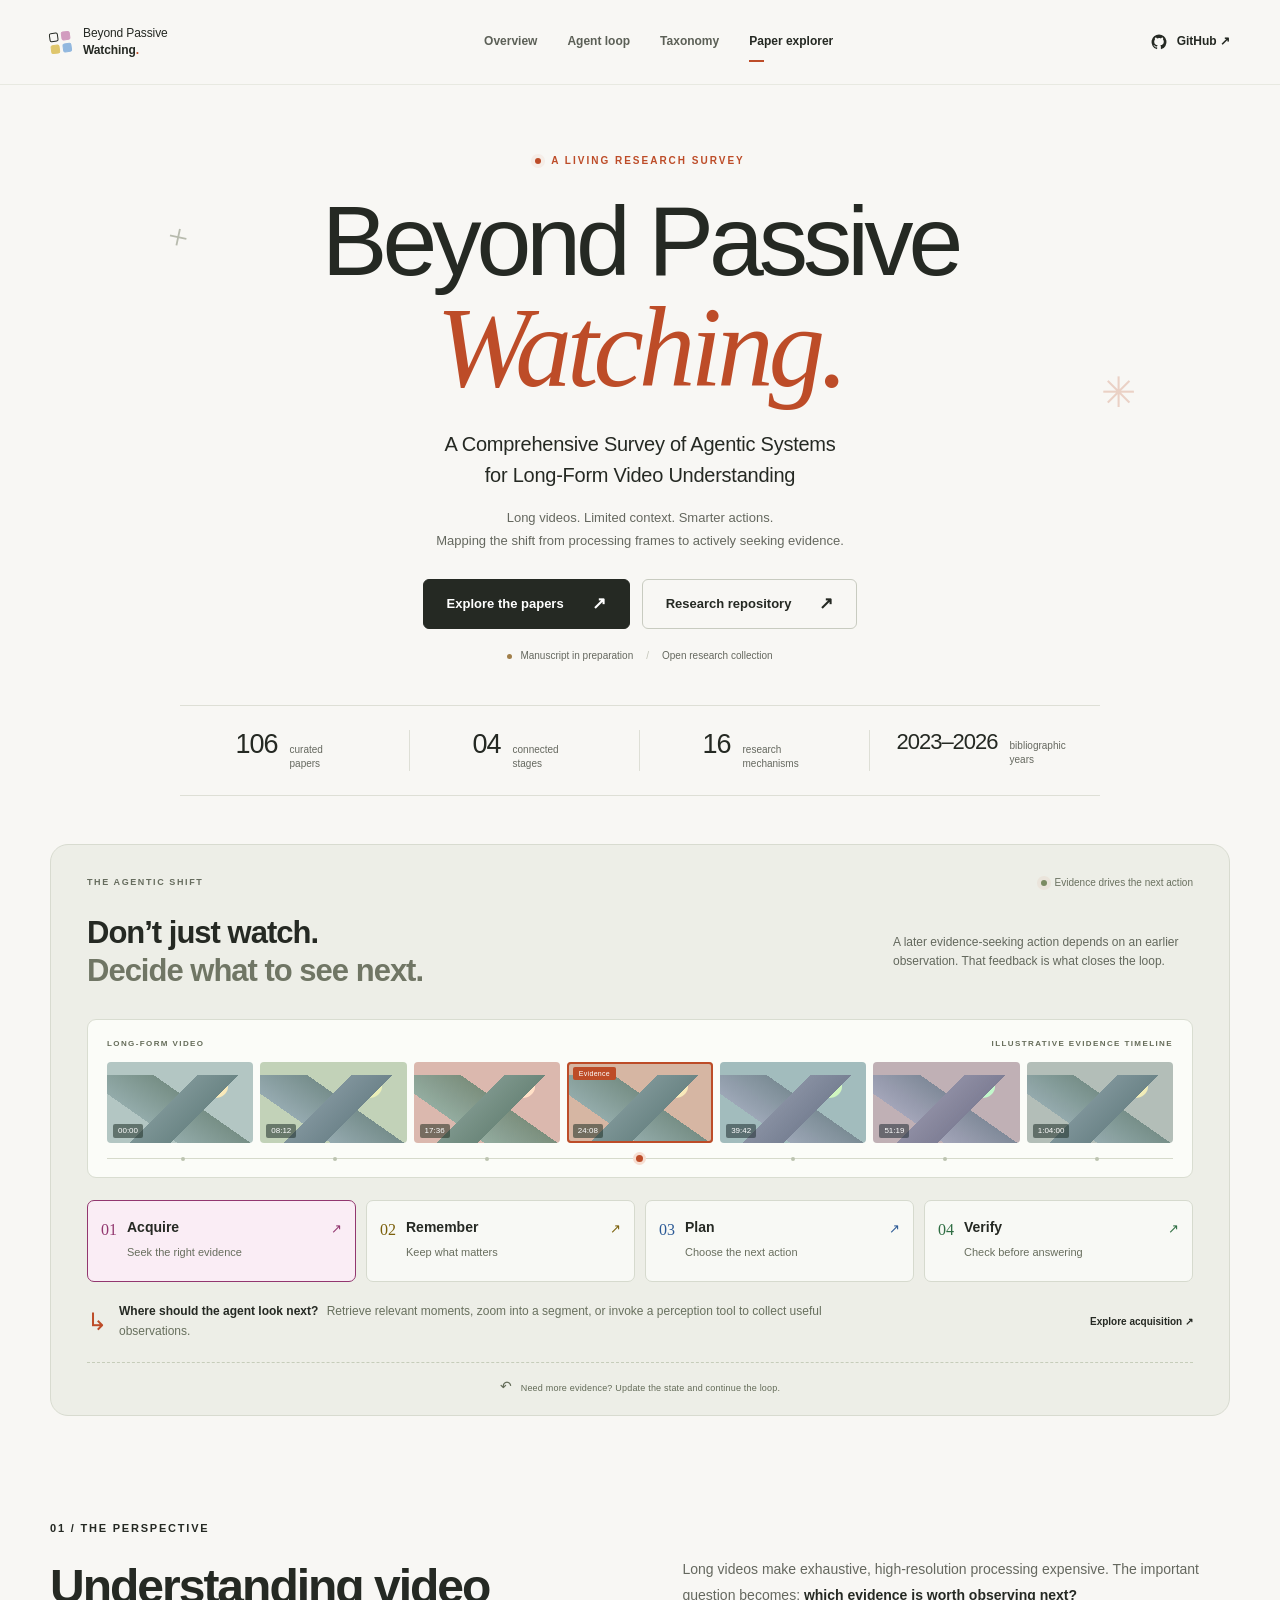
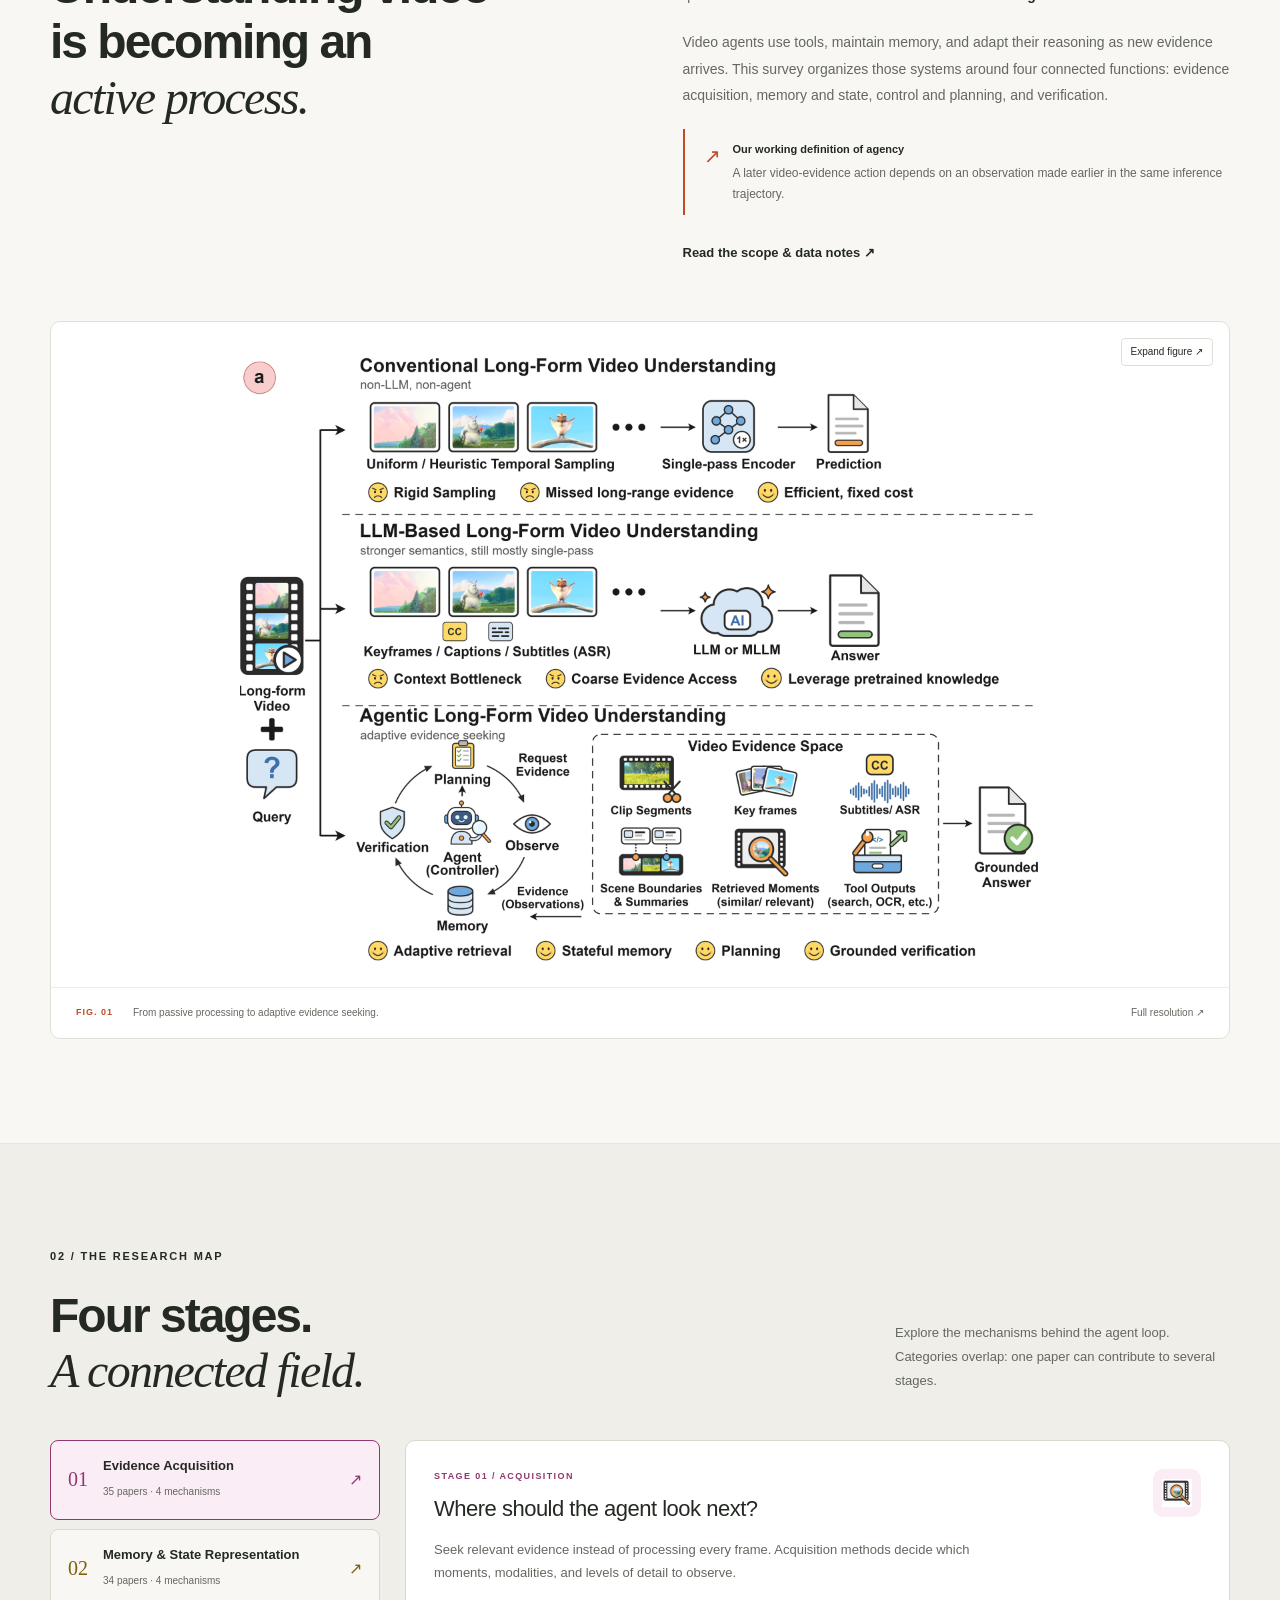
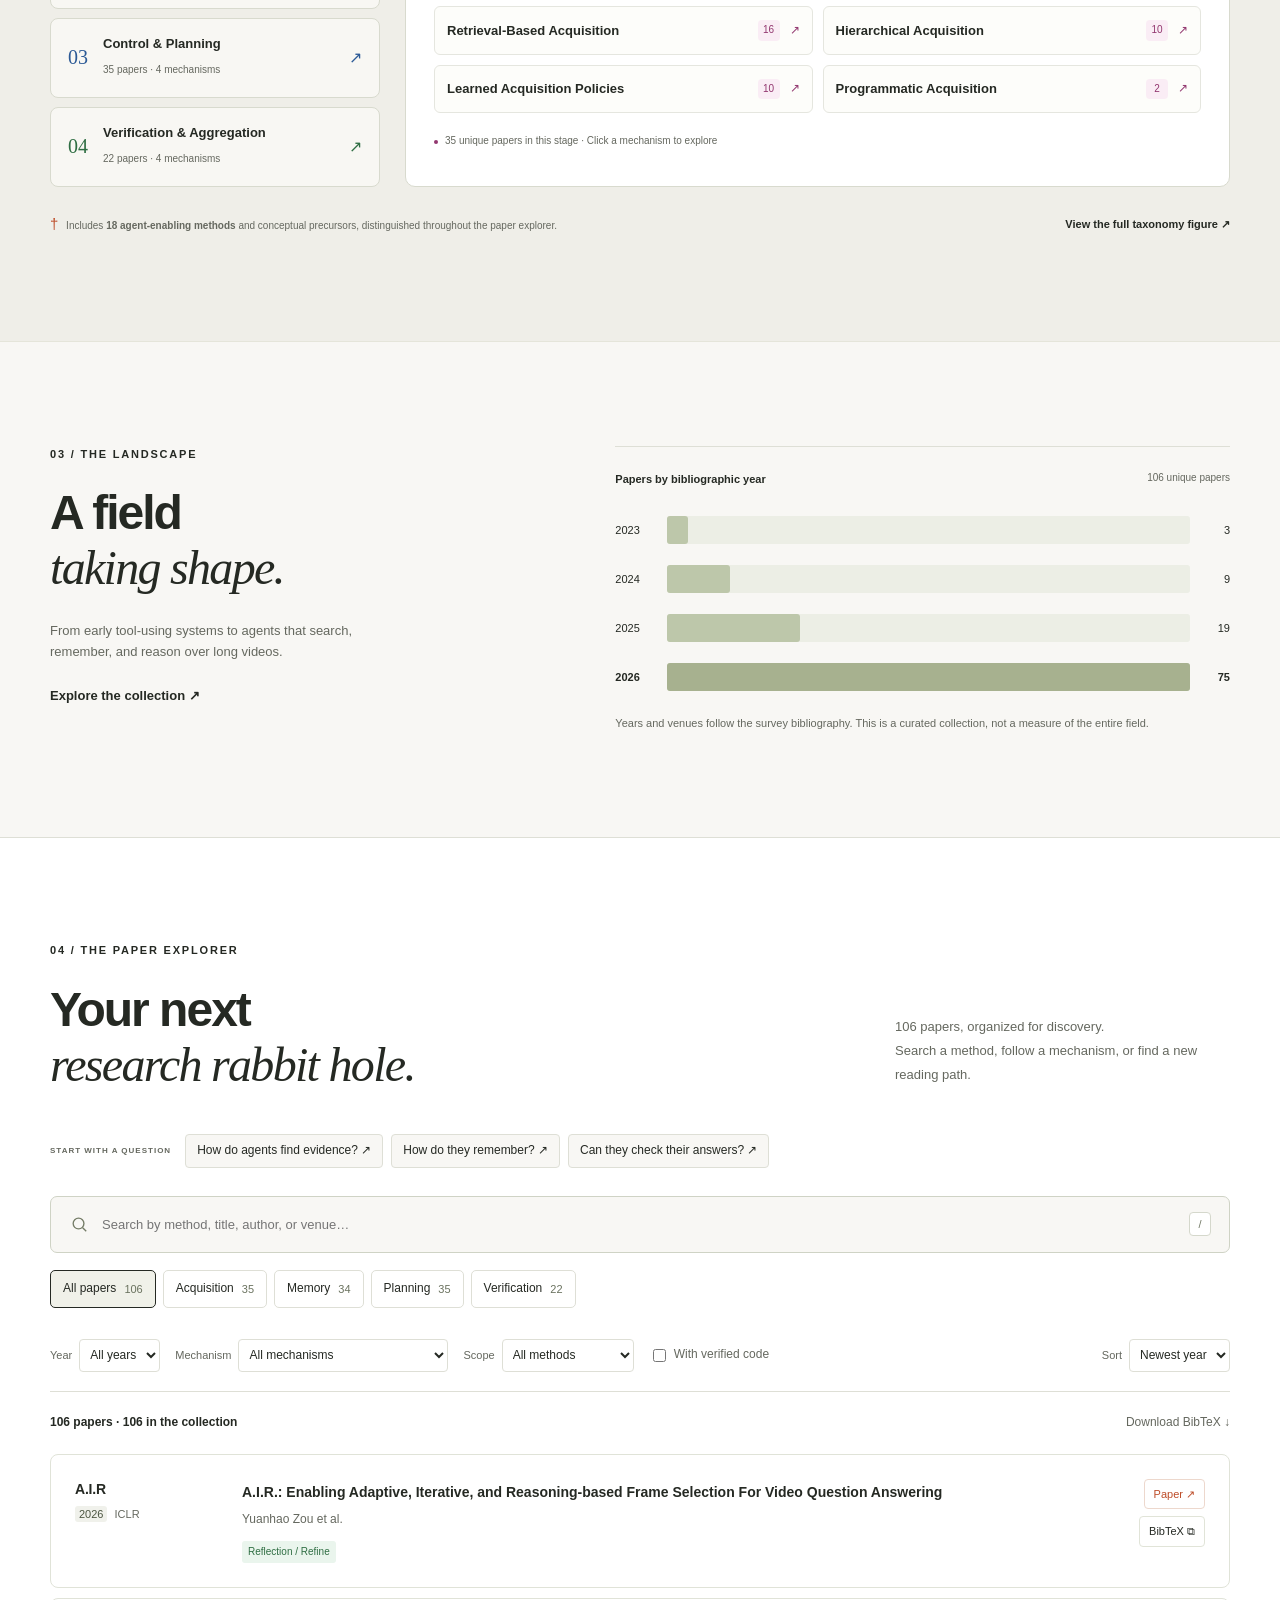
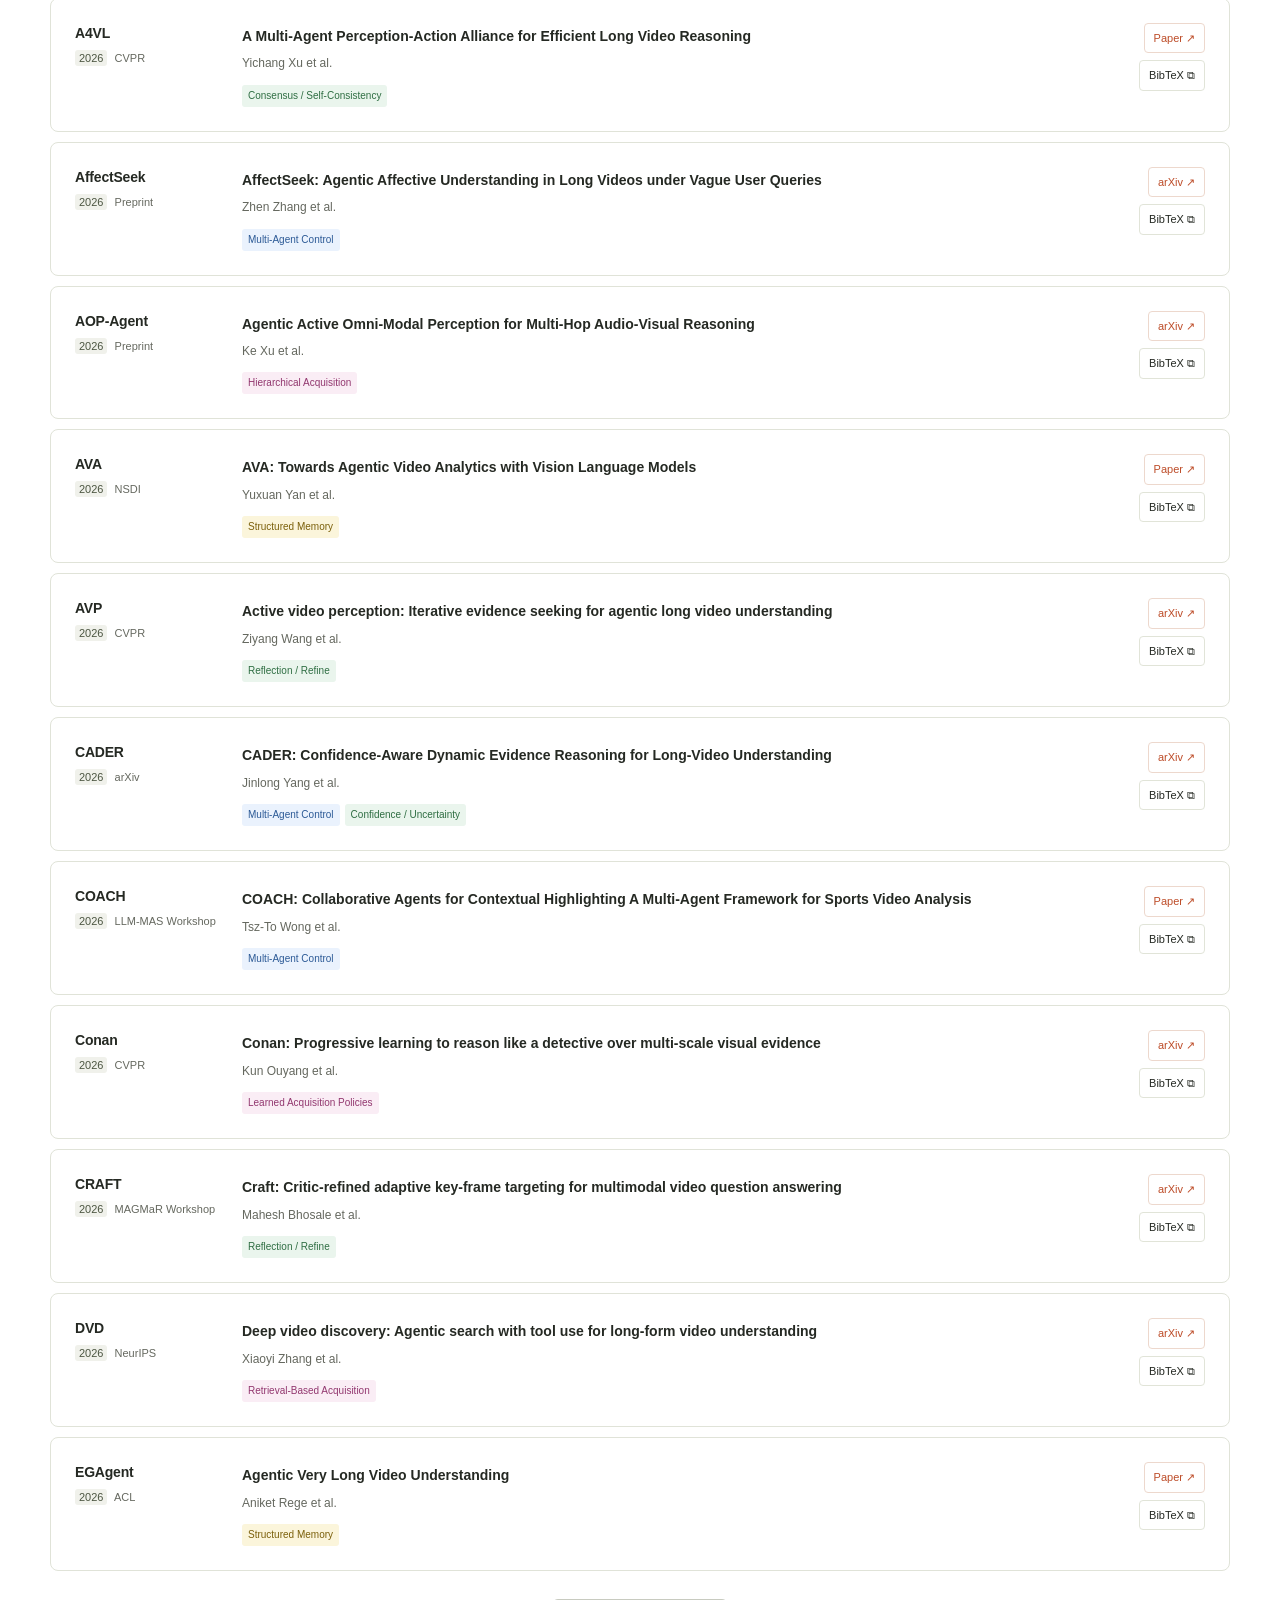
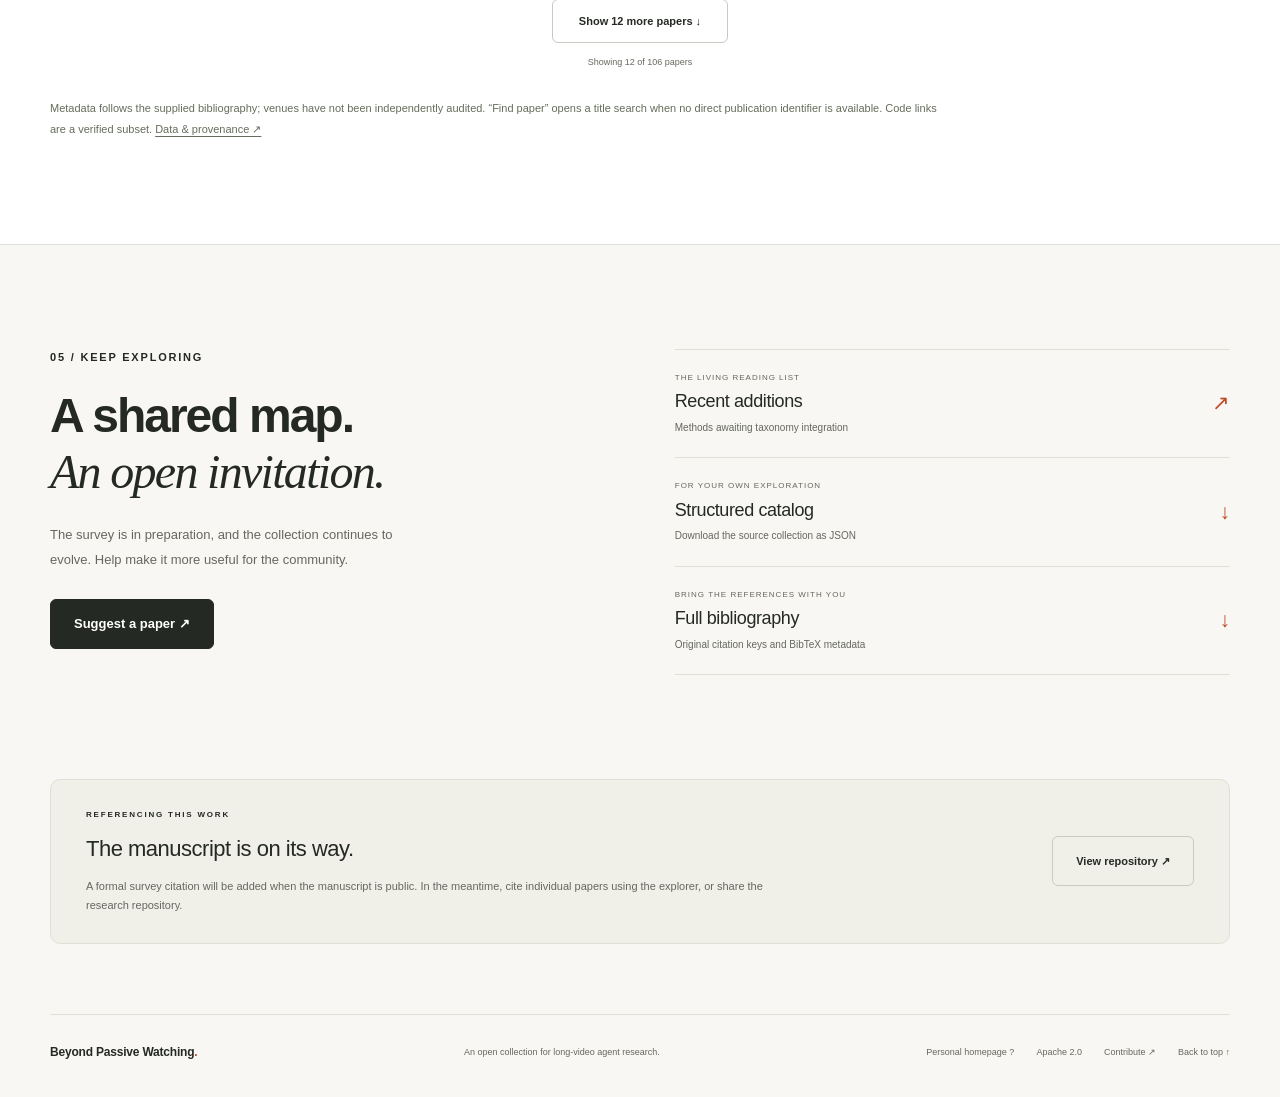
<file: index.html>
<!doctype html>
<html lang="en">
<head>
  <meta charset="utf-8">
  <meta name="viewport" content="width=device-width, initial-scale=1">
  <meta name="theme-color" content="#f8f7f4">
  <title>Beyond Passive Watching · A Survey of Long-Video Agents</title>
  <meta name="description" content="A comprehensive survey of agentic systems for long-form video understanding. Explore 106 papers through acquisition, memory, planning, and verification.">
  <link rel="canonical" href="https://phutran1005.github.io/Awesome-Long-Video-Agent-Papers/">
  <meta property="og:url" content="https://phutran1005.github.io/Awesome-Long-Video-Agent-Papers/">
  <meta property="og:type" content="website">
  <meta property="og:title" content="Beyond Passive Watching">
  <meta property="og:description" content="106 papers. Four stages. One agentic loop. A survey of agentic systems for long-form video understanding.">
  <meta property="og:image" content="https://phutran1005.github.io/Awesome-Long-Video-Agent-Papers/assets/banner.png">
  <meta name="twitter:card" content="summary_large_image">
  <link rel="icon" type="image/svg+xml" href="project-page/favicon.svg">
  <link rel="stylesheet" href="project-page/styles.css">
  <script src="project-page/app.js" defer></script>
</head>
<body>
  <a class="skip-link" href="#main">Skip to content</a>
  <header class="site-header"><div class="nav-wrap container">
    <a class="brand" href="#" aria-label="Beyond Passive Watching home"><span class="brand-icon" aria-hidden="true"><i></i><i></i><i></i><i></i></span><span>Beyond Passive<br><strong>Watching<span>.</span></strong></span></a>
    <nav class="desktop-nav" aria-label="Main navigation"><a href="#overview">Overview</a><a href="#agent-loop">Agent loop</a><a href="#taxonomy">Taxonomy</a><a href="#papers">Paper explorer</a></nav>
    <a class="nav-github" href="https://github.com/PhuTran1005/Awesome-Long-Video-Agent-Papers" target="_blank" rel="noopener noreferrer"><svg viewBox="0 0 24 24" aria-hidden="true"><path d="M12 2a10 10 0 0 0-3.16 19.49c.5.09.68-.22.68-.48v-1.86c-2.78.6-3.37-1.18-3.37-1.18-.45-1.15-1.11-1.46-1.11-1.46-.91-.62.07-.61.07-.61 1 .07 1.53 1.03 1.53 1.03.89 1.53 2.34 1.09 2.91.83.09-.65.35-1.09.64-1.34-2.22-.25-4.56-1.11-4.56-4.94 0-1.09.39-1.98 1.03-2.68-.1-.25-.45-1.27.1-2.65 0 0 .84-.27 2.75 1.02A9.58 9.58 0 0 1 12 6.83c.85 0 1.71.11 2.51.34 1.91-1.29 2.75-1.02 2.75-1.02.55 1.38.2 2.4.1 2.65.64.7 1.03 1.59 1.03 2.68 0 3.84-2.34 4.69-4.57 4.94.36.31.68.92.68 1.85v2.74c0 .27.18.58.69.48A10 10 0 0 0 12 2Z"/></svg><span>GitHub ↗</span></a>
  </div></header>
  <main id="main">
    <section class="hero container" aria-labelledby="hero-title">
      <div class="hero-orbit orbit-one" aria-hidden="true">+</div><div class="hero-orbit orbit-two" aria-hidden="true">✳</div>
      <p class="eyebrow"><span class="status-dot"></span> A living research survey</p>
      <h1 id="hero-title">Beyond Passive<br><em>Watching.</em></h1>
      <p class="hero-subtitle">A Comprehensive Survey of Agentic Systems<br class="desktop-break"> for Long-Form Video Understanding</p>
      <p class="hero-description">Long videos. Limited context. Smarter actions.<br>Mapping the shift from processing frames to actively seeking evidence.</p>
      <div class="hero-actions"><a class="button button-dark" href="#papers">Explore the papers <span aria-hidden="true">↗</span></a><a class="button button-light" href="https://github.com/PhuTran1005/Awesome-Long-Video-Agent-Papers" target="_blank" rel="noopener noreferrer">Research repository <span aria-hidden="true">↗</span></a></div>
      <p class="manuscript-status"><span class="tiny-dot"></span> Manuscript in preparation <span class="status-divider">/</span> Open research collection</p>
      <div class="hero-stats" aria-label="Survey at a glance"><div><strong>106</strong><span>curated papers</span></div><div><strong>04</strong><span>connected stages</span></div><div><strong>16</strong><span>research mechanisms</span></div><div><strong>2023–2026</strong><span>bibliographic years</span></div></div>
    </section>
    <section class="loop-section container" id="agent-loop" aria-labelledby="loop-title"><div class="loop-card">
      <div class="loop-card-top"><span class="eyebrow">The agentic shift</span><span class="loop-top-note"><span class="status-dot"></span> Evidence drives the next action</span></div>
      <div class="loop-heading"><h2 id="loop-title">Don’t just watch.<br><span>Decide what to see next.</span></h2><p>A later evidence-seeking action depends on an earlier observation. That feedback is what closes the loop.</p></div>
      <div class="video-ribbon" aria-hidden="true"><div class="video-label"><span>LONG-FORM VIDEO</span><span>ILLUSTRATIVE EVIDENCE TIMELINE</span></div><div class="filmstrip"><div class="frame f1"><span>00:00</span></div><div class="frame f2"><span>08:12</span></div><div class="frame f3"><span>17:36</span></div><div class="frame f4 selected"><span>24:08</span><i>Evidence</i></div><div class="frame f5"><span>39:42</span></div><div class="frame f6"><span>51:19</span></div><div class="frame f7"><span>1:04:00</span></div></div><div class="timeline"><i></i><i></i><i></i><i class="active"></i><i></i><i></i><i></i></div></div>
      <div class="loop-steps" role="group" aria-label="Explore the four functions of a video agent">
        <button class="loop-step acquisition active" data-loop="0" aria-pressed="true"><span class="step-number">01</span><span><strong>Acquire</strong><small>Seek the right evidence</small></span><span class="step-arrow" aria-hidden="true">↗</span></button>
        <button class="loop-step memory" data-loop="1" aria-pressed="false"><span class="step-number">02</span><span><strong>Remember</strong><small>Keep what matters</small></span><span class="step-arrow" aria-hidden="true">↗</span></button>
        <button class="loop-step control" data-loop="2" aria-pressed="false"><span class="step-number">03</span><span><strong>Plan</strong><small>Choose the next action</small></span><span class="step-arrow" aria-hidden="true">↗</span></button>
        <button class="loop-step verification" data-loop="3" aria-pressed="false"><span class="step-number">04</span><span><strong>Verify</strong><small>Check before answering</small></span><span class="step-arrow" aria-hidden="true">↗</span></button>
      </div>
      <div class="loop-detail" aria-live="polite"><span class="loop-detail-icon" aria-hidden="true">↳</span><p id="loop-description"><strong>Where should the agent look next?</strong> Retrieve relevant moments, zoom into a segment, or invoke a perception tool to collect useful observations.</p><a id="loop-browse" href="#papers" data-filter-stage="evidence-acquisition">Explore acquisition ↗</a></div>
      <div class="feedback-line"><span aria-hidden="true">↶</span> Need more evidence? Update the state and continue the loop.</div>
    </div></section>
    <section class="section container overview" id="overview" aria-labelledby="overview-title">
      <div><p class="eyebrow">01 / The perspective</p><h2 id="overview-title">Understanding video<br>is becoming an<br><em>active process.</em></h2></div>
      <div class="overview-copy"><p>Long videos make exhaustive, high-resolution processing expensive. The important question becomes: <strong>which evidence is worth observing next?</strong></p><p>Video agents use tools, maintain memory, and adapt their reasoning as new evidence arrives. This survey organizes those systems around four connected functions: evidence acquisition, memory and state, control and planning, and verification.</p><div class="definition"><span aria-hidden="true">↗</span><p><strong>Our working definition of agency</strong>A later video-evidence action depends on an observation made earlier in the same inference trajectory.</p></div><a class="text-link" href="https://github.com/PhuTran1005/Awesome-Long-Video-Agent-Papers/blob/main/docs/DATA_NOTES.md" target="_blank" rel="noopener noreferrer">Read the scope &amp; data notes ↗</a></div>
      <figure class="survey-figure"><a href="assets/survey-teaser.png" data-figure="The survey perspective: from passive processing to an agentic loop"><img src="assets/survey-teaser.png" width="2400" height="1824" loading="lazy" alt="Survey diagram comparing conventional video processing, LLM-based understanding, and an agentic loop linking control, acquisition, memory, and verification."><span class="figure-expand" aria-hidden="true">Expand figure ↗</span></a><figcaption><span>FIG. 01</span> From passive processing to adaptive evidence seeking. <a href="assets/survey-teaser.png" target="_blank" rel="noopener noreferrer">Full resolution ↗</a></figcaption></figure>
    </section>
    <section class="taxonomy-section section" id="taxonomy" aria-labelledby="taxonomy-title"><div class="container">
      <div class="section-heading"><div><p class="eyebrow">02 / The research map</p><h2 id="taxonomy-title">Four stages.<br><em>A connected field.</em></h2></div><p>Explore the mechanisms behind the agent loop. Categories overlap: one paper can contribute to several stages.</p></div>
      <div class="taxonomy-layout"><div class="taxonomy-tabs" role="tablist" aria-label="Taxonomy stages" aria-orientation="vertical"><button class="taxonomy-tab acquisition" role="tab" id="tab-evidence-acquisition" aria-controls="panel-evidence-acquisition" aria-selected="true" tabindex="0"><span class="tab-number">01</span><span class="tab-copy"><strong>Evidence Acquisition</strong><small>35 papers · 4 mechanisms</small></span><span class="tab-arrow" aria-hidden="true">↗</span></button>
<button class="taxonomy-tab memory" role="tab" id="tab-memory-state" aria-controls="panel-memory-state" aria-selected="false" tabindex="-1"><span class="tab-number">02</span><span class="tab-copy"><strong>Memory &amp; State Representation</strong><small>34 papers · 4 mechanisms</small></span><span class="tab-arrow" aria-hidden="true">↗</span></button>
<button class="taxonomy-tab control" role="tab" id="tab-control-planning" aria-controls="panel-control-planning" aria-selected="false" tabindex="-1"><span class="tab-number">03</span><span class="tab-copy"><strong>Control &amp; Planning</strong><small>35 papers · 4 mechanisms</small></span><span class="tab-arrow" aria-hidden="true">↗</span></button>
<button class="taxonomy-tab verification" role="tab" id="tab-verification-aggregation" aria-controls="panel-verification-aggregation" aria-selected="false" tabindex="-1"><span class="tab-number">04</span><span class="tab-copy"><strong>Verification &amp; Aggregation</strong><small>22 papers · 4 mechanisms</small></span><span class="tab-arrow" aria-hidden="true">↗</span></button></div><div class="taxonomy-panels"><section class="taxonomy-panel acquisition" role="tabpanel" id="panel-evidence-acquisition" aria-labelledby="tab-evidence-acquisition" tabindex="0"><div class="panel-header"><div><p class="panel-kicker">Stage 01 / Acquisition</p><h3>Where should the agent look next?</h3></div><img class="panel-icon" src="assets/icons/acquisition.png" width="48" height="48" alt="" loading="lazy"></div><p class="panel-description">Seek relevant evidence instead of processing every frame. Acquisition methods decide which moments, modalities, and levels of detail to observe.</p><div class="mechanisms"><a class="mechanism" href="#papers" data-filter-category="evidence-acquisition/retrieval-based" title="Retrieve relevant moments, documents, or multimodal evidence in response to a query."><span>Retrieval-Based Acquisition</span><small>16</small><span aria-hidden="true">↗</span></a><a class="mechanism" href="#papers" data-filter-category="evidence-acquisition/hierarchical" title="Navigate from coarse summaries to finer temporal or spatial evidence."><span>Hierarchical Acquisition</span><small>10</small><span aria-hidden="true">↗</span></a><a class="mechanism" href="#papers" data-filter-category="evidence-acquisition/learned-acquisition" title="Learn when, where, or at what granularity to acquire the next observation."><span>Learned Acquisition Policies</span><small>10</small><span aria-hidden="true">↗</span></a><a class="mechanism" href="#papers" data-filter-category="evidence-acquisition/programmatic" title="Compose executable programs that probe video content with perception tools."><span>Programmatic Acquisition</span><small>2</small><span aria-hidden="true">↗</span></a></div><div class="panel-footer"><span></span>35 unique papers in this stage · Click a mechanism to explore</div></section>
<section class="taxonomy-panel memory" role="tabpanel" id="panel-memory-state" aria-labelledby="tab-memory-state" tabindex="0"><div class="panel-header"><div><p class="panel-kicker">Stage 02 / Memory</p><h3>What should the agent remember?</h3></div><img class="panel-icon" src="assets/icons/memory.png" width="48" height="48" alt="" loading="lazy"></div><p class="panel-description">Make earlier observations useful for later decisions. Memory methods organize, compress, retrieve, and update evidence across long temporal horizons.</p><div class="mechanisms"><a class="mechanism" href="#papers" data-filter-category="memory-state/textual" title="Retain captions, textual summaries, and language-based accounts of past observations."><span>Textual Memory</span><small>6</small><span aria-hidden="true">↗</span></a><a class="mechanism" href="#papers" data-filter-category="memory-state/structured" title="Organize evidence as events, entities, graphs, or other explicitly addressable structures."><span>Structured Memory</span><small>14</small><span aria-hidden="true">↗</span></a><a class="mechanism" href="#papers" data-filter-category="memory-state/compact" title="Maintain compact latent representations that reduce the cost of storing and revisiting video context."><span>Compact Memory Representation</span><small>6</small><span aria-hidden="true">↗</span></a><a class="mechanism" href="#papers" data-filter-category="memory-state/streaming" title="Update memory as new observations arrive and support reasoning over an evolving stream."><span>Streaming Memory Management</span><small>9</small><span aria-hidden="true">↗</span></a></div><div class="panel-footer"><span></span>34 unique papers in this stage · Click a mechanism to explore</div></section>
<section class="taxonomy-panel control" role="tabpanel" id="panel-control-planning" aria-labelledby="tab-control-planning" tabindex="0"><div class="panel-header"><div><p class="panel-kicker">Stage 03 / Planning</p><h3>Which action should the agent take?</h3></div><img class="panel-icon" src="assets/icons/control.png" width="48" height="48" alt="" loading="lazy"></div><p class="panel-description">Turn observations into an actionable next step. Controllers select tools, coordinate agents, and choose how to allocate the reasoning process.</p><div class="mechanisms"><a class="mechanism" href="#papers" data-filter-category="control-planning/autonomous-tool-use" title="Let a controller choose and invoke tools as the evidence and task evolve."><span>Autonomous Tool Use</span><small>8</small><span aria-hidden="true">↗</span></a><a class="mechanism" href="#papers" data-filter-category="control-planning/multi-agent" title="Distribute perception, reasoning, and coordination across collaborating agents."><span>Multi-Agent Control</span><small>14</small><span aria-hidden="true">↗</span></a><a class="mechanism" href="#papers" data-filter-category="control-planning/learned-control" title="Learn action selection and planning policies for long-horizon video reasoning."><span>Learned Control Policies</span><small>8</small><span aria-hidden="true">↗</span></a><a class="mechanism" href="#papers" data-filter-category="control-planning/fixed-workflow" title="Coordinate evidence processing through a predefined sequence of stages."><span>Fixed Workflows</span><small>6</small><span aria-hidden="true">↗</span></a></div><div class="panel-footer"><span></span>35 unique papers in this stage · Click a mechanism to explore</div></section>
<section class="taxonomy-panel verification" role="tabpanel" id="panel-verification-aggregation" aria-labelledby="tab-verification-aggregation" tabindex="0"><div class="panel-header"><div><p class="panel-kicker">Stage 04 / Verification</p><h3>Is the evidence sufficient to answer?</h3></div><img class="panel-icon" src="assets/icons/verification.png" width="48" height="48" alt="" loading="lazy"></div><p class="panel-description">Assess whether an answer is supported. Verification methods compare hypotheses, revisit evidence, express uncertainty, and reconcile competing claims.</p><div class="mechanisms"><a class="mechanism" href="#papers" data-filter-category="verification-aggregation/consensus" title="Compare candidate answers or reasoning paths to assess agreement."><span>Consensus / Self-Consistency</span><small>4</small><span aria-hidden="true">↗</span></a><a class="mechanism" href="#papers" data-filter-category="verification-aggregation/reflection" title="Revisit evidence and revise an answer or plan through feedback."><span>Reflection / Refine</span><small>10</small><span aria-hidden="true">↗</span></a><a class="mechanism" href="#papers" data-filter-category="verification-aggregation/confidence" title="Use uncertainty estimates to guide reasoning and evidence seeking."><span>Confidence / Uncertainty</span><small>3</small><span aria-hidden="true">↗</span></a><a class="mechanism" href="#papers" data-filter-category="verification-aggregation/evidence-alignment" title="Check claims against evidence and reconcile conflicting observations or agent outputs."><span>Evidence Alignment &amp; Adjudication</span><small>6</small><span aria-hidden="true">↗</span></a></div><div class="panel-footer"><span></span>22 unique papers in this stage · Click a mechanism to explore</div></section></div></div>
      <div class="taxonomy-footnote"><p><span class="enabling-symbol">†</span> Includes <strong>18 agent-enabling methods</strong> and conceptual precursors, distinguished throughout the paper explorer.</p><a class="text-link" href="assets/taxonomy.png" data-figure="The complete method-level taxonomy">View the full taxonomy figure ↗</a></div>
    </div></section>
    <section class="section container landscape" aria-labelledby="landscape-title"><div class="landscape-intro"><p class="eyebrow">03 / The landscape</p><h2 id="landscape-title">A field<br><em>taking shape.</em></h2><p>From early tool-using systems to agents that search, remember, and reason over long videos.</p><a class="text-link" href="#papers">Explore the collection ↗</a></div><div class="landscape-chart"><div class="chart-title"><strong>Papers by bibliographic year</strong><span>106 unique papers</span></div><div class="chart-bars" aria-label="Paper counts by bibliographic year"><div class="chart-row"><span class="chart-year">2023</span><div class="chart-track"><span class="chart-fill" style="--bar-width:4.00%"></span></div><span class="chart-value">3</span></div><div class="chart-row"><span class="chart-year">2024</span><div class="chart-track"><span class="chart-fill" style="--bar-width:12.00%"></span></div><span class="chart-value">9</span></div><div class="chart-row"><span class="chart-year">2025</span><div class="chart-track"><span class="chart-fill" style="--bar-width:25.33%"></span></div><span class="chart-value">19</span></div><div class="chart-row"><span class="chart-year">2026</span><div class="chart-track"><span class="chart-fill" style="--bar-width:100.00%"></span></div><span class="chart-value">75</span></div></div><p class="chart-note">Years and venues follow the survey bibliography. This is a curated collection, not a measure of the entire field.</p></div></section>
    <section class="papers-section section" id="papers" aria-labelledby="papers-title"><div class="container">
      <div class="section-heading"><div><p class="eyebrow">04 / The paper explorer</p><h2 id="papers-title">Your next<br><em>research rabbit hole.</em></h2></div><p>106 papers, organized for discovery.<br>Search a method, follow a mechanism, or find a new reading path.</p></div>
      <div class="reading-paths" aria-label="Suggested reading paths"><span>START WITH A QUESTION</span><a href="#papers" data-filter-category="evidence-acquisition/retrieval-based">How do agents find evidence? ↗</a><a href="#papers" data-filter-category="memory-state/structured">How do they remember? ↗</a><a href="#papers" data-filter-category="verification-aggregation/reflection">Can they check their answers? ↗</a></div>
      <div class="explorer-controls" id="explorer-controls" hidden>
        <div class="search-wrap"><svg viewBox="0 0 24 24" fill="none" stroke="currentColor" stroke-width="1.7" aria-hidden="true"><circle cx="10.8" cy="10.8" r="6.8"/><path d="m16 16 4.5 4.5"/></svg><label class="sr-only" for="paper-search">Search papers by method, title, author, or venue</label><input type="search" id="paper-search" placeholder="Search by method, title, author, or venue…" autocomplete="off"><kbd aria-hidden="true">/</kbd></div>
        <div class="stage-filters" role="group" aria-label="Filter by stage"><button class="stage-filter" data-stage="" aria-pressed="true">All papers <span>106</span></button>
<button class="stage-filter acquisition" data-stage="evidence-acquisition" aria-pressed="false">Acquisition <span>35</span></button>
<button class="stage-filter memory" data-stage="memory-state" aria-pressed="false">Memory <span>34</span></button>
<button class="stage-filter control" data-stage="control-planning" aria-pressed="false">Planning <span>35</span></button>
<button class="stage-filter verification" data-stage="verification-aggregation" aria-pressed="false">Verification <span>22</span></button></div>
        <div class="filter-row"><div class="select-wrap"><label for="year-filter">Year</label><select id="year-filter"><option value="">All years</option><option value="2026">2026</option><option value="2025">2025</option><option value="2024">2024</option><option value="2023">2023</option></select></div><div class="select-wrap category-select"><label for="category-filter">Mechanism</label><select id="category-filter"><option value="">All mechanisms</option><optgroup label="Evidence Acquisition">
<option value="evidence-acquisition/retrieval-based" data-stage="evidence-acquisition">Retrieval-Based Acquisition (16)</option>
<option value="evidence-acquisition/hierarchical" data-stage="evidence-acquisition">Hierarchical Acquisition (10)</option>
<option value="evidence-acquisition/learned-acquisition" data-stage="evidence-acquisition">Learned Acquisition Policies (10)</option>
<option value="evidence-acquisition/programmatic" data-stage="evidence-acquisition">Programmatic Acquisition (2)</option>
</optgroup>
<optgroup label="Memory &amp; State Representation">
<option value="memory-state/textual" data-stage="memory-state">Textual Memory (6)</option>
<option value="memory-state/structured" data-stage="memory-state">Structured Memory (14)</option>
<option value="memory-state/compact" data-stage="memory-state">Compact Memory Representation (6)</option>
<option value="memory-state/streaming" data-stage="memory-state">Streaming Memory Management (9)</option>
</optgroup>
<optgroup label="Control &amp; Planning">
<option value="control-planning/autonomous-tool-use" data-stage="control-planning">Autonomous Tool Use (8)</option>
<option value="control-planning/multi-agent" data-stage="control-planning">Multi-Agent Control (14)</option>
<option value="control-planning/learned-control" data-stage="control-planning">Learned Control Policies (8)</option>
<option value="control-planning/fixed-workflow" data-stage="control-planning">Fixed Workflows (6)</option>
</optgroup>
<optgroup label="Verification &amp; Aggregation">
<option value="verification-aggregation/consensus" data-stage="verification-aggregation">Consensus / Self-Consistency (4)</option>
<option value="verification-aggregation/reflection" data-stage="verification-aggregation">Reflection / Refine (10)</option>
<option value="verification-aggregation/confidence" data-stage="verification-aggregation">Confidence / Uncertainty (3)</option>
<option value="verification-aggregation/evidence-alignment" data-stage="verification-aggregation">Evidence Alignment &amp; Adjudication (6)</option>
</optgroup></select></div><div class="select-wrap"><label for="type-filter">Scope</label><select id="type-filter"><option value="">All methods</option><option value="core">Core video agents</option><option value="enabling">Agent-enabling †</option></select></div><label class="code-filter"><input type="checkbox" id="code-filter"><span>With verified code</span></label><div class="select-wrap sort-select"><label for="sort-filter">Sort</label><select id="sort-filter"><option value="newest">Newest year</option><option value="oldest">Oldest year</option><option value="name">Method A–Z</option></select></div></div>
      </div>
      <div class="results-toolbar"><p id="result-count" role="status" aria-live="polite">106 papers in the collection</p><button class="reset-button" id="reset-filters" hidden>Clear filters ×</button><a href="references.bib" download>Download BibTeX ↓</a></div>
      <noscript><p class="notice">All papers are listed below. Enable JavaScript to search, filter, and copy individual citations.</p></noscript>
      <div class="paper-list" id="paper-list"><article class="paper-card" data-paper-id="zou2026air" id="paper-zou2026air">
<div class="paper-identity"><div class="paper-method">A.I.R</div><div class="paper-meta"><span class="paper-year">2026</span> ICLR</div></div>
<div class="paper-body"><a class="paper-title" href="https://openreview.net/forum?id=SZVpOKw0YD" target="_blank" rel="noopener noreferrer">A.I.R.: Enabling Adaptive, Iterative, and Reasoning-based Frame Selection For Video Question Answering</a><p class="paper-authors" title="Yuanhao Zou and Shengji Jin and Andong Deng and Youpeng Zhao and Jun Wang and Chen Chen">Yuanhao Zou et al.</p><div class="paper-tags"><a class="paper-tag verification" href="#papers" data-filter-category="verification-aggregation/reflection">Reflection / Refine</a></div></div>
<div class="paper-links"><a class="publication-link" href="https://openreview.net/forum?id=SZVpOKw0YD" target="_blank" rel="noopener noreferrer" aria-label="Paper for A.I.R">Paper ↗</a><button data-cite="zou2026air" aria-label="BibTeX for A.I.R" hidden>BibTeX ⧉</button></div></article>
<article class="paper-card" data-paper-id="a4vl" id="paper-a4vl">
<div class="paper-identity"><div class="paper-method">A4VL</div><div class="paper-meta"><span class="paper-year">2026</span> CVPR</div></div>
<div class="paper-body"><a class="paper-title" href="https://openreview.net/forum?id=N3kgr2kNGt" target="_blank" rel="noopener noreferrer">A Multi-Agent Perception-Action Alliance for Efficient Long Video Reasoning</a><p class="paper-authors" title="Yichang Xu and Gaowen Liu and Ramana Rao Kompella and Tiansheng Huang and Sihao Hu and Fatih Ilhan and Selim Furkan Tekin and Zachary Yahn and Ling Liu">Yichang Xu et al.</p><div class="paper-tags"><a class="paper-tag verification" href="#papers" data-filter-category="verification-aggregation/consensus">Consensus / Self-Consistency</a></div></div>
<div class="paper-links"><a class="publication-link" href="https://openreview.net/forum?id=N3kgr2kNGt" target="_blank" rel="noopener noreferrer" aria-label="Paper for A4VL">Paper ↗</a><button data-cite="a4vl" aria-label="BibTeX for A4VL" hidden>BibTeX ⧉</button></div></article>
<article class="paper-card" data-paper-id="zhang2026affectseekagenticaffectiveunderstanding" id="paper-zhang2026affectseekagenticaffectiveunderstanding">
<div class="paper-identity"><div class="paper-method">AffectSeek</div><div class="paper-meta"><span class="paper-year">2026</span> Preprint</div></div>
<div class="paper-body"><a class="paper-title" href="https://arxiv.org/abs/2605.05640" target="_blank" rel="noopener noreferrer">AffectSeek: Agentic Affective Understanding in Long Videos under Vague User Queries</a><p class="paper-authors" title="Zhen Zhang and Yuhang Yang and Yunxiang Jiang and Yuhuan Lu and Haifeng Lu and Zheng Lian and Runhao Zeng and Xiping Hu">Zhen Zhang et al.</p><div class="paper-tags"><a class="paper-tag control" href="#papers" data-filter-category="control-planning/multi-agent">Multi-Agent Control</a></div></div>
<div class="paper-links"><a class="publication-link" href="https://arxiv.org/abs/2605.05640" target="_blank" rel="noopener noreferrer" aria-label="arXiv for AffectSeek">arXiv ↗</a><button data-cite="zhang2026affectseekagenticaffectiveunderstanding" aria-label="BibTeX for AffectSeek" hidden>BibTeX ⧉</button></div></article>
<article class="paper-card" data-paper-id="xu2026agenticactiveomnimodalperception" id="paper-xu2026agenticactiveomnimodalperception">
<div class="paper-identity"><div class="paper-method">AOP-Agent</div><div class="paper-meta"><span class="paper-year">2026</span> Preprint</div></div>
<div class="paper-body"><a class="paper-title" href="https://arxiv.org/abs/2605.28192" target="_blank" rel="noopener noreferrer">Agentic Active Omni-Modal Perception for Multi-Hop Audio-Visual Reasoning</a><p class="paper-authors" title="Ke Xu and Yuhao Wang and Ziyang Cheng and Hongcheng Liu and Yanfeng Wang and Yu Wang">Ke Xu et al.</p><div class="paper-tags"><a class="paper-tag acquisition" href="#papers" data-filter-category="evidence-acquisition/hierarchical">Hierarchical Acquisition</a></div></div>
<div class="paper-links"><a class="publication-link" href="https://arxiv.org/abs/2605.28192" target="_blank" rel="noopener noreferrer" aria-label="arXiv for AOP-Agent">arXiv ↗</a><button data-cite="xu2026agenticactiveomnimodalperception" aria-label="BibTeX for AOP-Agent" hidden>BibTeX ⧉</button></div></article>
<article class="paper-card" data-paper-id="yan2026ava" id="paper-yan2026ava">
<div class="paper-identity"><div class="paper-method">AVA</div><div class="paper-meta"><span class="paper-year">2026</span> NSDI</div></div>
<div class="paper-body"><a class="paper-title" href="https://www.usenix.org/conference/nsdi26/presentation/yan" target="_blank" rel="noopener noreferrer">AVA: Towards Agentic Video Analytics with Vision Language Models</a><p class="paper-authors" title="Yan, Yuxuan and Jiang, Shiqi and Cao, Ting and Yang, Yifan and Yang, Qianqian and Shu, Yuanchao and Yang, Yuqing and Qiu, Lili">Yuxuan Yan et al.</p><div class="paper-tags"><a class="paper-tag memory" href="#papers" data-filter-category="memory-state/structured">Structured Memory</a></div></div>
<div class="paper-links"><a class="publication-link" href="https://www.usenix.org/conference/nsdi26/presentation/yan" target="_blank" rel="noopener noreferrer" aria-label="Paper for AVA">Paper ↗</a><button data-cite="yan2026ava" aria-label="BibTeX for AVA" hidden>BibTeX ⧉</button></div></article>
<article class="paper-card" data-paper-id="avp" id="paper-avp">
<div class="paper-identity"><div class="paper-method">AVP</div><div class="paper-meta"><span class="paper-year">2026</span> CVPR</div></div>
<div class="paper-body"><a class="paper-title" href="https://arxiv.org/abs/2512.05774" target="_blank" rel="noopener noreferrer">Active video perception: Iterative evidence seeking for agentic long video understanding</a><p class="paper-authors" title="Wang, Ziyang and Zhou, Honglu and Wang, Shijie and Li, Junnan and Xiong, Caiming and Savarese, Silvio and Bansal, Mohit and Ryoo, Michael S and Niebles, Juan Carlos">Ziyang Wang et al.</p><div class="paper-tags"><a class="paper-tag verification" href="#papers" data-filter-category="verification-aggregation/reflection">Reflection / Refine</a></div></div>
<div class="paper-links"><a class="publication-link" href="https://arxiv.org/abs/2512.05774" target="_blank" rel="noopener noreferrer" aria-label="arXiv for AVP">arXiv ↗</a><button data-cite="avp" aria-label="BibTeX for AVP" hidden>BibTeX ⧉</button></div></article>
<article class="paper-card" data-paper-id="yang2026cader" id="paper-yang2026cader">
<div class="paper-identity"><div class="paper-method">CADER</div><div class="paper-meta"><span class="paper-year">2026</span> arXiv</div></div>
<div class="paper-body"><a class="paper-title" href="https://arxiv.org/abs/2607.24582" target="_blank" rel="noopener noreferrer">CADER: Confidence-Aware Dynamic Evidence Reasoning for Long-Video Understanding</a><p class="paper-authors" title="Yang, Jinlong and Zhang, Wenhao and Lin, Kuanwei and Cheng, Sijie">Jinlong Yang et al.</p><div class="paper-tags"><a class="paper-tag control" href="#papers" data-filter-category="control-planning/multi-agent">Multi-Agent Control</a><a class="paper-tag verification" href="#papers" data-filter-category="verification-aggregation/confidence">Confidence / Uncertainty</a></div></div>
<div class="paper-links"><a class="publication-link" href="https://arxiv.org/abs/2607.24582" target="_blank" rel="noopener noreferrer" aria-label="arXiv for CADER">arXiv ↗</a><button data-cite="yang2026cader" aria-label="BibTeX for CADER" hidden>BibTeX ⧉</button></div></article>
<article class="paper-card" data-paper-id="wong2025coach" id="paper-wong2025coach">
<div class="paper-identity"><div class="paper-method">COACH</div><div class="paper-meta"><span class="paper-year">2026</span> LLM-MAS Workshop</div></div>
<div class="paper-body"><a class="paper-title" href="https://openreview.net/forum?id=PrJ80Pvii2" target="_blank" rel="noopener noreferrer">COACH: Collaborative Agents for Contextual Highlighting A Multi-Agent Framework for Sports Video Analysis</a><p class="paper-authors" title="Tsz-To Wong and Ching-Chun Huang and Hong-Han Shuai">Tsz-To Wong et al.</p><div class="paper-tags"><a class="paper-tag control" href="#papers" data-filter-category="control-planning/multi-agent">Multi-Agent Control</a></div></div>
<div class="paper-links"><a class="publication-link" href="https://openreview.net/forum?id=PrJ80Pvii2" target="_blank" rel="noopener noreferrer" aria-label="Paper for COACH">Paper ↗</a><button data-cite="wong2025coach" aria-label="BibTeX for COACH" hidden>BibTeX ⧉</button></div></article>
<article class="paper-card" data-paper-id="ouyang2026conan" id="paper-ouyang2026conan">
<div class="paper-identity"><div class="paper-method">Conan</div><div class="paper-meta"><span class="paper-year">2026</span> CVPR</div></div>
<div class="paper-body"><a class="paper-title" href="https://arxiv.org/abs/2510.20470" target="_blank" rel="noopener noreferrer">Conan: Progressive learning to reason like a detective over multi-scale visual evidence</a><p class="paper-authors" title="Ouyang, Kun and Liu, Yuanxin and Yao, Linli and Cai, Yishuo and Zhou, Hao and Meng, Fandong and Zhou, Jie and Sun, Xu">Kun Ouyang et al.</p><div class="paper-tags"><a class="paper-tag acquisition" href="#papers" data-filter-category="evidence-acquisition/learned-acquisition">Learned Acquisition Policies</a></div></div>
<div class="paper-links"><a class="publication-link" href="https://arxiv.org/abs/2510.20470" target="_blank" rel="noopener noreferrer" aria-label="arXiv for Conan">arXiv ↗</a><button data-cite="ouyang2026conan" aria-label="BibTeX for Conan" hidden>BibTeX ⧉</button></div></article>
<article class="paper-card" data-paper-id="bhosale2026craft" id="paper-bhosale2026craft">
<div class="paper-identity"><div class="paper-method">CRAFT</div><div class="paper-meta"><span class="paper-year">2026</span> MAGMaR Workshop</div></div>
<div class="paper-body"><a class="paper-title" href="https://arxiv.org/abs/2605.19075" target="_blank" rel="noopener noreferrer">Craft: Critic-refined adaptive key-frame targeting for multimodal video question answering</a><p class="paper-authors" title="Bhosale, Mahesh and Wasi, Abdul and Trivedi, Vishvesh and Yan, Pengyu and Gorugantu, Akhil VSS and Doermann, David">Mahesh Bhosale et al.</p><div class="paper-tags"><a class="paper-tag verification" href="#papers" data-filter-category="verification-aggregation/reflection">Reflection / Refine</a></div></div>
<div class="paper-links"><a class="publication-link" href="https://arxiv.org/abs/2605.19075" target="_blank" rel="noopener noreferrer" aria-label="arXiv for CRAFT">arXiv ↗</a><button data-cite="bhosale2026craft" aria-label="BibTeX for CRAFT" hidden>BibTeX ⧉</button></div></article>
<article class="paper-card" data-paper-id="dvd" id="paper-dvd">
<div class="paper-identity"><div class="paper-method">DVD</div><div class="paper-meta"><span class="paper-year">2026</span> NeurIPS</div></div>
<div class="paper-body"><a class="paper-title" href="https://arxiv.org/abs/2505.18079" target="_blank" rel="noopener noreferrer">Deep video discovery: Agentic search with tool use for long-form video understanding</a><p class="paper-authors" title="Zhang, Xiaoyi and Jia, Zhaoyang and Guo, Zongyu and Li, Jiahao and Li, Bin and Li, Houqiang and Lu, Yan">Xiaoyi Zhang et al.</p><div class="paper-tags"><a class="paper-tag acquisition" href="#papers" data-filter-category="evidence-acquisition/retrieval-based">Retrieval-Based Acquisition</a></div></div>
<div class="paper-links"><a class="publication-link" href="https://arxiv.org/abs/2505.18079" target="_blank" rel="noopener noreferrer" aria-label="arXiv for DVD">arXiv ↗</a><button data-cite="dvd" aria-label="BibTeX for DVD" hidden>BibTeX ⧉</button></div></article>
<article class="paper-card" data-paper-id="egagent" id="paper-egagent">
<div class="paper-identity"><div class="paper-method">EGAgent</div><div class="paper-meta"><span class="paper-year">2026</span> ACL</div></div>
<div class="paper-body"><a class="paper-title" href="https://aclanthology.org/2026.acl-long.2161/" target="_blank" rel="noopener noreferrer">Agentic Very Long Video Understanding</a><p class="paper-authors" title="Rege, Aniket and Sadhu, Arka and Li, Yuliang and Li, Kejie and Vinayak, Ramya Korlakai and Chai, Yuning and Lee, Yong Jae and Kim, Hyo Jin">Aniket Rege et al.</p><div class="paper-tags"><a class="paper-tag memory" href="#papers" data-filter-category="memory-state/structured">Structured Memory</a></div></div>
<div class="paper-links"><a class="publication-link" href="https://aclanthology.org/2026.acl-long.2161/" target="_blank" rel="noopener noreferrer" aria-label="Paper for EGAgent">Paper ↗</a><button data-cite="egagent" aria-label="BibTeX for EGAgent" hidden>BibTeX ⧉</button></div></article>
<article class="paper-card" data-paper-id="tian2026ego" id="paper-tian2026ego">
<div class="paper-identity"><div class="paper-method">Ego-R1</div><div class="paper-meta"><span class="paper-year">2026</span> TPAMI</div></div>
<div class="paper-body"><a class="paper-title" href="https://arxiv.org/abs/2506.13654" target="_blank" rel="noopener noreferrer">Ego-R1: Agentic Chain-of-Tool-Thought for Ultra-Long Egocentric Video Reasoning</a><p class="paper-authors" title="Tian, Shulin and Wang, Ruiqi and Guo, Hongming and Wu, Penghao and Dong, Yuhao and Wang, Xiuying and Yang, Jingkang and Zhang, Hao and Zhu, Hongyuan and Liu, Ziwei">Shulin Tian et al.</p><div class="paper-tags"><a class="paper-tag control" href="#papers" data-filter-category="control-planning/learned-control">Learned Control Policies</a></div></div>
<div class="paper-links"><a class="publication-link" href="https://arxiv.org/abs/2506.13654" target="_blank" rel="noopener noreferrer" aria-label="arXiv for Ego-R1">arXiv ↗</a><button data-cite="tian2026ego" aria-label="BibTeX for Ego-R1" hidden>BibTeX ⧉</button></div></article>
<article class="paper-card" data-paper-id="eva" id="paper-eva">
<div class="paper-identity"><div class="paper-method">EVA</div><div class="paper-meta"><span class="paper-year">2026</span> CVPR</div></div>
<div class="paper-body"><a class="paper-title" href="https://arxiv.org/abs/2603.22918" target="_blank" rel="noopener noreferrer">EVA: Efficient Reinforcement Learning for End-to-End Video Agent</a><p class="paper-authors" title="Zhang, Yaolun and Wang, Ruohui and Wang, Jiahao and Tang, Yepeng and Zheng, Xuanyu and Duan, Haonan and Lu, Hao and Deng, Hanming and Lu, Lewei">Yaolun Zhang et al.</p><div class="paper-tags"><a class="paper-tag control" href="#papers" data-filter-category="control-planning/learned-control">Learned Control Policies</a><a class="paper-tag acquisition" href="#papers" data-filter-category="evidence-acquisition/learned-acquisition">Learned Acquisition Policies</a></div></div>
<div class="paper-links"><a class="publication-link" href="https://arxiv.org/abs/2603.22918" target="_blank" rel="noopener noreferrer" aria-label="arXiv for EVA">arXiv ↗</a><button data-cite="eva" aria-label="BibTeX for EVA" hidden>BibTeX ⧉</button></div></article>
<article class="paper-card" data-paper-id="wen2026eventmemagenthierarchicaleventcentricmemory" id="paper-wen2026eventmemagenthierarchicaleventcentricmemory">
<div class="paper-identity"><div class="paper-method">EventMemAgent</div><div class="paper-meta"><span class="paper-year">2026</span> Preprint</div></div>
<div class="paper-body"><a class="paper-title" href="https://arxiv.org/abs/2602.15329" target="_blank" rel="noopener noreferrer">EventMemAgent: Hierarchical Event-Centric Memory for Online Video Understanding with Adaptive Tool Use</a><p class="paper-authors" title="Siwei Wen and Zhangcheng Wang and Xingjian Zhang and Lei Huang and Wenjun Wu">Siwei Wen et al.</p><div class="paper-tags"><a class="paper-tag acquisition" href="#papers" data-filter-category="evidence-acquisition/retrieval-based">Retrieval-Based Acquisition</a><a class="paper-tag acquisition" href="#papers" data-filter-category="evidence-acquisition/learned-acquisition">Learned Acquisition Policies</a><a class="paper-tag memory" href="#papers" data-filter-category="memory-state/structured">Structured Memory</a></div></div>
<div class="paper-links"><a class="publication-link" href="https://arxiv.org/abs/2602.15329" target="_blank" rel="noopener noreferrer" aria-label="arXiv for EventMemAgent">arXiv ↗</a><button data-cite="wen2026eventmemagenthierarchicaleventcentricmemory" aria-label="BibTeX for EventMemAgent" hidden>BibTeX ⧉</button></div></article>
<article class="paper-card" data-paper-id="plou2026falconeye" id="paper-plou2026falconeye">
<div class="paper-identity"><div class="paper-method">FALCONEye</div><div class="paper-meta"><span class="paper-year">2026</span> WACV</div></div>
<div class="paper-body"><a class="paper-title" href="https://scholar.google.com/scholar?q=%22FALCONEye%3A%20Finding%20Answers%20and%20Localizing%20Content%20in%20ONE-hour-long%20videos%20with%20multi-modal%20LLMs%22" target="_blank" rel="noopener noreferrer">FALCONEye: Finding Answers and Localizing Content in ONE-hour-long videos with multi-modal LLMs</a><p class="paper-authors" title="Plou, Carlos and Borja, Cesar and Martinez-Cantin, Ruben and Murillo, Ana C">Carlos Plou et al.</p><div class="paper-tags"><a class="paper-tag acquisition" href="#papers" data-filter-category="evidence-acquisition/retrieval-based">Retrieval-Based Acquisition</a><a class="paper-tag verification" href="#papers" data-filter-category="verification-aggregation/confidence">Confidence / Uncertainty</a></div></div>
<div class="paper-links"><a class="publication-link" href="https://scholar.google.com/scholar?q=%22FALCONEye%3A%20Finding%20Answers%20and%20Localizing%20Content%20in%20ONE-hour-long%20videos%20with%20multi-modal%20LLMs%22" target="_blank" rel="noopener noreferrer" aria-label="Find paper for FALCONEye">Find paper ↗</a><button data-cite="plou2026falconeye" aria-label="BibTeX for FALCONEye" hidden>BibTeX ⧉</button></div></article>
<article class="paper-card" data-paper-id="chi2026gopagenmotionawareefficientagentic" id="paper-chi2026gopagenmotionawareefficientagentic">
<div class="paper-identity"><div class="paper-method">GOPAgen</div><div class="paper-meta"><span class="paper-year">2026</span> Preprint</div></div>
<div class="paper-body"><a class="paper-title" href="https://arxiv.org/abs/2606.06532" target="_blank" rel="noopener noreferrer">GOPAgen: Motion-Aware and Efficient Agentic Long-Video Understanding with Structural Memory and Hierarchical Reasoning</a><p class="paper-authors" title="Haozhe Chi and Yang Jin and Yadong Mu">Haozhe Chi et al.</p><div class="paper-tags"><a class="paper-tag acquisition" href="#papers" data-filter-category="evidence-acquisition/hierarchical">Hierarchical Acquisition</a></div></div>
<div class="paper-links"><a class="publication-link" href="https://arxiv.org/abs/2606.06532" target="_blank" rel="noopener noreferrer" aria-label="arXiv for GOPAgen">arXiv ↗</a><button data-cite="chi2026gopagenmotionawareefficientagentic" aria-label="BibTeX for GOPAgen" hidden>BibTeX ⧉</button></div></article>
<article class="paper-card" data-paper-id="yin2026hierarchical" id="paper-yin2026hierarchical">
<div class="paper-identity"><div class="paper-method">HAVEN</div><div class="paper-meta"><span class="paper-year">2026</span> CVPR</div></div>
<div class="paper-body"><a class="paper-title" href="https://scholar.google.com/scholar?q=%22Hierarchical%20Long%20Video%20Understanding%20with%20Audiovisual%20Entity%20Cohesion%20and%20Agentic%20Search%22" target="_blank" rel="noopener noreferrer">Hierarchical Long Video Understanding with Audiovisual Entity Cohesion and Agentic Search</a><p class="paper-authors" title="Yin, Xinlei and Peng, Xiulian and Li, Xiao and Xiong, Zhiwei and Lu, Yan">Xinlei Yin et al.</p><div class="paper-tags"><a class="paper-tag acquisition" href="#papers" data-filter-category="evidence-acquisition/hierarchical">Hierarchical Acquisition</a></div></div>
<div class="paper-links"><a class="publication-link" href="https://scholar.google.com/scholar?q=%22Hierarchical%20Long%20Video%20Understanding%20with%20Audiovisual%20Entity%20Cohesion%20and%20Agentic%20Search%22" target="_blank" rel="noopener noreferrer" aria-label="Find paper for HAVEN">Find paper ↗</a><button data-cite="yin2026hierarchical" aria-label="BibTeX for HAVEN" hidden>BibTeX ⧉</button></div></article>
<article class="paper-card" data-paper-id="zhu2026hicrewhierarchicalreasoninglongform" id="paper-zhu2026hicrewhierarchicalreasoninglongform">
<div class="paper-identity"><div class="paper-method">HiCrew</div><div class="paper-meta"><span class="paper-year">2026</span> Preprint</div></div>
<div class="paper-body"><a class="paper-title" href="https://arxiv.org/abs/2604.21444" target="_blank" rel="noopener noreferrer">HiCrew: Hierarchical Reasoning for Long-Form Video Understanding via Question-Aware Multi-Agent Collaboration</a><p class="paper-authors" title="Yuehan Zhu and Jingqi Zhao and Jiawen Zhao and Xudong Mao and Baoquan Zhao">Yuehan Zhu et al.</p><div class="paper-tags"><a class="paper-tag control" href="#papers" data-filter-category="control-planning/multi-agent">Multi-Agent Control</a></div></div>
<div class="paper-links"><a class="publication-link" href="https://arxiv.org/abs/2604.21444" target="_blank" rel="noopener noreferrer" aria-label="arXiv for HiCrew">arXiv ↗</a><button data-cite="zhu2026hicrewhierarchicalreasoninglongform" aria-label="BibTeX for HiCrew" hidden>BibTeX ⧉</button></div></article>
<article class="paper-card" data-paper-id="ji2026homerunderstandinglongformvideos" id="paper-ji2026homerunderstandinglongformvideos">
<div class="paper-identity"><div class="paper-method">Homer</div><div class="paper-meta"><span class="paper-year">2026</span> Preprint</div></div>
<div class="paper-body"><a class="paper-title" href="https://arxiv.org/abs/2607.02588" target="_blank" rel="noopener noreferrer">Homer: Understanding Long-form Videos with Hierarchical Memory and Agentic Reasoning</a><p class="paper-authors" title="Yixin Ji and Fanghua Ye and Juntao Li and Bo Zhao and Zexuan Qiu and Zhaopeng Tu and Liefeng Bo and Min Zhang">Yixin Ji et al.</p><div class="paper-tags"><a class="paper-tag acquisition" href="#papers" data-filter-category="evidence-acquisition/hierarchical">Hierarchical Acquisition</a></div></div>
<div class="paper-links"><a class="publication-link" href="https://arxiv.org/abs/2607.02588" target="_blank" rel="noopener noreferrer" aria-label="arXiv for Homer">arXiv ↗</a><button data-cite="ji2026homerunderstandinglongformvideos" aria-label="BibTeX for Homer" hidden>BibTeX ⧉</button></div></article>
<article class="paper-card" data-paper-id="rauf2026hpp" id="paper-rauf2026hpp">
<div class="paper-identity"><div class="paper-method">HPP</div><div class="paper-meta"><span class="paper-year">2026</span> arXiv</div></div>
<div class="paper-body"><a class="paper-title" href="https://arxiv.org/abs/2606.21734" target="_blank" rel="noopener noreferrer">HPP: Hierarchical Programmatic Probing for Long Video Understanding by Decoupling Perception and Reasoning</a><p class="paper-authors" title="Rauf, Awais and Hasssan, Ahmed and Slabaugh, Greg">Awais Rauf et al.</p><div class="paper-tags"><a class="paper-tag acquisition" href="#papers" data-filter-category="evidence-acquisition/programmatic">Programmatic Acquisition</a></div></div>
<div class="paper-links"><a class="publication-link" href="https://arxiv.org/abs/2606.21734" target="_blank" rel="noopener noreferrer" aria-label="arXiv for HPP">arXiv ↗</a><button data-cite="rauf2026hpp" aria-label="BibTeX for HPP" hidden>BibTeX ⧉</button></div></article>
<article class="paper-card" data-paper-id="kong2026impactcyclecontractbasedmultiagentclaimlevel" id="paper-kong2026impactcyclecontractbasedmultiagentclaimlevel">
<div class="paper-identity"><div class="paper-method">IMPACT-CYCLE</div><div class="paper-meta"><span class="paper-year">2026</span> Preprint</div></div>
<div class="paper-body"><a class="paper-title" href="https://arxiv.org/abs/2604.20136" target="_blank" rel="noopener noreferrer">IMPACT-CYCLE: A Contract-Based Multi-Agent System for Claim-Level Supervisory Correction of Long-Video Semantic Memory</a><p class="paper-authors" title="Weitong Kong and Di Wen and Kunyu Peng and David Schneider and Zeyun Zhong and Alexander Jaus and Zdravko Marinov and Jiale Wei and Ruiping Liu and Junwei Zheng and Yufan Chen and Lei Qi and Rainer Stiefelhagen">Weitong Kong et al.</p><div class="paper-tags"><a class="paper-tag control" href="#papers" data-filter-category="control-planning/multi-agent">Multi-Agent Control</a></div></div>
<div class="paper-links"><a class="publication-link" href="https://arxiv.org/abs/2604.20136" target="_blank" rel="noopener noreferrer" aria-label="arXiv for IMPACT-CYCLE">arXiv ↗</a><button data-cite="kong2026impactcyclecontractbasedmultiagentclaimlevel" aria-label="BibTeX for IMPACT-CYCLE" hidden>BibTeX ⧉</button></div></article>
<article class="paper-card" data-paper-id="lenswalk" id="paper-lenswalk">
<div class="paper-identity"><div class="paper-method">LensWalk</div><div class="paper-meta"><span class="paper-year">2026</span> CVPR</div></div>
<div class="paper-body"><a class="paper-title" href="https://arxiv.org/abs/2603.24558" target="_blank" rel="noopener noreferrer">LensWalk: Agentic video understanding by planning how you see in videos</a><p class="paper-authors" title="Li, Keliang and Li, Yansong and Shen, Hongze and Liu, Mengdi and Chang, Hong and Shan, Shiguang">Keliang Li et al.</p><div class="paper-tags"><a class="paper-tag control" href="#papers" data-filter-category="control-planning/autonomous-tool-use">Autonomous Tool Use</a></div></div>
<div class="paper-links"><a class="publication-link" href="https://arxiv.org/abs/2603.24558" target="_blank" rel="noopener noreferrer" aria-label="arXiv for LensWalk">arXiv ↗</a><button data-cite="lenswalk" aria-label="BibTeX for LensWalk" hidden>BibTeX ⧉</button></div></article>
<article class="paper-card" data-paper-id="nie2026lightomnireflexreasoningagentic" id="paper-nie2026lightomnireflexreasoningagentic">
<div class="paper-identity"><div class="paper-method">Light-Omni</div><div class="paper-meta"><span class="paper-year">2026</span> Preprint</div></div>
<div class="paper-body"><a class="paper-title" href="https://arxiv.org/abs/2607.05511" target="_blank" rel="noopener noreferrer">Light-Omni: Reflex over Reasoning in Agentic Video Understanding with Long-Term Memory</a><p class="paper-authors" title="Chang Nie and Jiaju Wei and Junlan Feng and Chaoyou Fu and Caifeng Shan">Chang Nie et al.</p><div class="paper-tags"><a class="paper-tag memory" href="#papers" data-filter-category="memory-state/streaming">Streaming Memory Management</a></div></div>
<div class="paper-links"><a class="publication-link" href="https://arxiv.org/abs/2607.05511" target="_blank" rel="noopener noreferrer" aria-label="arXiv for Light-Omni">arXiv ↗</a><button data-cite="nie2026lightomnireflexreasoningagentic" aria-label="BibTeX for Light-Omni" hidden>BibTeX ⧉</button></div></article>
<article class="paper-card" data-paper-id="kurpath2026benchmarkomnimodalreasoninglong" id="paper-kurpath2026benchmarkomnimodalreasoninglong">
<div class="paper-identity"><div class="paper-method">LongShOTAgent</div><div class="paper-meta"><span class="paper-year">2026</span> Preprint</div></div>
<div class="paper-body"><a class="paper-title" href="https://arxiv.org/abs/2512.16978" target="_blank" rel="noopener noreferrer">A Benchmark for Omni-Modal Reasoning in Long Videos</a><p class="paper-authors" title="Mohammed Irfan Kurpath and Jaseel Muhammad Kaithakkodan and Jinxing Zhou and Sahal Shaji Mullappilly and Mohammad Almansoori and Noor Ahsan and Beknur Kalmakhanbet and Sambal Shikhar and Rishabh Lalla and Jean Lahoud and Mariette Awad and Fahad Shahbaz Khan and Salman Khan and Rao Muhammad Anwer and Hisham Cholakkal">Mohammed Irfan Kurpath et al.</p><div class="paper-tags"><a class="paper-tag control" href="#papers" data-filter-category="control-planning/autonomous-tool-use">Autonomous Tool Use</a></div></div>
<div class="paper-links"><a class="publication-link" href="https://arxiv.org/abs/2512.16978" target="_blank" rel="noopener noreferrer" aria-label="arXiv for LongShOTAgent">arXiv ↗</a><button data-cite="kurpath2026benchmarkomnimodalreasoninglong" aria-label="BibTeX for LongShOTAgent" hidden>BibTeX ⧉</button></div></article>
<article class="paper-card" data-paper-id="longvideor1" id="paper-longvideor1">
<div class="paper-identity"><div class="paper-method">LongVideo-R1</div><div class="paper-meta"><span class="paper-year">2026</span> CVPR</div></div>
<div class="paper-body"><a class="paper-title" href="https://arxiv.org/abs/2602.20913" target="_blank" rel="noopener noreferrer">Longvideo-r1: Smart navigation for low-cost long video understanding</a><p class="paper-authors" title="Qiu, Jihao and Xie, Lingxi and Huo, Xinyue and Tian, Qi and Ye, Qixiang">Jihao Qiu et al.</p><div class="paper-tags"><a class="paper-tag control" href="#papers" data-filter-category="control-planning/learned-control">Learned Control Policies</a></div></div>
<div class="paper-links"><a class="publication-link" href="https://arxiv.org/abs/2602.20913" target="_blank" rel="noopener noreferrer" aria-label="arXiv for LongVideo-R1">arXiv ↗</a><button data-cite="longvideor1" aria-label="BibTeX for LongVideo-R1" hidden>BibTeX ⧉</button></div></article>
<article class="paper-card" data-paper-id="longvideoagent" id="paper-longvideoagent">
<div class="paper-identity"><div class="paper-method">LongVideoAgent</div><div class="paper-meta"><span class="paper-year">2026</span> ACL</div></div>
<div class="paper-body"><a class="paper-title" href="https://arxiv.org/abs/2512.20618" target="_blank" rel="noopener noreferrer">Longvideoagent: Multi-agent reasoning with long videos</a><p class="paper-authors" title="Liu, Runtao and Liu, Ziyi and Tang, Jiaqi and Ma, Yue and Pi, Renjie and Zhang, Jipeng and Chen, Qifeng">Runtao Liu et al.</p><div class="paper-tags"><a class="paper-tag control" href="#papers" data-filter-category="control-planning/multi-agent">Multi-Agent Control</a></div></div>
<div class="paper-links"><a class="publication-link" href="https://arxiv.org/abs/2512.20618" target="_blank" rel="noopener noreferrer" aria-label="arXiv for LongVideoAgent">arXiv ↗</a><button data-cite="longvideoagent" aria-label="BibTeX for LongVideoAgent" hidden>BibTeX ⧉</button></div></article>
<article class="paper-card" data-paper-id="yang2026longvt" id="paper-yang2026longvt">
<div class="paper-identity"><div class="paper-method">LongVT</div><div class="paper-meta"><span class="paper-year">2026</span> CVPR</div></div>
<div class="paper-body"><a class="paper-title" href="https://arxiv.org/abs/2511.20785" target="_blank" rel="noopener noreferrer">Longvt: Incentivizing&quot; thinking with long videos&quot; via native tool calling</a><p class="paper-authors" title="Yang, Zuhao and Wang, Sudong and Zhang, Kaichen and Wu, Keming and Leng, Sicong and Zhang, Yifan and Li, Bo and Qin, Chengwei and Lu, Shijian and Li, Xingxuan and others">Zuhao Yang et al.</p><div class="paper-tags"><a class="paper-tag acquisition" href="#papers" data-filter-category="evidence-acquisition/learned-acquisition">Learned Acquisition Policies</a></div></div>
<div class="paper-links"><a class="publication-link" href="https://arxiv.org/abs/2511.20785" target="_blank" rel="noopener noreferrer" aria-label="arXiv for LongVT">arXiv ↗</a><a class="code-link" href="https://github.com/EvolvingLMMs-Lab/LongVT" target="_blank" rel="noopener noreferrer" aria-label="Official code for LongVT">Code ↗</a><button data-cite="yang2026longvt" aria-label="BibTeX for LongVT" hidden>BibTeX ⧉</button></div></article>
<article class="paper-card" data-paper-id="long2026seeing" id="paper-long2026seeing">
<div class="paper-identity"><div class="paper-method">M3-Agent</div><div class="paper-meta"><span class="paper-year">2026</span> ICLR</div></div>
<div class="paper-body"><a class="paper-title" href="https://openreview.net/forum?id=PMz29A7Muq" target="_blank" rel="noopener noreferrer">Seeing, Listening, Remembering, and Reasoning: A Multimodal Agent with Long-Term Memory</a><p class="paper-authors" title="Lin Long and Yichen He and Wentao Ye and Yiyuan Pan and Yuan Lin and Hang Li and Junbo Zhao and Wei Li">Lin Long et al.</p><div class="paper-tags"><a class="paper-tag control" href="#papers" data-filter-category="control-planning/autonomous-tool-use">Autonomous Tool Use</a></div></div>
<div class="paper-links"><a class="publication-link" href="https://openreview.net/forum?id=PMz29A7Muq" target="_blank" rel="noopener noreferrer" aria-label="Paper for M3-Agent">Paper ↗</a><button data-cite="long2026seeing" aria-label="BibTeX for M3-Agent" hidden>BibTeX ⧉</button></div></article>
<article class="paper-card" data-paper-id="li2026bridgingmodalitiesspanningtime" id="paper-li2026bridgingmodalitiesspanningtime">
<div class="paper-identity"><div class="paper-method">MAGIC-Video</div><div class="paper-meta"><span class="paper-year">2026</span> Preprint</div></div>
<div class="paper-body"><a class="paper-title" href="https://arxiv.org/abs/2605.08271" target="_blank" rel="noopener noreferrer">Bridging Modalities, Spanning Time: Structured Memory for Ultra-Long Agentic Video Reasoning</a><p class="paper-authors" title="Jiazheng Li and Chi-Hao Wu and Yunze Liu and Kaize Ding and Jundong Li and Chuxu Zhang">Jiazheng Li et al.</p><div class="paper-tags"><a class="paper-tag memory" href="#papers" data-filter-category="memory-state/structured">Structured Memory</a></div></div>
<div class="paper-links"><a class="publication-link" href="https://arxiv.org/abs/2605.08271" target="_blank" rel="noopener noreferrer" aria-label="arXiv for MAGIC-Video">arXiv ↗</a><button data-cite="li2026bridgingmodalitiesspanningtime" aria-label="BibTeX for MAGIC-Video" hidden>BibTeX ⧉</button></div></article>
<article class="paper-card" data-paper-id="chen2026memdreamer" id="paper-chen2026memdreamer">
<div class="paper-identity"><div class="paper-method">MemDreamer</div><div class="paper-meta"><span class="paper-year">2026</span> arXiv</div></div>
<div class="paper-body"><a class="paper-title" href="https://arxiv.org/abs/2606.07512" target="_blank" rel="noopener noreferrer">MemDreamer: Decoupling Perception and Reasoning for Long Video Understanding via Hierarchical Graph Memory and Agentic Retrieval Mechanism</a><p class="paper-authors" title="Chen, Cong and Gan, Guo and Ji, Kaixiang and Zhang, ChaoYang and Yang, Zhen and Yao, Guangming and Chen, Hao and Chen, Jingdong and Yuan, Yi and Shen, Chunhua">Cong Chen et al.</p><div class="paper-tags"><a class="paper-tag memory" href="#papers" data-filter-category="memory-state/structured">Structured Memory</a></div></div>
<div class="paper-links"><a class="publication-link" href="https://arxiv.org/abs/2606.07512" target="_blank" rel="noopener noreferrer" aria-label="arXiv for MemDreamer">arXiv ↗</a><button data-cite="chen2026memdreamer" aria-label="BibTeX for MemDreamer" hidden>BibTeX ⧉</button></div></article>
<article class="paper-card" data-paper-id="yang2026memorycardtopicawaremultimodalclue" id="paper-yang2026memorycardtopicawaremultimodalclue">
<div class="paper-identity"><div class="paper-method">MemoryCard<sup title="Agent-enabling method or conceptual precursor">†</sup></div><div class="paper-meta"><span class="paper-year">2026</span> Preprint</div><span class="paper-scope">Agent-enabling method</span></div>
<div class="paper-body"><a class="paper-title" href="https://arxiv.org/abs/2606.05917" target="_blank" rel="noopener noreferrer">MemoryCard: Topic-Aware Multi-Modal Clue Compression for Long-Video Question Answering</a><p class="paper-authors" title="Qing Yang and Pengcheng Huang and Xinze Li and Zhenghao Liu and Yukun Yan and Yu Gu and Ge Yu and Gang Li and Maosong Sun">Qing Yang et al.</p><div class="paper-tags"><a class="paper-tag memory" href="#papers" data-filter-category="memory-state/compact">Compact Memory Representation</a></div></div>
<div class="paper-links"><a class="publication-link" href="https://arxiv.org/abs/2606.05917" target="_blank" rel="noopener noreferrer" aria-label="arXiv for MemoryCard">arXiv ↗</a><button data-cite="yang2026memorycardtopicawaremultimodalclue" aria-label="BibTeX for MemoryCard" hidden>BibTeX ⧉</button></div></article>
<article class="paper-card" data-paper-id="MERIT" id="paper-MERIT">
<div class="paper-identity"><div class="paper-method">MERIT</div><div class="paper-meta"><span class="paper-year">2026</span> arXiv</div></div>
<div class="paper-body"><a class="paper-title" href="https://arxiv.org/abs/2608.07663" target="_blank" rel="noopener noreferrer">Keep It Simple: Multi-Key Episodic Memory Retrieval for Ultra-Long Video Understanding</a><p class="paper-authors" title="Choi, Yeeun and Yoo, Youngbeom and Lee, Joon-Young and Kang, Hyolim and Kim, Seon Joo">Yeeun Choi et al.</p><div class="paper-tags"><a class="paper-tag acquisition" href="#papers" data-filter-category="evidence-acquisition/retrieval-based">Retrieval-Based Acquisition</a><a class="paper-tag memory" href="#papers" data-filter-category="memory-state/textual">Textual Memory</a></div></div>
<div class="paper-links"><a class="publication-link" href="https://arxiv.org/abs/2608.07663" target="_blank" rel="noopener noreferrer" aria-label="arXiv for MERIT">arXiv ↗</a><button data-cite="MERIT" aria-label="BibTeX for MERIT" hidden>BibTeX ⧉</button></div></article>
<article class="paper-card" data-paper-id="lian2026verbatim" id="paper-lian2026verbatim">
<div class="paper-identity"><div class="paper-method">MM-MEM</div><div class="paper-meta"><span class="paper-year">2026</span> ACL</div></div>
<div class="paper-body"><a class="paper-title" href="https://arxiv.org/abs/2603.01455" target="_blank" rel="noopener noreferrer">From verbatim to gist: Distilling pyramidal multimodal memory via semantic information bottleneck for long-horizon video agents</a><p class="paper-authors" title="Lian, Niu and Wang, Yuting and Yao, Hanshu and Wang, Jinpeng and Chen, Bin and Wang, Yaowei and Zhang, Min and Xia, Shu-Tao">Niu Lian et al.</p><div class="paper-tags"><a class="paper-tag acquisition" href="#papers" data-filter-category="evidence-acquisition/hierarchical">Hierarchical Acquisition</a><a class="paper-tag memory" href="#papers" data-filter-category="memory-state/compact">Compact Memory Representation</a></div></div>
<div class="paper-links"><a class="publication-link" href="https://arxiv.org/abs/2603.01455" target="_blank" rel="noopener noreferrer" aria-label="arXiv for MM-MEM">arXiv ↗</a><button data-cite="lian2026verbatim" aria-label="BibTeX for MM-MEM" hidden>BibTeX ⧉</button></div></article>
<article class="paper-card" data-paper-id="tao2026activeperceptionagentomnimodal" id="paper-tao2026activeperceptionagentomnimodal">
<div class="paper-identity"><div class="paper-method">OmniAgent</div><div class="paper-meta"><span class="paper-year">2026</span> Preprint</div></div>
<div class="paper-body"><a class="paper-title" href="https://arxiv.org/abs/2512.23646" target="_blank" rel="noopener noreferrer">Active Perception Agent for Omnimodal Audio-Video Understanding</a><p class="paper-authors" title="Keda Tao and Wenjie Du and Bohan Yu and Weiqiang Wang and Jian Liu and Huan Wang">Keda Tao et al.</p><div class="paper-tags"><a class="paper-tag control" href="#papers" data-filter-category="control-planning/autonomous-tool-use">Autonomous Tool Use</a></div></div>
<div class="paper-links"><a class="publication-link" href="https://arxiv.org/abs/2512.23646" target="_blank" rel="noopener noreferrer" aria-label="arXiv for OmniAgent">arXiv ↗</a><button data-cite="tao2026activeperceptionagentomnimodal" aria-label="BibTeX for OmniAgent" hidden>BibTeX ⧉</button></div></article>
<article class="paper-card" data-paper-id="li2026omnigaianativeomnimodalai" id="paper-li2026omnigaianativeomnimodalai">
<div class="paper-identity"><div class="paper-method">OmniGAIA</div><div class="paper-meta"><span class="paper-year">2026</span> Preprint</div></div>
<div class="paper-body"><a class="paper-title" href="https://arxiv.org/abs/2602.22897" target="_blank" rel="noopener noreferrer">OmniGAIA: Towards Native Omni-Modal AI Agents</a><p class="paper-authors" title="Xiaoxi Li and Wenxiang Jiao and Jiarui Jin and Haoxuan Li and Hao Wang and Shijian Wang and Guanting Dong and Jiajie Jin and Yinuo Wang and Yuan Lu and Ji-Rong Wen and Zhicheng Dou and Zhouchen Lin">Xiaoxi Li et al.</p><div class="paper-tags"><a class="paper-tag control" href="#papers" data-filter-category="control-planning/autonomous-tool-use">Autonomous Tool Use</a></div></div>
<div class="paper-links"><a class="publication-link" href="https://arxiv.org/abs/2602.22897" target="_blank" rel="noopener noreferrer" aria-label="arXiv for OmniGAIA">arXiv ↗</a><button data-cite="li2026omnigaianativeomnimodalai" aria-label="BibTeX for OmniGAIA" hidden>BibTeX ⧉</button></div></article>
<article class="paper-card" data-paper-id="zhu2026omniragagentagenticomnimodalreasoning" id="paper-zhu2026omniragagentagenticomnimodalreasoning">
<div class="paper-identity"><div class="paper-method">OmniRAG-Agent</div><div class="paper-meta"><span class="paper-year">2026</span> Preprint</div></div>
<div class="paper-body"><a class="paper-title" href="https://arxiv.org/abs/2602.03707" target="_blank" rel="noopener noreferrer">OmniRAG-Agent: Agentic Omnimodal Reasoning for Low-Resource Long Audio-Video Question Answering</a><p class="paper-authors" title="Yifan Zhu and Xinyu Mu and Tao Feng and Zhonghong Ou and Yuning Gong and Haoran Luo">Yifan Zhu et al.</p><div class="paper-tags"><a class="paper-tag acquisition" href="#papers" data-filter-category="evidence-acquisition/retrieval-based">Retrieval-Based Acquisition</a><a class="paper-tag acquisition" href="#papers" data-filter-category="evidence-acquisition/learned-acquisition">Learned Acquisition Policies</a></div></div>
<div class="paper-links"><a class="publication-link" href="https://arxiv.org/abs/2602.03707" target="_blank" rel="noopener noreferrer" aria-label="arXiv for OmniRAG-Agent">arXiv ↗</a><button data-cite="zhu2026omniragagentagenticomnimodalreasoning" aria-label="BibTeX for OmniRAG-Agent" hidden>BibTeX ⧉</button></div></article>
<article class="paper-card" data-paper-id="yin2026progressive" id="paper-yin2026progressive">
<div class="paper-identity"><div class="paper-method">ProVCA</div><div class="paper-meta"><span class="paper-year">2026</span> arXiv</div></div>
<div class="paper-body"><a class="paper-title" href="https://arxiv.org/abs/2604.02891" target="_blank" rel="noopener noreferrer">Progressive Video Condensation with MLLM Agent for Long-form Video Understanding</a><p class="paper-authors" title="Yin, Yufei and Xing, Yuchen and Meng, Qianke and Chen, Minghao and Yang, Yan and Yu, Zhou">Yufei Yin et al.</p><div class="paper-tags"><a class="paper-tag verification" href="#papers" data-filter-category="verification-aggregation/reflection">Reflection / Refine</a></div></div>
<div class="paper-links"><a class="publication-link" href="https://arxiv.org/abs/2604.02891" target="_blank" rel="noopener noreferrer" aria-label="arXiv for ProVCA">arXiv ↗</a><button data-cite="yin2026progressive" aria-label="BibTeX for ProVCA" hidden>BibTeX ⧉</button></div></article>
<article class="paper-card" data-paper-id="yan2026pyravid" id="paper-yan2026pyravid">
<div class="paper-identity"><div class="paper-method">PyraVid</div><div class="paper-meta"><span class="paper-year">2026</span> arXiv</div></div>
<div class="paper-body"><a class="paper-title" href="https://arxiv.org/abs/2605.17065" target="_blank" rel="noopener noreferrer">PyraVid: Hierarchical Multimodal Memory for Long-Horizon Video Reasoning</a><p class="paper-authors" title="Yan, Sikuan and Dong, Sicheng and Wang, Haotong and Nie, Ercong and Liu, Yilun and Bi, Jinhe and Xu, Yingjie and Schwarzmann, Susanna and Trivisonno, Riccardo and Tresp, Volker and others">Sikuan Yan et al.</p><div class="paper-tags"><a class="paper-tag acquisition" href="#papers" data-filter-category="evidence-acquisition/retrieval-based">Retrieval-Based Acquisition</a></div></div>
<div class="paper-links"><a class="publication-link" href="https://arxiv.org/abs/2605.17065" target="_blank" rel="noopener noreferrer" aria-label="arXiv for PyraVid">arXiv ↗</a><button data-cite="yan2026pyravid" aria-label="BibTeX for PyraVid" hidden>BibTeX ⧉</button></div></article>
<article class="paper-card" data-paper-id="zhou2026reagent" id="paper-zhou2026reagent">
<div class="paper-identity"><div class="paper-method">ReAgent-V</div><div class="paper-meta"><span class="paper-year">2026</span> NeurIPS</div></div>
<div class="paper-body"><a class="paper-title" href="https://arxiv.org/abs/2506.01300" target="_blank" rel="noopener noreferrer">Reagent-v: A reward-driven multi-agent framework for video understanding</a><p class="paper-authors" title="Zhou, Yiyang and He, Yangfan and Su, Yaofeng and Han, Siwei and Jang, Joel and Bertasius, Gedas and Bansal, Mohit and Yao, Huaxiu">Yiyang Zhou et al.</p><div class="paper-tags"><a class="paper-tag control" href="#papers" data-filter-category="control-planning/multi-agent">Multi-Agent Control</a></div></div>
<div class="paper-links"><a class="publication-link" href="https://arxiv.org/abs/2506.01300" target="_blank" rel="noopener noreferrer" aria-label="arXiv for ReAgent-V">arXiv ↗</a><button data-cite="zhou2026reagent" aria-label="BibTeX for ReAgent-V" hidden>BibTeX ⧉</button></div></article>
<article class="paper-card" data-paper-id="chen2026reflect" id="paper-chen2026reflect">
<div class="paper-identity"><div class="paper-method">Reflect-R1</div><div class="paper-meta"><span class="paper-year">2026</span> arXiv</div></div>
<div class="paper-body"><a class="paper-title" href="https://arxiv.org/abs/2606.27922" target="_blank" rel="noopener noreferrer">Reflect-R1: Evidence-Driven Reflection for Self-Correction in Long Video Understanding</a><p class="paper-authors" title="Chen, Shuimu and Chen, Yuteng and Guan, Yuanshen and Cheng, Zebang and Zhang, Zeyu and Qin, Shengqian and Xia, Bin and Li, Jiaran and Yang, Wenming and Ma, Fei">Shuimu Chen et al.</p><div class="paper-tags"><a class="paper-tag verification" href="#papers" data-filter-category="verification-aggregation/reflection">Reflection / Refine</a></div></div>
<div class="paper-links"><a class="publication-link" href="https://arxiv.org/abs/2606.27922" target="_blank" rel="noopener noreferrer" aria-label="arXiv for Reflect-R1">arXiv ↗</a><button data-cite="chen2026reflect" aria-label="BibTeX for Reflect-R1" hidden>BibTeX ⧉</button></div></article>
<article class="paper-card" data-paper-id="sage" id="paper-sage">
<div class="paper-identity"><div class="paper-method">SAGE</div><div class="paper-meta"><span class="paper-year">2026</span> CVPR</div></div>
<div class="paper-body"><a class="paper-title" href="https://arxiv.org/abs/2512.13874" target="_blank" rel="noopener noreferrer">Sage: Training smart any-horizon agents for long video reasoning with reinforcement learning</a><p class="paper-authors" title="Jain, Jitesh and Li, Jialuo and Ma, Zixian and Zhang, Jieyu and Kim, Chris Dongjoo and Lee, Sangho and Tripathi, Rohun and Gupta, Tanmay and Clark, Christopher and Shi, Humphrey and others">Jitesh Jain et al.</p><div class="paper-tags"><a class="paper-tag control" href="#papers" data-filter-category="control-planning/learned-control">Learned Control Policies</a><a class="paper-tag acquisition" href="#papers" data-filter-category="evidence-acquisition/learned-acquisition">Learned Acquisition Policies</a></div></div>
<div class="paper-links"><a class="publication-link" href="https://arxiv.org/abs/2512.13874" target="_blank" rel="noopener noreferrer" aria-label="arXiv for SAGE">arXiv ↗</a><button data-cite="sage" aria-label="BibTeX for SAGE" hidden>BibTeX ⧉</button></div></article>
<article class="paper-card" data-paper-id="zhang2026silvr" id="paper-zhang2026silvr">
<div class="paper-identity"><div class="paper-method">SiLVR<sup title="Agent-enabling method or conceptual precursor">†</sup></div><div class="paper-meta"><span class="paper-year">2026</span> TMLR</div><span class="paper-scope">Agent-enabling method</span></div>
<div class="paper-body"><a class="paper-title" href="https://openreview.net/forum?id=mQZbh9Zlbw" target="_blank" rel="noopener noreferrer">SiLVR: A Simple Language-based Video Reasoning Framework</a><p class="paper-authors" title="Ce Zhang and Yan-Bo Lin and Ziyang Wang and Mohit Bansal and Gedas Bertasius">Ce Zhang et al.</p><div class="paper-tags"><a class="paper-tag memory" href="#papers" data-filter-category="memory-state/textual">Textual Memory</a></div></div>
<div class="paper-links"><a class="publication-link" href="https://openreview.net/forum?id=mQZbh9Zlbw" target="_blank" rel="noopener noreferrer" aria-label="Paper for SiLVR">Paper ↗</a><button data-cite="zhang2026silvr" aria-label="BibTeX for SiLVR" hidden>BibTeX ⧉</button></div></article>
<article class="paper-card" data-paper-id="wang2026streambridge" id="paper-wang2026streambridge">
<div class="paper-identity"><div class="paper-method">StreamBridge<sup title="Agent-enabling method or conceptual precursor">†</sup></div><div class="paper-meta"><span class="paper-year">2026</span> NeurIPS</div><span class="paper-scope">Agent-enabling method</span></div>
<div class="paper-body"><a class="paper-title" href="https://arxiv.org/abs/2505.05467" target="_blank" rel="noopener noreferrer">Streambridge: Turning your offline video large language model into a proactive streaming assistant</a><p class="paper-authors" title="Wang, Haibo and Feng, Bo and Lai, Zhengfeng and Xu, Mingze and Li, Shiyu and Ge, Weifeng and Dehghan, Afshin and Cao, Meng and Huang, Ping">Haibo Wang et al.</p><div class="paper-tags"><a class="paper-tag memory" href="#papers" data-filter-category="memory-state/streaming">Streaming Memory Management</a></div></div>
<div class="paper-links"><a class="publication-link" href="https://arxiv.org/abs/2505.05467" target="_blank" rel="noopener noreferrer" aria-label="arXiv for StreamBridge">arXiv ↗</a><button data-cite="wang2026streambridge" aria-label="BibTeX for StreamBridge" hidden>BibTeX ⧉</button></div></article>
<article class="paper-card" data-paper-id="xu2026streamingvlm" id="paper-xu2026streamingvlm">
<div class="paper-identity"><div class="paper-method">StreamingVLM<sup title="Agent-enabling method or conceptual precursor">†</sup></div><div class="paper-meta"><span class="paper-year">2026</span> ICLR</div><span class="paper-scope">Agent-enabling method</span></div>
<div class="paper-body"><a class="paper-title" href="https://openreview.net/forum?id=gVbPWbA97s" target="_blank" rel="noopener noreferrer">StreamingVLM: Real-Time Understanding for Infinite Video Streams</a><p class="paper-authors" title="Ruyi Xu and Guangxuan Xiao and Yukang Chen and Liuning He and Kelly Peng and Yao Lu and Song Han">Ruyi Xu et al.</p><div class="paper-tags"><a class="paper-tag memory" href="#papers" data-filter-category="memory-state/streaming">Streaming Memory Management</a></div></div>
<div class="paper-links"><a class="publication-link" href="https://openreview.net/forum?id=gVbPWbA97s" target="_blank" rel="noopener noreferrer" aria-label="Paper for StreamingVLM">Paper ↗</a><button data-cite="xu2026streamingvlm" aria-label="BibTeX for StreamingVLM" hidden>BibTeX ⧉</button></div></article>
<article class="paper-card" data-paper-id="wang2026streammeco" id="paper-wang2026streammeco">
<div class="paper-identity"><div class="paper-method">StreamMeCo<sup title="Agent-enabling method or conceptual precursor">†</sup></div><div class="paper-meta"><span class="paper-year">2026</span> Findings of ACL</div><span class="paper-scope">Agent-enabling method</span></div>
<div class="paper-body"><a class="paper-title" href="https://aclanthology.org/2026.findings-acl.647/" target="_blank" rel="noopener noreferrer">Streammeco: Long-term agent memory compression for efficient streaming video understanding</a><p class="paper-authors" title="Wang, Junxi and Sun, Te and Zhu, Jiayi and Li, Junxian and Xu, Haowen and Wen, Zichen and Hu, Xuming and Li, Zhiyu and Zhang, Linfeng">Junxi Wang et al.</p><div class="paper-tags"><a class="paper-tag memory" href="#papers" data-filter-category="memory-state/compact">Compact Memory Representation</a><a class="paper-tag memory" href="#papers" data-filter-category="memory-state/streaming">Streaming Memory Management</a></div></div>
<div class="paper-links"><a class="publication-link" href="https://aclanthology.org/2026.findings-acl.647/" target="_blank" rel="noopener noreferrer" aria-label="Paper for StreamMeCo">Paper ↗</a><button data-cite="wang2026streammeco" aria-label="BibTeX for StreamMeCo" hidden>BibTeX ⧉</button></div></article>
<article class="paper-card" data-paper-id="yang2026svagentstorylineguidedlongvideo" id="paper-yang2026svagentstorylineguidedlongvideo">
<div class="paper-identity"><div class="paper-method">SVAgent</div><div class="paper-meta"><span class="paper-year">2026</span> CVPR</div></div>
<div class="paper-body"><a class="paper-title" href="https://scholar.google.com/scholar?q=%22SVAgent%3A%20Storyline-guided%20Long%20Video%20Understanding%20via%20Cross-Modal%20Multi-Agent%20Collaboration%22" target="_blank" rel="noopener noreferrer">SVAgent: Storyline-guided Long Video Understanding via Cross-Modal Multi-Agent Collaboration</a><p class="paper-authors" title="Yang, Zhongyu and Yang, Zuhao and Zhan, Shuo and Yue, Tan and Pang, Wei and Yuan, Yingfang">Zhongyu Yang et al.</p><div class="paper-tags"><a class="paper-tag control" href="#papers" data-filter-category="control-planning/multi-agent">Multi-Agent Control</a><a class="paper-tag control" href="#papers" data-filter-category="control-planning/fixed-workflow">Fixed Workflows</a></div></div>
<div class="paper-links"><a class="publication-link" href="https://scholar.google.com/scholar?q=%22SVAgent%3A%20Storyline-guided%20Long%20Video%20Understanding%20via%20Cross-Modal%20Multi-Agent%20Collaboration%22" target="_blank" rel="noopener noreferrer" aria-label="Find paper for SVAgent">Find paper ↗</a><button data-cite="yang2026svagentstorylineguidedlongvideo" aria-label="BibTeX for SVAgent" hidden>BibTeX ⧉</button></div></article>
<article class="paper-card" data-paper-id="yan2026symphony" id="paper-yan2026symphony">
<div class="paper-identity"><div class="paper-method">Symphony</div><div class="paper-meta"><span class="paper-year">2026</span> CVPR</div></div>
<div class="paper-body"><a class="paper-title" href="https://arxiv.org/abs/2603.17307" target="_blank" rel="noopener noreferrer">Symphony: A Cognitively-Inspired Multi-Agent System for Long-Video Understanding</a><p class="paper-authors" title="Yan, Haiyang and Zhou, Hongyun and Xu, Peng and Feng, Xiaoxue and Liu, Mengyi">Haiyang Yan et al.</p><div class="paper-tags"><a class="paper-tag control" href="#papers" data-filter-category="control-planning/multi-agent">Multi-Agent Control</a></div></div>
<div class="paper-links"><a class="publication-link" href="https://arxiv.org/abs/2603.17307" target="_blank" rel="noopener noreferrer" aria-label="arXiv for Symphony">arXiv ↗</a><button data-cite="yan2026symphony" aria-label="BibTeX for Symphony" hidden>BibTeX ⧉</button></div></article>
<article class="paper-card" data-paper-id="fan2026bridgingvideoqavideoguidedagentic" id="paper-fan2026bridgingvideoqavideoguidedagentic">
<div class="paper-identity"><div class="paper-method">TASKER<sup title="Agent-enabling method or conceptual precursor">†</sup></div><div class="paper-meta"><span class="paper-year">2026</span> Preprint</div><span class="paper-scope">Agent-enabling method</span></div>
<div class="paper-body"><a class="paper-title" href="https://arxiv.org/abs/2606.29445" target="_blank" rel="noopener noreferrer">Bridging VideoQA and Video-Guided Agentic Tasks via Generalized Keyframe Extraction</a><p class="paper-authors" title="Sunqi Fan and Qingle Liu and Runqi Yin and Meng-Hao Guo and Shuojin Yang">Sunqi Fan et al.</p><div class="paper-tags"><a class="paper-tag memory" href="#papers" data-filter-category="memory-state/compact">Compact Memory Representation</a></div></div>
<div class="paper-links"><a class="publication-link" href="https://arxiv.org/abs/2606.29445" target="_blank" rel="noopener noreferrer" aria-label="arXiv for TASKER">arXiv ↗</a><button data-cite="fan2026bridgingvideoqavideoguidedagentic" aria-label="BibTeX for TASKER" hidden>BibTeX ⧉</button></div></article>
<article class="paper-card" data-paper-id="zhang2026think" id="paper-zhang2026think">
<div class="paper-identity"><div class="paper-method">TaYS</div><div class="paper-meta"><span class="paper-year">2026</span> CVPR</div></div>
<div class="paper-body"><a class="paper-title" href="https://arxiv.org/abs/2603.02872" target="_blank" rel="noopener noreferrer">Think-as-you-see: Streaming chain-of-thought reasoning for large vision-language models</a><p class="paper-authors" title="Zhang, Jialiang and Tong, Junlong and Lin, Junyan and Wu, Hao and Sun, Yirong and Ma, Yunpu and Shen, Xiaoyu">Jialiang Zhang et al.</p><div class="paper-tags"><a class="paper-tag memory" href="#papers" data-filter-category="memory-state/streaming">Streaming Memory Management</a></div></div>
<div class="paper-links"><a class="publication-link" href="https://arxiv.org/abs/2603.02872" target="_blank" rel="noopener noreferrer" aria-label="arXiv for TaYS">arXiv ↗</a><button data-cite="zhang2026think" aria-label="BibTeX for TaYS" hidden>BibTeX ⧉</button></div></article>
<article class="paper-card" data-paper-id="cannons2025segments" id="paper-cannons2025segments">
<div class="paper-identity"><div class="paper-method">TCogMap<sup title="Agent-enabling method or conceptual precursor">†</sup></div><div class="paper-meta"><span class="paper-year">2026</span> Agents in the Wild</div><span class="paper-scope">Agent-enabling method</span></div>
<div class="paper-body"><a class="paper-title" href="https://openreview.net/forum?id=ZTnt0PzHnL" target="_blank" rel="noopener noreferrer">From Segments to Scenes: Temporal Understanding for Agentic Autonomous Driving via Vision-Language Models</a><p class="paper-authors" title="Kevin Cannons and Saeed Ranjbar Alvar and Mohammad Asiful Hossain and Ahmad Rezaei and Mohsen Gholami and Alireza Heidari and Zhou Weimin and Yong Zhang and Mohammad Akbari">Kevin Cannons et al.</p><div class="paper-tags"><a class="paper-tag memory" href="#papers" data-filter-category="memory-state/structured">Structured Memory</a></div></div>
<div class="paper-links"><a class="publication-link" href="https://openreview.net/forum?id=ZTnt0PzHnL" target="_blank" rel="noopener noreferrer" aria-label="Paper for TCogMap">Paper ↗</a><button data-cite="cannons2025segments" aria-label="BibTeX for TCogMap" hidden>BibTeX ⧉</button></div></article>
<article class="paper-card" data-paper-id="liu2026thinking" id="paper-liu2026thinking">
<div class="paper-identity"><div class="paper-method">ThinkStream<sup title="Agent-enabling method or conceptual precursor">†</sup></div><div class="paper-meta"><span class="paper-year">2026</span> arXiv</div><span class="paper-scope">Agent-enabling method</span></div>
<div class="paper-body"><a class="paper-title" href="https://arxiv.org/abs/2603.12938" target="_blank" rel="noopener noreferrer">Thinking in streaming video</a><p class="paper-authors" title="Liu, Zikang and Guo, Longteng and Li, Handong and Zhen, Ru and He, Xingjian and Ji, Ruyi and Ren, Xiaoming and Zhang, Yanhao and Lu, Haonan and Liu, Jing">Zikang Liu et al.</p><div class="paper-tags"><a class="paper-tag memory" href="#papers" data-filter-category="memory-state/streaming">Streaming Memory Management</a></div></div>
<div class="paper-links"><a class="publication-link" href="https://arxiv.org/abs/2603.12938" target="_blank" rel="noopener noreferrer" aria-label="arXiv for ThinkStream">arXiv ↗</a><button data-cite="liu2026thinking" aria-label="BibTeX for ThinkStream" hidden>BibTeX ⧉</button></div></article>
<article class="paper-card" data-paper-id="sinha2026timeproveproposeverifyefficient" id="paper-sinha2026timeproveproposeverifyefficient">
<div class="paper-identity"><div class="paper-method">TimeProVe</div><div class="paper-meta"><span class="paper-year">2026</span> Preprint</div></div>
<div class="paper-body"><a class="paper-title" href="https://arxiv.org/abs/2606.20561" target="_blank" rel="noopener noreferrer">TimeProVe: Propose, then Verify for Efficient Long Video Temporal Reasoning in Activities of Daily Living</a><p class="paper-authors" title="Arkaprava Sinha and Dominick Reilly and Siddharth Krishnan and Hieu Le and Srijan Das">Arkaprava Sinha et al.</p><div class="paper-tags"><a class="paper-tag verification" href="#papers" data-filter-category="verification-aggregation/evidence-alignment">Evidence Alignment &amp; Adjudication</a></div></div>
<div class="paper-links"><a class="publication-link" href="https://arxiv.org/abs/2606.20561" target="_blank" rel="noopener noreferrer" aria-label="arXiv for TimeProVe">arXiv ↗</a><button data-cite="sinha2026timeproveproposeverifyefficient" aria-label="BibTeX for TimeProVe" hidden>BibTeX ⧉</button></div></article>
<article class="paper-card" data-paper-id="pan2025timesearch-r" id="paper-pan2025timesearch-r">
<div class="paper-identity"><div class="paper-method">TimeSearch-R</div><div class="paper-meta"><span class="paper-year">2026</span> ICLR</div></div>
<div class="paper-body"><a class="paper-title" href="https://openreview.net/forum?id=gqb1hvuGcj" target="_blank" rel="noopener noreferrer">TimeSearch-R: Adaptive Temporal Search for Long-Form Video Understanding via Self-Verification Reinforcement Learning</a><p class="paper-authors" title="Junwen Pan and Qizhe Zhang and Rui Zhang and Ming Lu and Xin Wan and Yuan Zhang and Chang Liu and Qi She">Junwen Pan et al.</p><div class="paper-tags"><a class="paper-tag verification" href="#papers" data-filter-category="verification-aggregation/reflection">Reflection / Refine</a></div></div>
<div class="paper-links"><a class="publication-link" href="https://openreview.net/forum?id=gqb1hvuGcj" target="_blank" rel="noopener noreferrer" aria-label="Paper for TimeSearch-R">Paper ↗</a><button data-cite="pan2025timesearch-r" aria-label="BibTeX for TimeSearch-R" hidden>BibTeX ⧉</button></div></article>
<article class="paper-card" data-paper-id="trace" id="paper-trace">
<div class="paper-identity"><div class="paper-method">TRACE</div><div class="paper-meta"><span class="paper-year">2026</span> arXiv</div></div>
<div class="paper-body"><a class="paper-title" href="https://arxiv.org/abs/2608.22516" target="_blank" rel="noopener noreferrer">TRACE: Temporal Retrieval with Anchored and Convergent Evidence for Long-Horizon Video Understanding</a><p class="paper-authors" title="Liu, Pengyiang and Niu, Junbo and Hu, Xiaoyang and Shi, Zhongyue and Wang, Zitian and Huang, Linjiang and Liu, Si">Pengyiang Liu et al.</p><div class="paper-tags"><a class="paper-tag acquisition" href="#papers" data-filter-category="evidence-acquisition/retrieval-based">Retrieval-Based Acquisition</a><a class="paper-tag verification" href="#papers" data-filter-category="verification-aggregation/consensus">Consensus / Self-Consistency</a></div></div>
<div class="paper-links"><a class="publication-link" href="https://arxiv.org/abs/2608.22516" target="_blank" rel="noopener noreferrer" aria-label="arXiv for TRACE">arXiv ↗</a><button data-cite="trace" aria-label="BibTeX for TRACE" hidden>BibTeX ⧉</button></div></article>
<article class="paper-card" data-paper-id="li2026visual" id="paper-li2026visual">
<div class="paper-identity"><div class="paper-method">VAM</div><div class="paper-meta"><span class="paper-year">2026</span> arXiv</div></div>
<div class="paper-body"><a class="paper-title" href="https://arxiv.org/abs/2605.16481" target="_blank" rel="noopener noreferrer">Visual Agentic Memory: Enabling Online Long Video Understanding via Online Indexing, Hierarchical Memory, and Agentic Retrieval</a><p class="paper-authors" title="Li, Aiden Yiliu and Numan, Nels and Steed, Anthony">Aiden Yiliu Li et al.</p><div class="paper-tags"><a class="paper-tag memory" href="#papers" data-filter-category="memory-state/streaming">Streaming Memory Management</a></div></div>
<div class="paper-links"><a class="publication-link" href="https://arxiv.org/abs/2605.16481" target="_blank" rel="noopener noreferrer" aria-label="arXiv for VAM">arXiv ↗</a><button data-cite="li2026visual" aria-label="BibTeX for VAM" hidden>BibTeX ⧉</button></div></article>
<article class="paper-card" data-paper-id="zhang2026intent" id="paper-zhang2026intent">
<div class="paper-identity"><div class="paper-method">VESTA</div><div class="paper-meta"><span class="paper-year">2026</span> arXiv</div></div>
<div class="paper-body"><a class="paper-title" href="https://arxiv.org/abs/2608.31005" target="_blank" rel="noopener noreferrer">From Intent to Evidence: Policy-Steered Multi-Strategy Retrieval for Long-Video Agents</a><p class="paper-authors" title="Zhang, Can and Zhang, Baofeng and Han, Xiaotian and Shang, Junyuan and Ding, Yuchen and Wang, Shuohuan and Yu, Dianhai and Li, Ruirui">Can Zhang et al.</p><div class="paper-tags"><a class="paper-tag acquisition" href="#papers" data-filter-category="evidence-acquisition/retrieval-based">Retrieval-Based Acquisition</a><a class="paper-tag verification" href="#papers" data-filter-category="verification-aggregation/evidence-alignment">Evidence Alignment &amp; Adjudication</a></div></div>
<div class="paper-links"><a class="publication-link" href="https://arxiv.org/abs/2608.31005" target="_blank" rel="noopener noreferrer" aria-label="arXiv for VESTA">arXiv ↗</a><button data-cite="zhang2026intent" aria-label="BibTeX for VESTA" hidden>BibTeX ⧉</button></div></article>
<article class="paper-card" data-paper-id="liang2026videobrowseragenticopenwebvideo" id="paper-liang2026videobrowseragenticopenwebvideo">
<div class="paper-identity"><div class="paper-method">Video-BrowseComp</div><div class="paper-meta"><span class="paper-year">2026</span> Preprint</div></div>
<div class="paper-body"><a class="paper-title" href="https://arxiv.org/abs/2512.23044" target="_blank" rel="noopener noreferrer">Video-Browser: Towards Agentic Open-web Video Browsing</a><p class="paper-authors" title="Zhengyang Liang and Yan Shu and Xiangrui Liu and Minghao Qin and Kaixin Liang and Nicu Sebe and Zheng Liu and Lizi Liao">Zhengyang Liang et al.</p><div class="paper-tags"><a class="paper-tag control" href="#papers" data-filter-category="control-planning/autonomous-tool-use">Autonomous Tool Use</a></div></div>
<div class="paper-links"><a class="publication-link" href="https://arxiv.org/abs/2512.23044" target="_blank" rel="noopener noreferrer" aria-label="arXiv for Video-BrowseComp">arXiv ↗</a><button data-cite="liang2026videobrowseragenticopenwebvideo" aria-label="BibTeX for Video-BrowseComp" hidden>BibTeX ⧉</button></div></article>
<article class="paper-card" data-paper-id="xie2026videomtr" id="paper-xie2026videomtr">
<div class="paper-identity"><div class="paper-method">Video-MTR</div><div class="paper-meta"><span class="paper-year">2026</span> ICML</div></div>
<div class="paper-body"><a class="paper-title" href="https://openreview.net/forum?id=UhPwL6LYOc" target="_blank" rel="noopener noreferrer">Video-MTR: Reinforced Multi-Turn Reasoning for Long Video Understanding</a><p class="paper-authors" title="Yuan Xie and Tianshui Chen and Zheng Ge and Lionel Ni">Yuan Xie et al.</p><div class="paper-tags"><a class="paper-tag control" href="#papers" data-filter-category="control-planning/learned-control">Learned Control Policies</a><a class="paper-tag acquisition" href="#papers" data-filter-category="evidence-acquisition/learned-acquisition">Learned Acquisition Policies</a></div></div>
<div class="paper-links"><a class="publication-link" href="https://openreview.net/forum?id=UhPwL6LYOc" target="_blank" rel="noopener noreferrer" aria-label="Paper for Video-MTR">Paper ↗</a><button data-cite="xie2026videomtr" aria-label="BibTeX for Video-MTR" hidden>BibTeX ⧉</button></div></article>
<article class="paper-card" data-paper-id="videoarm" id="paper-videoarm">
<div class="paper-identity"><div class="paper-method">VideoARM</div><div class="paper-meta"><span class="paper-year">2026</span> CVPR</div></div>
<div class="paper-body"><a class="paper-title" href="https://arxiv.org/abs/2512.12360" target="_blank" rel="noopener noreferrer">Videoarm: Agentic reasoning over hierarchical memory for long-form video understanding</a><p class="paper-authors" title="Yin, Yufei and Meng, Qianke and Chen, Minghao and Ding, Jiajun and Shao, Zhenwei and Yu, Zhou">Yufei Yin et al.</p><div class="paper-tags"><a class="paper-tag acquisition" href="#papers" data-filter-category="evidence-acquisition/hierarchical">Hierarchical Acquisition</a></div></div>
<div class="paper-links"><a class="publication-link" href="https://arxiv.org/abs/2512.12360" target="_blank" rel="noopener noreferrer" aria-label="arXiv for VideoARM">arXiv ↗</a><button data-cite="videoarm" aria-label="BibTeX for VideoARM" hidden>BibTeX ⧉</button></div></article>
<article class="paper-card" data-paper-id="zou2026videobrain" id="paper-zou2026videobrain">
<div class="paper-identity"><div class="paper-method">VideoBrain</div><div class="paper-meta"><span class="paper-year">2026</span> ICML</div></div>
<div class="paper-body"><a class="paper-title" href="https://openreview.net/forum?id=1TXn0PeBZJ" target="_blank" rel="noopener noreferrer">VideoBrain: Learning Adaptive Frame Sampling for Long Video Understanding</a><p class="paper-authors" title="Junbo Zou and Ziheng Huang and Shengjie Zhang and Liwen Zhang and Weining Shen">Junbo Zou et al.</p><div class="paper-tags"><a class="paper-tag control" href="#papers" data-filter-category="control-planning/learned-control">Learned Control Policies</a></div></div>
<div class="paper-links"><a class="publication-link" href="https://openreview.net/forum?id=1TXn0PeBZJ" target="_blank" rel="noopener noreferrer" aria-label="Paper for VideoBrain">Paper ↗</a><button data-cite="zou2026videobrain" aria-label="BibTeX for VideoBrain" hidden>BibTeX ⧉</button></div></article>
<article class="paper-card" data-paper-id="videochata1" id="paper-videochata1">
<div class="paper-identity"><div class="paper-method">VideoChat-A1</div><div class="paper-meta"><span class="paper-year">2026</span> AAAI</div></div>
<div class="paper-body"><a class="paper-title" href="https://arxiv.org/abs/2506.06097" target="_blank" rel="noopener noreferrer">Videochat-a1: Thinking with long videos by chain-of-shot reasoning</a><p class="paper-authors" title="Wang, Zikang and Chen, Boyu and Yue, Zhengrong and Wang, Yi and Qiao, Yu and Wang, Limin and Wang, Yali">Zikang Wang et al.</p><div class="paper-tags"><a class="paper-tag control" href="#papers" data-filter-category="control-planning/fixed-workflow">Fixed Workflows</a></div></div>
<div class="paper-links"><a class="publication-link" href="https://arxiv.org/abs/2506.06097" target="_blank" rel="noopener noreferrer" aria-label="arXiv for VideoChat-A1">arXiv ↗</a><button data-cite="videochata1" aria-label="BibTeX for VideoChat-A1" hidden>BibTeX ⧉</button></div></article>
<article class="paper-card" data-paper-id="videochatm1" id="paper-videochatm1">
<div class="paper-identity"><div class="paper-method">VideoChat-M1</div><div class="paper-meta"><span class="paper-year">2026</span> CVPR</div></div>
<div class="paper-body"><a class="paper-title" href="https://arxiv.org/abs/2511.19524" target="_blank" rel="noopener noreferrer">Videochat-m1: Collaborative policy planning for video understanding via multi-agent reinforcement learning</a><p class="paper-authors" title="Chen, Boyu and Wang, Zikang and Yue, Zhengrong and Yan, Kainan and Yu, Chenyun and Huang, Yi and Liu, Zijun and Wen, Yafei and Chen, Xiaoxin and Liu, Yang and others">Boyu Chen et al.</p><div class="paper-tags"><a class="paper-tag control" href="#papers" data-filter-category="control-planning/multi-agent">Multi-Agent Control</a></div></div>
<div class="paper-links"><a class="publication-link" href="https://arxiv.org/abs/2511.19524" target="_blank" rel="noopener noreferrer" aria-label="arXiv for VideoChat-M1">arXiv ↗</a><button data-cite="videochatm1" aria-label="BibTeX for VideoChat-M1" hidden>BibTeX ⧉</button></div></article>
<article class="paper-card" data-paper-id="wang2026think" id="paper-wang2026think">
<div class="paper-identity"><div class="paper-method">VideoHV-Agent</div><div class="paper-meta"><span class="paper-year">2026</span> CVPR</div></div>
<div class="paper-body"><a class="paper-title" href="https://arxiv.org/abs/2603.04977" target="_blank" rel="noopener noreferrer">Think, Then Verify: A Hypothesis-Verification Multi-Agent Framework for Long Video Understanding</a><p class="paper-authors" title="Wang, Zheng and Chen, Haoran and Qin, Haoxuan and Wei, Zhipeng and Qian, Tianwen and Bai, Cong">Zheng Wang et al.</p><div class="paper-tags"><a class="paper-tag control" href="#papers" data-filter-category="control-planning/multi-agent">Multi-Agent Control</a><a class="paper-tag verification" href="#papers" data-filter-category="verification-aggregation/evidence-alignment">Evidence Alignment &amp; Adjudication</a></div></div>
<div class="paper-links"><a class="publication-link" href="https://arxiv.org/abs/2603.04977" target="_blank" rel="noopener noreferrer" aria-label="arXiv for VideoHV-Agent">arXiv ↗</a><button data-cite="wang2026think" aria-label="BibTeX for VideoHV-Agent" hidden>BibTeX ⧉</button></div></article>
<article class="paper-card" data-paper-id="videolucy" id="paper-videolucy">
<div class="paper-identity"><div class="paper-method">VideoLucy</div><div class="paper-meta"><span class="paper-year">2026</span> NeurIPS</div></div>
<div class="paper-body"><a class="paper-title" href="https://scholar.google.com/scholar?q=%22Videolucy%3A%20Deep%20memory%20backtracking%20for%20long%20video%20understanding%22" target="_blank" rel="noopener noreferrer">Videolucy: Deep memory backtracking for long video understanding</a><p class="paper-authors" title="Zuo, Jialong and Deng, Yongtai and Kong, Lingdong and Yang, Jingkang and Jin, Rui and Zhang, Yiwei and Sang, Nong and Pan, Liang and Liu, Ziwei and Gao, Changxin">Jialong Zuo et al.</p><div class="paper-tags"><a class="paper-tag acquisition" href="#papers" data-filter-category="evidence-acquisition/hierarchical">Hierarchical Acquisition</a><a class="paper-tag memory" href="#papers" data-filter-category="memory-state/structured">Structured Memory</a></div></div>
<div class="paper-links"><a class="publication-link" href="https://scholar.google.com/scholar?q=%22Videolucy%3A%20Deep%20memory%20backtracking%20for%20long%20video%20understanding%22" target="_blank" rel="noopener noreferrer" aria-label="Find paper for VideoLucy">Find paper ↗</a><button data-cite="videolucy" aria-label="BibTeX for VideoLucy" hidden>BibTeX ⧉</button></div></article>
<article class="paper-card" data-paper-id="ren2026videorag" id="paper-ren2026videorag">
<div class="paper-identity"><div class="paper-method">VideoRAG<sup title="Agent-enabling method or conceptual precursor">†</sup></div><div class="paper-meta"><span class="paper-year">2026</span> KDD</div><span class="paper-scope">Agent-enabling method</span></div>
<div class="paper-body"><a class="paper-title" href="https://arxiv.org/abs/2502.01549" target="_blank" rel="noopener noreferrer">Videorag: Retrieval-augmented generation with extreme long-context videos</a><p class="paper-authors" title="Ren, Xubin and Xu, Lingrui and Xia, Long and Wang, Shuaiqiang and Yin, Dawei and Huang, Chao">Xubin Ren et al.</p><div class="paper-tags"><a class="paper-tag acquisition" href="#papers" data-filter-category="evidence-acquisition/retrieval-based">Retrieval-Based Acquisition</a><a class="paper-tag memory" href="#papers" data-filter-category="memory-state/structured">Structured Memory</a></div></div>
<div class="paper-links"><a class="publication-link" href="https://arxiv.org/abs/2502.01549" target="_blank" rel="noopener noreferrer" aria-label="arXiv for VideoRAG">arXiv ↗</a><a class="code-link" href="https://github.com/HKUDS/VideoRAG" target="_blank" rel="noopener noreferrer" aria-label="Official code for VideoRAG">Code ↗</a><button data-cite="ren2026videorag" aria-label="BibTeX for VideoRAG" hidden>BibTeX ⧉</button></div></article>
<article class="paper-card" data-paper-id="qiu2026videoseal" id="paper-qiu2026videoseal">
<div class="paper-identity"><div class="paper-method">VideoSEAL</div><div class="paper-meta"><span class="paper-year">2026</span> ICML</div></div>
<div class="paper-body"><a class="paper-title" href="https://openreview.net/forum?id=RsPequeaiZ" target="_blank" rel="noopener noreferrer">VideoSEAL: Mitigating Evidence Misalignment in Agentic Long Video Understanding by Decoupling Answer Authority</a><p class="paper-authors" title="Chenhao Qiu and Yechao Zhang and Xin Luo and Shien Song and Xusheng Liu">Chenhao Qiu et al.</p><div class="paper-tags"><a class="paper-tag verification" href="#papers" data-filter-category="verification-aggregation/evidence-alignment">Evidence Alignment &amp; Adjudication</a></div></div>
<div class="paper-links"><a class="publication-link" href="https://openreview.net/forum?id=RsPequeaiZ" target="_blank" rel="noopener noreferrer" aria-label="Paper for VideoSEAL">Paper ↗</a><button data-cite="qiu2026videoseal" aria-label="BibTeX for VideoSEAL" hidden>BibTeX ⧉</button></div></article>
<article class="paper-card" data-paper-id="lin2026videoseek" id="paper-lin2026videoseek">
<div class="paper-identity"><div class="paper-method">VideoSeek</div><div class="paper-meta"><span class="paper-year">2026</span> CVPR</div></div>
<div class="paper-body"><a class="paper-title" href="https://arxiv.org/abs/2603.20185" target="_blank" rel="noopener noreferrer">VideoSeek: Long-Horizon Video Agent with Tool-Guided Seeking</a><p class="paper-authors" title="Lin, Jingyang and Wu, Jialian and Liu, Jiang and Sun, Ximeng and Wang, Ze and Yu, Xiaodong and Luo, Jiebo and Liu, Zicheng and Barsoum, Emad">Jingyang Lin et al.</p><div class="paper-tags"><a class="paper-tag acquisition" href="#papers" data-filter-category="evidence-acquisition/retrieval-based">Retrieval-Based Acquisition</a></div></div>
<div class="paper-links"><a class="publication-link" href="https://arxiv.org/abs/2603.20185" target="_blank" rel="noopener noreferrer" aria-label="arXiv for VideoSeek">arXiv ↗</a><button data-cite="lin2026videoseek" aria-label="BibTeX for VideoSeek" hidden>BibTeX ⧉</button></div></article>
<article class="paper-card" data-paper-id="Liu2026VideoTempo3HT" id="paper-Liu2026VideoTempo3HT">
<div class="paper-identity"><div class="paper-method">VideoTemp-o3</div><div class="paper-meta"><span class="paper-year">2026</span> ICML</div></div>
<div class="paper-body"><a class="paper-title" href="https://openreview.net/forum?id=DlKdI669OM" target="_blank" rel="noopener noreferrer">VideoTemp-o3: Harmonizing Temporal Grounding and Video Understanding in Agentic Thinking-with-Videos</a><p class="paper-authors" title="Wenqi Liu and Yunxiao Wang and Shijie Ma and Meng Liu and Qile Su and Tianke Zhang and Haonan fan and Changyi Liu and Kaiyu Jiang and Jiankang Chen and Kaiyu Tang and Bin Wen and Fan Yang and Tingting Gao and Han Li and Yinwei Wei and Xuemeng Song">Wenqi Liu et al.</p><div class="paper-tags"><a class="paper-tag control" href="#papers" data-filter-category="control-planning/learned-control">Learned Control Policies</a></div></div>
<div class="paper-links"><a class="publication-link" href="https://openreview.net/forum?id=DlKdI669OM" target="_blank" rel="noopener noreferrer" aria-label="Paper for VideoTemp-o3">Paper ↗</a><button data-cite="Liu2026VideoTempo3HT" aria-label="BibTeX for VideoTemp-o3" hidden>BibTeX ⧉</button></div></article>
<article class="paper-card" data-paper-id="li2026videothinkerbuildingagenticvideollms" id="paper-li2026videothinkerbuildingagenticvideollms">
<div class="paper-identity"><div class="paper-method">VideoThinker</div><div class="paper-meta"><span class="paper-year">2026</span> Preprint</div></div>
<div class="paper-body"><a class="paper-title" href="https://arxiv.org/abs/2601.15724" target="_blank" rel="noopener noreferrer">VideoThinker: Building Agentic VideoLLMs with LLM-Guided Tool Reasoning</a><p class="paper-authors" title="Chenglin Li and Qianglong Chen and Feng Han and Yikun Wang and Xingxi Yin and Yan Gong and Ruilin Li and Yin Zhang and Jiaqi Wang">Chenglin Li et al.</p><div class="paper-tags"><a class="paper-tag control" href="#papers" data-filter-category="control-planning/autonomous-tool-use">Autonomous Tool Use</a></div></div>
<div class="paper-links"><a class="publication-link" href="https://arxiv.org/abs/2601.15724" target="_blank" rel="noopener noreferrer" aria-label="arXiv for VideoThinker">arXiv ↗</a><button data-cite="li2026videothinkerbuildingagenticvideollms" aria-label="BibTeX for VideoThinker" hidden>BibTeX ⧉</button></div></article>
<article class="paper-card" data-paper-id="Ding2025VideoZoomerRT" id="paper-Ding2025VideoZoomerRT">
<div class="paper-identity"><div class="paper-method">VideoZoomer</div><div class="paper-meta"><span class="paper-year">2026</span> ICLR</div></div>
<div class="paper-body"><a class="paper-title" href="https://openreview.net/forum?id=ARHCFvgx6G" target="_blank" rel="noopener noreferrer">VideoZoomer: Reinforcement-Learned Temporal Focusing for Long Video Reasoning</a><p class="paper-authors" title="Yang Ding and Xin Lai and Yizhen Zhang and Wei Li and Ruihang Chu and Yujiu Yang">Yang Ding et al.</p><div class="paper-tags"><a class="paper-tag acquisition" href="#papers" data-filter-category="evidence-acquisition/learned-acquisition">Learned Acquisition Policies</a></div></div>
<div class="paper-links"><a class="publication-link" href="https://openreview.net/forum?id=ARHCFvgx6G" target="_blank" rel="noopener noreferrer" aria-label="Paper for VideoZoomer">Paper ↗</a><button data-cite="Ding2025VideoZoomerRT" aria-label="BibTeX for VideoZoomer" hidden>BibTeX ⧉</button></div></article>
<article class="paper-card" data-paper-id="zhang2026thinking" id="paper-zhang2026thinking">
<div class="paper-identity"><div class="paper-method">VITAL</div><div class="paper-meta"><span class="paper-year">2026</span> CVPR</div></div>
<div class="paper-body"><a class="paper-title" href="https://arxiv.org/abs/2508.04416" target="_blank" rel="noopener noreferrer">Thinking with videos: Multimodal tool-augmented reinforcement learning for long video reasoning</a><p class="paper-authors" title="Zhang, Haoji and Gu, Xin and Li, Jiawen and Ma, Chixiang and Bai, Sule and Zhang, Chubin and Zhang, Bowen and Zhou, Zhichao and He, Dongliang and Tang, Yansong">Haoji Zhang et al.</p><div class="paper-tags"><a class="paper-tag control" href="#papers" data-filter-category="control-planning/learned-control">Learned Control Policies</a><a class="paper-tag acquisition" href="#papers" data-filter-category="evidence-acquisition/learned-acquisition">Learned Acquisition Policies</a></div></div>
<div class="paper-links"><a class="publication-link" href="https://arxiv.org/abs/2508.04416" target="_blank" rel="noopener noreferrer" aria-label="arXiv for VITAL">arXiv ↗</a><button data-cite="zhang2026thinking" aria-label="BibTeX for VITAL" hidden>BibTeX ⧉</button></div></article>
<article class="paper-card" data-paper-id="goel2026incentivizing" id="paper-goel2026incentivizing">
<div class="paper-identity"><div class="paper-method">VSeek</div><div class="paper-meta"><span class="paper-year">2026</span> arXiv</div></div>
<div class="paper-body"><a class="paper-title" href="https://arxiv.org/abs/2607.02959" target="_blank" rel="noopener noreferrer">Incentivizing Vision Language Models to Search for Long Video Question Answering</a><p class="paper-authors" title="Goel, Harsh and Sharan, SP and Shah, Sahil and Choi, Minkyu and An, Joungbin and Grauman, Kristen and Chinchali, Sandeep P">Harsh Goel et al.</p><div class="paper-tags"><a class="paper-tag acquisition" href="#papers" data-filter-category="evidence-acquisition/retrieval-based">Retrieval-Based Acquisition</a><a class="paper-tag acquisition" href="#papers" data-filter-category="evidence-acquisition/learned-acquisition">Learned Acquisition Policies</a></div></div>
<div class="paper-links"><a class="publication-link" href="https://arxiv.org/abs/2607.02959" target="_blank" rel="noopener noreferrer" aria-label="arXiv for VSeek">arXiv ↗</a><button data-cite="goel2026incentivizing" aria-label="BibTeX for VSeek" hidden>BibTeX ⧉</button></div></article>
<article class="paper-card" data-paper-id="yeo2026worldmm" id="paper-yeo2026worldmm">
<div class="paper-identity"><div class="paper-method">WorldMM</div><div class="paper-meta"><span class="paper-year">2026</span> CVPR</div></div>
<div class="paper-body"><a class="paper-title" href="https://arxiv.org/abs/2512.02425" target="_blank" rel="noopener noreferrer">Worldmm: Dynamic multimodal memory agent for long video reasoning</a><p class="paper-authors" title="Yeo, Woongyeong and Kim, Kangsan and Yoon, Jaehong and Hwang, Sung Ju">Woongyeong Yeo et al.</p><div class="paper-tags"><a class="paper-tag memory" href="#papers" data-filter-category="memory-state/structured">Structured Memory</a></div></div>
<div class="paper-links"><a class="publication-link" href="https://arxiv.org/abs/2512.02425" target="_blank" rel="noopener noreferrer" aria-label="arXiv for WorldMM">arXiv ↗</a><button data-cite="yeo2026worldmm" aria-label="BibTeX for WorldMM" hidden>BibTeX ⧉</button></div></article>
<article class="paper-card" data-paper-id="pan2025timesearch" id="paper-pan2025timesearch">
<div class="paper-identity"><div class="paper-method">ZoomV</div><div class="paper-meta"><span class="paper-year">2026</span> Preprint</div></div>
<div class="paper-body"><a class="paper-title" href="https://arxiv.org/abs/2504.01407" target="_blank" rel="noopener noreferrer">ZoomV: Temporal Zoom-in for Efficient Long Video Understanding</a><p class="paper-authors" title="Yuan Zhang and Junwen Pan and Rui Zhang and Xin Wan and Qizhe Zhang and Ming Lu and Qi She and Shanghang Zhang">Yuan Zhang et al.</p><div class="paper-tags"><a class="paper-tag acquisition" href="#papers" data-filter-category="evidence-acquisition/hierarchical">Hierarchical Acquisition</a><a class="paper-tag verification" href="#papers" data-filter-category="verification-aggregation/reflection">Reflection / Refine</a></div></div>
<div class="paper-links"><a class="publication-link" href="https://arxiv.org/abs/2504.01407" target="_blank" rel="noopener noreferrer" aria-label="arXiv for ZoomV">arXiv ↗</a><button data-cite="pan2025timesearch" aria-label="BibTeX for ZoomV" hidden>BibTeX ⧉</button></div></article>
<article class="paper-card" data-paper-id="gao2025agentic" id="paper-gao2025agentic">
<div class="paper-identity"><div class="paper-method">AVI</div><div class="paper-meta"><span class="paper-year">2025</span> arXiv</div></div>
<div class="paper-body"><a class="paper-title" href="https://arxiv.org/abs/2511.14446" target="_blank" rel="noopener noreferrer">Agentic Video Intelligence: A Flexible Framework for Advanced Video Exploration and Understanding</a><p class="paper-authors" title="Gao, Hong and Bao, Yiming and Tu, Xuezhen and Xu, Yutong and Jin, Yue and Mu, Yiyang and Zhong, Bin and Yue, Linan and Zhang, Min-Ling">Hong Gao et al.</p><div class="paper-tags"><a class="paper-tag acquisition" href="#papers" data-filter-category="evidence-acquisition/retrieval-based">Retrieval-Based Acquisition</a></div></div>
<div class="paper-links"><a class="publication-link" href="https://arxiv.org/abs/2511.14446" target="_blank" rel="noopener noreferrer" aria-label="arXiv for AVI">arXiv ↗</a><button data-cite="gao2025agentic" aria-label="BibTeX for AVI" hidden>BibTeX ⧉</button></div></article>
<article class="paper-card" data-paper-id="li2025perceive" id="paper-li2025perceive">
<div class="paper-identity"><div class="paper-method">CogniGPT</div><div class="paper-meta"><span class="paper-year">2025</span> arXiv</div></div>
<div class="paper-body"><a class="paper-title" href="https://arxiv.org/abs/2509.24943" target="_blank" rel="noopener noreferrer">Perceive, Reflect and Understand Long Video: Progressive Multi-Granular Clue Exploration with Interactive Agents</a><p class="paper-authors" title="Li, Jiahua and Wei, Kun and Xu, Zhe and Su, Zibo and Yang, Xu and Deng, Cheng">Jiahua Li et al.</p><div class="paper-tags"><a class="paper-tag verification" href="#papers" data-filter-category="verification-aggregation/evidence-alignment">Evidence Alignment &amp; Adjudication</a></div></div>
<div class="paper-links"><a class="publication-link" href="https://arxiv.org/abs/2509.24943" target="_blank" rel="noopener noreferrer" aria-label="arXiv for CogniGPT">arXiv ↗</a><button data-cite="li2025perceive" aria-label="BibTeX for CogniGPT" hidden>BibTeX ⧉</button></div></article>
<article class="paper-card" data-paper-id="qian2025dispider" id="paper-qian2025dispider">
<div class="paper-identity"><div class="paper-method">Dispider<sup title="Agent-enabling method or conceptual precursor">†</sup></div><div class="paper-meta"><span class="paper-year">2025</span> CVPR</div><span class="paper-scope">Agent-enabling method</span></div>
<div class="paper-body"><a class="paper-title" href="https://arxiv.org/abs/2501.03218" target="_blank" rel="noopener noreferrer">Dispider: Enabling video llms with active real-time interaction via disentangled perception, decision, and reaction</a><p class="paper-authors" title="Qian, Rui and Ding, Shuangrui and Dong, Xiaoyi and Zhang, Pan and Zang, Yuhang and Cao, Yuhang and Lin, Dahua and Wang, Jiaqi">Rui Qian et al.</p><div class="paper-tags"><a class="paper-tag memory" href="#papers" data-filter-category="memory-state/streaming">Streaming Memory Management</a></div></div>
<div class="paper-links"><a class="publication-link" href="https://arxiv.org/abs/2501.03218" target="_blank" rel="noopener noreferrer" aria-label="arXiv for Dispider">arXiv ↗</a><a class="code-link" href="https://github.com/Mark12Ding/Dispider" target="_blank" rel="noopener noreferrer" aria-label="Official code for Dispider">Code ↗</a><button data-cite="qian2025dispider" aria-label="BibTeX for Dispider" hidden>BibTeX ⧉</button></div></article>
<article class="paper-card" data-paper-id="ma2025drvideo" id="paper-ma2025drvideo">
<div class="paper-identity"><div class="paper-method">DrVideo</div><div class="paper-meta"><span class="paper-year">2025</span> CVPR</div></div>
<div class="paper-body"><a class="paper-title" href="https://arxiv.org/abs/2406.12846" target="_blank" rel="noopener noreferrer">Drvideo: Document retrieval based long video understanding</a><p class="paper-authors" title="Ma, Ziyu and Gou, Chenhui and Shi, Hengcan and Sun, Bin and Li, Shutao and Rezatofighi, Hamid and Cai, Jianfei">Ziyu Ma et al.</p><div class="paper-tags"><a class="paper-tag acquisition" href="#papers" data-filter-category="evidence-acquisition/retrieval-based">Retrieval-Based Acquisition</a><a class="paper-tag memory" href="#papers" data-filter-category="memory-state/textual">Textual Memory</a></div></div>
<div class="paper-links"><a class="publication-link" href="https://arxiv.org/abs/2406.12846" target="_blank" rel="noopener noreferrer" aria-label="arXiv for DrVideo">arXiv ↗</a><a class="code-link" href="https://github.com/Upper9527/DrVideo" target="_blank" rel="noopener noreferrer" aria-label="Official code for DrVideo">Code ↗</a><button data-cite="ma2025drvideo" aria-label="BibTeX for DrVideo" hidden>BibTeX ⧉</button></div></article>
<article class="paper-card" data-paper-id="fan2025embodied" id="paper-fan2025embodied">
<div class="paper-identity"><div class="paper-method">Embodied VideoAgent</div><div class="paper-meta"><span class="paper-year">2025</span> ICCV</div></div>
<div class="paper-body"><a class="paper-title" href="https://arxiv.org/abs/2501.00358" target="_blank" rel="noopener noreferrer">Embodied videoagent: Persistent memory from egocentric videos and embodied sensors enables dynamic scene understanding</a><p class="paper-authors" title="Fan, Yue and Ma, Xiaojian and Su, Rongpeng and Guo, Jun and Wu, Rujie and Chen, Xi and Li, Qing">Yue Fan et al.</p><div class="paper-tags"><a class="paper-tag memory" href="#papers" data-filter-category="memory-state/structured">Structured Memory</a></div></div>
<div class="paper-links"><a class="publication-link" href="https://arxiv.org/abs/2501.00358" target="_blank" rel="noopener noreferrer" aria-label="arXiv for Embodied VideoAgent">arXiv ↗</a><button data-cite="fan2025embodied" aria-label="BibTeX for Embodied VideoAgent" hidden>BibTeX ⧉</button></div></article>
<article class="paper-card" data-paper-id="yeo2025gcagent" id="paper-yeo2025gcagent">
<div class="paper-identity"><div class="paper-method">GCAgent</div><div class="paper-meta"><span class="paper-year">2025</span> arXiv</div></div>
<div class="paper-body"><a class="paper-title" href="https://arxiv.org/abs/2511.12027" target="_blank" rel="noopener noreferrer">Gcagent: Long-video understanding via schematic and narrative episodic memory</a><p class="paper-authors" title="Yeo, Jeong Hun and Chung, Sangyun and Park, Sungjune and Kim, Dae Hoe and Moon, Jinyoung and Ro, Yong Man">Jeong Hun Yeo et al.</p><div class="paper-tags"><a class="paper-tag memory" href="#papers" data-filter-category="memory-state/structured">Structured Memory</a></div></div>
<div class="paper-links"><a class="publication-link" href="https://arxiv.org/abs/2511.12027" target="_blank" rel="noopener noreferrer" aria-label="arXiv for GCAgent">arXiv ↗</a><button data-cite="yeo2025gcagent" aria-label="BibTeX for GCAgent" hidden>BibTeX ⧉</button></div></article>
<article class="paper-card" data-paper-id="chu2025understanding" id="paper-chu2025understanding">
<div class="paper-identity"><div class="paper-method">GraphVideoAgent</div><div class="paper-meta"><span class="paper-year">2025</span> ACM MM</div></div>
<div class="paper-body"><a class="paper-title" href="https://doi.org/10.1145/3746027.3755537" target="_blank" rel="noopener noreferrer">GraphVideoAgent: Enhancing Long-form Video Understanding with Entity Relation Graphs</a><p class="paper-authors" title="Chu, Meng and Li, Yicong and Chua, Tat-Seng">Meng Chu et al.</p><div class="paper-tags"><a class="paper-tag acquisition" href="#papers" data-filter-category="evidence-acquisition/retrieval-based">Retrieval-Based Acquisition</a><a class="paper-tag memory" href="#papers" data-filter-category="memory-state/structured">Structured Memory</a></div></div>
<div class="paper-links"><a class="publication-link" href="https://doi.org/10.1145/3746027.3755537" target="_blank" rel="noopener noreferrer" aria-label="Paper for GraphVideoAgent">Paper ↗</a><button data-cite="chu2025understanding" aria-label="BibTeX for GraphVideoAgent" hidden>BibTeX ⧉</button></div></article>
<article class="paper-card" data-paper-id="kahatapitiya2025language" id="paper-kahatapitiya2025language">
<div class="paper-identity"><div class="paper-method">LangRepo<sup title="Agent-enabling method or conceptual precursor">†</sup></div><div class="paper-meta"><span class="paper-year">2025</span> Findings of ACL</div><span class="paper-scope">Agent-enabling method</span></div>
<div class="paper-body"><a class="paper-title" href="https://arxiv.org/abs/2403.14622" target="_blank" rel="noopener noreferrer">Language repository for long video understanding</a><p class="paper-authors" title="Kahatapitiya, Kumara and Ranasinghe, Kanchana and Park, Jongwoo and Ryoo, Michael S">Kumara Kahatapitiya et al.</p><div class="paper-tags"><a class="paper-tag memory" href="#papers" data-filter-category="memory-state/textual">Textual Memory</a></div></div>
<div class="paper-links"><a class="publication-link" href="https://arxiv.org/abs/2403.14622" target="_blank" rel="noopener noreferrer" aria-label="arXiv for LangRepo">arXiv ↗</a><button data-cite="kahatapitiya2025language" aria-label="BibTeX for LangRepo" hidden>BibTeX ⧉</button></div></article>
<article class="paper-card" data-paper-id="chen2025lvagent" id="paper-chen2025lvagent">
<div class="paper-identity"><div class="paper-method">LVAgent</div><div class="paper-meta"><span class="paper-year">2025</span> ICCV</div></div>
<div class="paper-body"><a class="paper-title" href="https://arxiv.org/abs/2503.10200" target="_blank" rel="noopener noreferrer">Lvagent: Long video understanding by multi-round dynamical collaboration of mllm agents</a><p class="paper-authors" title="Chen, Boyu and Yue, Zhengrong and Chen, Siran and Wang, Zikang and Liu, Yang and Li, Peng and Wang, Yali">Boyu Chen et al.</p><div class="paper-tags"><a class="paper-tag control" href="#papers" data-filter-category="control-planning/multi-agent">Multi-Agent Control</a><a class="paper-tag verification" href="#papers" data-filter-category="verification-aggregation/consensus">Consensus / Self-Consistency</a><a class="paper-tag verification" href="#papers" data-filter-category="verification-aggregation/evidence-alignment">Evidence Alignment &amp; Adjudication</a></div></div>
<div class="paper-links"><a class="publication-link" href="https://arxiv.org/abs/2503.10200" target="_blank" rel="noopener noreferrer" aria-label="arXiv for LVAgent">arXiv ↗</a><a class="code-link" href="https://github.com/64327069/LVAgent" target="_blank" rel="noopener noreferrer" aria-label="Official code for LVAgent">Code ↗</a><button data-cite="chen2025lvagent" aria-label="BibTeX for LVAgent" hidden>BibTeX ⧉</button></div></article>
<article class="paper-card" data-paper-id="cao2025masr" id="paper-cao2025masr">
<div class="paper-identity"><div class="paper-method">MASR</div><div class="paper-meta"><span class="paper-year">2025</span> arXiv</div></div>
<div class="paper-body"><a class="paper-title" href="https://arxiv.org/abs/2504.17213" target="_blank" rel="noopener noreferrer">MASR: Self-Reflective Reasoning through Multimodal Hierarchical Attention Focusing for Agent-based Video Understanding</a><p class="paper-authors" title="Cao, Shiwen and Zhang, Zhaoxing and Jiao, Junming and Qiao, Juyi and Song, Guowen and Shen, Rong and Meng, Xiangbing">Shiwen Cao et al.</p><div class="paper-tags"><a class="paper-tag verification" href="#papers" data-filter-category="verification-aggregation/reflection">Reflection / Refine</a></div></div>
<div class="paper-links"><a class="publication-link" href="https://arxiv.org/abs/2504.17213" target="_blank" rel="noopener noreferrer" aria-label="arXiv for MASR">arXiv ↗</a><button data-cite="cao2025masr" aria-label="BibTeX for MASR" hidden>BibTeX ⧉</button></div></article>
<article class="paper-card" data-paper-id="pang2025mr" id="paper-pang2025mr">
<div class="paper-identity"><div class="paper-method">Mr. Video<sup title="Agent-enabling method or conceptual precursor">†</sup></div><div class="paper-meta"><span class="paper-year">2025</span> NeurIPS</div><span class="paper-scope">Agent-enabling method</span></div>
<div class="paper-body"><a class="paper-title" href="https://openreview.net/forum?id=7n2Kv5BUz2" target="_blank" rel="noopener noreferrer">MR. Video: MapReduce as an Effective Principle for Long Video Understanding</a><p class="paper-authors" title="Ziqi Pang and Yu-Xiong Wang">Ziqi Pang et al.</p><div class="paper-tags"><a class="paper-tag memory" href="#papers" data-filter-category="memory-state/textual">Textual Memory</a></div></div>
<div class="paper-links"><a class="publication-link" href="https://openreview.net/forum?id=7n2Kv5BUz2" target="_blank" rel="noopener noreferrer" aria-label="Paper for Mr. Video">Paper ↗</a><button data-cite="pang2025mr" aria-label="BibTeX for Mr. Video" hidden>BibTeX ⧉</button></div></article>
<article class="paper-card" data-paper-id="yang2025streamagent" id="paper-yang2025streamagent">
<div class="paper-identity"><div class="paper-method">StreamAgent</div><div class="paper-meta"><span class="paper-year">2025</span> arXiv</div></div>
<div class="paper-body"><a class="paper-title" href="https://arxiv.org/abs/2508.01875" target="_blank" rel="noopener noreferrer">Streamagent: Towards anticipatory agents for streaming video understanding</a><p class="paper-authors" title="Yang, Haolin and Tang, Feilong and Zhao, Lingxiao and Zhuang, Xinlin and Lu, Yifan and An, Xiang and Hu, Ming and Zhang, Xiaofeng and Swikir, Abdalla and He, Junjun and others">Haolin Yang et al.</p><div class="paper-tags"><a class="paper-tag memory" href="#papers" data-filter-category="memory-state/streaming">Streaming Memory Management</a></div></div>
<div class="paper-links"><a class="publication-link" href="https://arxiv.org/abs/2508.01875" target="_blank" rel="noopener noreferrer" aria-label="arXiv for StreamAgent">arXiv ↗</a><button data-cite="yang2025streamagent" aria-label="BibTeX for StreamAgent" hidden>BibTeX ⧉</button></div></article>
<article class="paper-card" data-paper-id="ye2025re" id="paper-ye2025re">
<div class="paper-identity"><div class="paper-method">T*</div><div class="paper-meta"><span class="paper-year">2025</span> CVPR</div></div>
<div class="paper-body"><a class="paper-title" href="https://arxiv.org/abs/2504.02259" target="_blank" rel="noopener noreferrer">Re-thinking temporal search for long-form video understanding</a><p class="paper-authors" title="Ye, Jinhui and Wang, Zihan and Sun, Haosen and Chandrasegaran, Keshigeyan and Durante, Zane and Eyzaguirre, Cristobal and Bisk, Yonatan and Niebles, Juan Carlos and Adeli, Ehsan and Fei-Fei, Li and others">Jinhui Ye et al.</p><div class="paper-tags"><a class="paper-tag acquisition" href="#papers" data-filter-category="evidence-acquisition/hierarchical">Hierarchical Acquisition</a></div></div>
<div class="paper-links"><a class="publication-link" href="https://arxiv.org/abs/2504.02259" target="_blank" rel="noopener noreferrer" aria-label="arXiv for T*">arXiv ↗</a><button data-cite="ye2025re" aria-label="BibTeX for T*" hidden>BibTeX ⧉</button></div></article>
<article class="paper-card" data-paper-id="vca" id="paper-vca">
<div class="paper-identity"><div class="paper-method">VCA</div><div class="paper-meta"><span class="paper-year">2025</span> ICCV</div></div>
<div class="paper-body"><a class="paper-title" href="https://arxiv.org/abs/2412.10471" target="_blank" rel="noopener noreferrer">Vca: Video curious agent for long video understanding</a><p class="paper-authors" title="Yang, Zeyuan and Chen, Delin and Yu, Xueyang and Shen, Maohao and Gan, Chuang">Zeyuan Yang et al.</p><div class="paper-tags"><a class="paper-tag control" href="#papers" data-filter-category="control-planning/fixed-workflow">Fixed Workflows</a></div></div>
<div class="paper-links"><a class="publication-link" href="https://arxiv.org/abs/2412.10471" target="_blank" rel="noopener noreferrer" aria-label="arXiv for VCA">arXiv ↗</a><button data-cite="vca" aria-label="BibTeX for VCA" hidden>BibTeX ⧉</button></div></article>
<article class="paper-card" data-paper-id="wang2025video" id="paper-wang2025video">
<div class="paper-identity"><div class="paper-method">Video-EM</div><div class="paper-meta"><span class="paper-year">2025</span> arXiv</div></div>
<div class="paper-body"><a class="paper-title" href="https://arxiv.org/abs/2508.09486" target="_blank" rel="noopener noreferrer">Video-EM: Event-Centric Episodic Memory for Long-Form Video Understanding</a><p class="paper-authors" title="Wang, Yun and Zhang, Long and Liu, Jingren and Yan, Jiaqi and Zhang, Zhanjie and Zheng, Jiahao and Ma, Ao and Ling, Run and Yang, Xun and Wu, Dapeng and others">Yun Wang et al.</p><div class="paper-tags"><a class="paper-tag memory" href="#papers" data-filter-category="memory-state/structured">Structured Memory</a></div></div>
<div class="paper-links"><a class="publication-link" href="https://arxiv.org/abs/2508.09486" target="_blank" rel="noopener noreferrer" aria-label="arXiv for Video-EM">arXiv ↗</a><button data-cite="wang2025video" aria-label="BibTeX for Video-EM" hidden>BibTeX ⧉</button></div></article>
<article class="paper-card" data-paper-id="zhi2025videoagent" id="paper-zhi2025videoagent">
<div class="paper-identity"><div class="paper-method">VideoAgent2</div><div class="paper-meta"><span class="paper-year">2025</span> SEA Workshop</div></div>
<div class="paper-body"><a class="paper-title" href="https://openreview.net/forum?id=MD8QyIZIoE" target="_blank" rel="noopener noreferrer">VideoAgent2: Enhancing the LLM-Based Agent System for Long-Form Video Understanding by Uncertainty-Aware CoT</a><p class="paper-authors" title="Zhuo Zhi and Qiangqiang Wu and Minghe Shen and Wenbo Li and Yinchuan Li and Kun Shao and Kaiwen Zhou">Zhuo Zhi et al.</p><div class="paper-tags"><a class="paper-tag verification" href="#papers" data-filter-category="verification-aggregation/confidence">Confidence / Uncertainty</a></div></div>
<div class="paper-links"><a class="publication-link" href="https://openreview.net/forum?id=MD8QyIZIoE" target="_blank" rel="noopener noreferrer" aria-label="Paper for VideoAgent2">Paper ↗</a><button data-cite="zhi2025videoagent" aria-label="BibTeX for VideoAgent2" hidden>BibTeX ⧉</button></div></article>
<article class="paper-card" data-paper-id="yuan2025videodeepresearch" id="paper-yuan2025videodeepresearch">
<div class="paper-identity"><div class="paper-method">VideoExplorer</div><div class="paper-meta"><span class="paper-year">2025</span> Preprint</div></div>
<div class="paper-body"><a class="paper-title" href="https://arxiv.org/abs/2506.10821" target="_blank" rel="noopener noreferrer">VideoExplorer: Think With Videos For Agentic Long-Video Understanding</a><p class="paper-authors" title="Huaying Yuan and Zheng Liu and Junjie Zhou and Hongjin Qian and Yan Shu and Nicu Sebe and Ji-Rong Wen and Zhicheng Dou">Huaying Yuan et al.</p><div class="paper-tags"><a class="paper-tag acquisition" href="#papers" data-filter-category="evidence-acquisition/retrieval-based">Retrieval-Based Acquisition</a></div></div>
<div class="paper-links"><a class="publication-link" href="https://arxiv.org/abs/2506.10821" target="_blank" rel="noopener noreferrer" aria-label="arXiv for VideoExplorer">arXiv ↗</a><button data-cite="yuan2025videodeepresearch" aria-label="BibTeX for VideoExplorer" hidden>BibTeX ⧉</button></div></article>
<article class="paper-card" data-paper-id="kugo2025videomultiagents" id="paper-kugo2025videomultiagents">
<div class="paper-identity"><div class="paper-method">VideoMultiAgents</div><div class="paper-meta"><span class="paper-year">2025</span> SEA Workshop</div></div>
<div class="paper-body"><a class="paper-title" href="https://openreview.net/forum?id=nBp1omOQ4P" target="_blank" rel="noopener noreferrer">A Multi-agent Reasoning Framework for Video Question Answering</a><p class="paper-authors" title="Abhi Kamboj and Gaurav Kumar and Krista Holden and Madhumitha Saravanan and Pradyumna Narayana">Abhi Kamboj et al.</p><div class="paper-tags"><a class="paper-tag control" href="#papers" data-filter-category="control-planning/multi-agent">Multi-Agent Control</a></div></div>
<div class="paper-links"><a class="publication-link" href="https://openreview.net/forum?id=nBp1omOQ4P" target="_blank" rel="noopener noreferrer" aria-label="Paper for VideoMultiAgents">Paper ↗</a><button data-cite="kugo2025videomultiagents" aria-label="BibTeX for VideoMultiAgents" hidden>BibTeX ⧉</button></div></article>
<article class="paper-card" data-paper-id="videotree" id="paper-videotree">
<div class="paper-identity"><div class="paper-method">VideoTree</div><div class="paper-meta"><span class="paper-year">2025</span> CVPR</div></div>
<div class="paper-body"><a class="paper-title" href="https://scholar.google.com/scholar?q=%22Videotree%3A%20Adaptive%20tree-based%20video%20representation%20for%20llm%20reasoning%20on%20long%20videos%22" target="_blank" rel="noopener noreferrer">Videotree: Adaptive tree-based video representation for llm reasoning on long videos</a><p class="paper-authors" title="Wang, Ziyang and Yu, Shoubin and Stengel-Eskin, Elias and Yoon, Jaehong and Cheng, Feng and Bertasius, Gedas and Bansal, Mohit">Ziyang Wang et al.</p><div class="paper-tags"><a class="paper-tag acquisition" href="#papers" data-filter-category="evidence-acquisition/hierarchical">Hierarchical Acquisition</a></div></div>
<div class="paper-links"><a class="publication-link" href="https://scholar.google.com/scholar?q=%22Videotree%3A%20Adaptive%20tree-based%20video%20representation%20for%20llm%20reasoning%20on%20long%20videos%22" target="_blank" rel="noopener noreferrer" aria-label="Find paper for VideoTree">Find paper ↗</a><button data-cite="videotree" aria-label="BibTeX for VideoTree" hidden>BibTeX ⧉</button></div></article>
<article class="paper-card" data-paper-id="jeoung2024adaptive" id="paper-jeoung2024adaptive">
<div class="paper-identity"><div class="paper-method">AVUA</div><div class="paper-meta"><span class="paper-year">2024</span> arXiv</div></div>
<div class="paper-body"><a class="paper-title" href="https://arxiv.org/abs/2410.20252" target="_blank" rel="noopener noreferrer">Adaptive video understanding agent: Enhancing efficiency with dynamic frame sampling and feedback-driven reasoning</a><p class="paper-authors" title="Jeoung, Sullam and Huybrechts, Goeric and Ganesh, Bhavana and Galstyan, Aram and Bodapati, Sravan">Sullam Jeoung et al.</p><div class="paper-tags"><a class="paper-tag verification" href="#papers" data-filter-category="verification-aggregation/reflection">Reflection / Refine</a></div></div>
<div class="paper-links"><a class="publication-link" href="https://arxiv.org/abs/2410.20252" target="_blank" rel="noopener noreferrer" aria-label="arXiv for AVUA">arXiv ↗</a><button data-cite="jeoung2024adaptive" aria-label="BibTeX for AVUA" hidden>BibTeX ⧉</button></div></article>
<article class="paper-card" data-paper-id="yang2024doraemongpt" id="paper-yang2024doraemongpt">
<div class="paper-identity"><div class="paper-method">DoraemonGPT</div><div class="paper-meta"><span class="paper-year">2024</span> ICML</div></div>
<div class="paper-body"><a class="paper-title" href="https://openreview.net/forum?id=QMy2RLnxGN" target="_blank" rel="noopener noreferrer">DoraemonGPT: Toward Understanding Dynamic Scenes with Large Language Models (Exemplified as A Video Agent)</a><p class="paper-authors" title="Zongxin Yang and Guikun Chen and Xiaodi Li and Wenguan Wang and Yi Yang">Zongxin Yang et al.</p><div class="paper-tags"><a class="paper-tag memory" href="#papers" data-filter-category="memory-state/structured">Structured Memory</a></div></div>
<div class="paper-links"><a class="publication-link" href="https://openreview.net/forum?id=QMy2RLnxGN" target="_blank" rel="noopener noreferrer" aria-label="Paper for DoraemonGPT">Paper ↗</a><button data-cite="yang2024doraemongpt" aria-label="BibTeX for DoraemonGPT" hidden>BibTeX ⧉</button></div></article>
<article class="paper-card" data-paper-id="he2024ma" id="paper-he2024ma">
<div class="paper-identity"><div class="paper-method">MA-LMM<sup title="Agent-enabling method or conceptual precursor">†</sup></div><div class="paper-meta"><span class="paper-year">2024</span> CVPR</div><span class="paper-scope">Agent-enabling method</span></div>
<div class="paper-body"><a class="paper-title" href="https://arxiv.org/abs/2404.05726" target="_blank" rel="noopener noreferrer">Ma-lmm: Memory-augmented large multimodal model for long-term video understanding</a><p class="paper-authors" title="He, Bo and Li, Hengduo and Jang, Young Kyun and Jia, Menglin and Cao, Xuefei and Shah, Ashish and Shrivastava, Abhinav and Lim, Ser-Nam">Bo He et al.</p><div class="paper-tags"><a class="paper-tag memory" href="#papers" data-filter-category="memory-state/compact">Compact Memory Representation</a></div></div>
<div class="paper-links"><a class="publication-link" href="https://arxiv.org/abs/2404.05726" target="_blank" rel="noopener noreferrer" aria-label="arXiv for MA-LMM">arXiv ↗</a><a class="code-link" href="https://github.com/boheumd/MA-LMM" target="_blank" rel="noopener noreferrer" aria-label="Official code for MA-LMM">Code ↗</a><button data-cite="he2024ma" aria-label="BibTeX for MA-LMM" hidden>BibTeX ⧉</button></div></article>
<article class="paper-card" data-paper-id="min2024morevqa" id="paper-min2024morevqa">
<div class="paper-identity"><div class="paper-method">MoReVQA<sup title="Agent-enabling method or conceptual precursor">†</sup></div><div class="paper-meta"><span class="paper-year">2024</span> CVPR</div><span class="paper-scope">Agent-enabling method</span></div>
<div class="paper-body"><a class="paper-title" href="https://arxiv.org/abs/2404.06511" target="_blank" rel="noopener noreferrer">Morevqa: Exploring modular reasoning models for video question answering</a><p class="paper-authors" title="Min, Juhong and Buch, Shyamal and Nagrani, Arsha and Cho, Minsu and Schmid, Cordelia">Juhong Min et al.</p><div class="paper-tags"><a class="paper-tag control" href="#papers" data-filter-category="control-planning/fixed-workflow">Fixed Workflows</a></div></div>
<div class="paper-links"><a class="publication-link" href="https://arxiv.org/abs/2404.06511" target="_blank" rel="noopener noreferrer" aria-label="arXiv for MoReVQA">arXiv ↗</a><button data-cite="min2024morevqa" aria-label="BibTeX for MoReVQA" hidden>BibTeX ⧉</button></div></article>
<article class="paper-card" data-paper-id="song2024moviechat" id="paper-song2024moviechat">
<div class="paper-identity"><div class="paper-method">MovieChat<sup title="Agent-enabling method or conceptual precursor">†</sup></div><div class="paper-meta"><span class="paper-year">2024</span> CVPR</div><span class="paper-scope">Agent-enabling method</span></div>
<div class="paper-body"><a class="paper-title" href="https://arxiv.org/abs/2307.16449" target="_blank" rel="noopener noreferrer">Moviechat: From dense token to sparse memory for long video understanding</a><p class="paper-authors" title="Song, Enxin and Chai, Wenhao and Wang, Guanhong and Zhang, Yucheng and Zhou, Haoyang and Wu, Feiyang and Chi, Haozhe and Guo, Xun and Ye, Tian and Zhang, Yanting and others">Enxin Song et al.</p><div class="paper-tags"><a class="paper-tag memory" href="#papers" data-filter-category="memory-state/compact">Compact Memory Representation</a></div></div>
<div class="paper-links"><a class="publication-link" href="https://arxiv.org/abs/2307.16449" target="_blank" rel="noopener noreferrer" aria-label="arXiv for MovieChat">arXiv ↗</a><button data-cite="song2024moviechat" aria-label="BibTeX for MovieChat" hidden>BibTeX ⧉</button></div></article>
<article class="paper-card" data-paper-id="zhang2024omagent" id="paper-zhang2024omagent">
<div class="paper-identity"><div class="paper-method">OmAgent</div><div class="paper-meta"><span class="paper-year">2024</span> EMNLP</div></div>
<div class="paper-body"><a class="paper-title" href="https://arxiv.org/abs/2406.16620" target="_blank" rel="noopener noreferrer">Omagent: A multi-modal agent framework for complex video understanding with task divide-and-conquer</a><p class="paper-authors" title="Zhang, Lu and Zhao, Tiancheng and Ying, Heting and Ma, Yibo and Lee, Kyusong">Lu Zhang et al.</p><div class="paper-tags"><a class="paper-tag control" href="#papers" data-filter-category="control-planning/autonomous-tool-use">Autonomous Tool Use</a></div></div>
<div class="paper-links"><a class="publication-link" href="https://arxiv.org/abs/2406.16620" target="_blank" rel="noopener noreferrer" aria-label="arXiv for OmAgent">arXiv ↗</a><button data-cite="zhang2024omagent" aria-label="BibTeX for OmAgent" hidden>BibTeX ⧉</button></div></article>
<article class="paper-card" data-paper-id="shang2024traveler" id="paper-shang2024traveler">
<div class="paper-identity"><div class="paper-method">TraveLER</div><div class="paper-meta"><span class="paper-year">2024</span> EMNLP</div></div>
<div class="paper-body"><a class="paper-title" href="https://arxiv.org/abs/2404.01476" target="_blank" rel="noopener noreferrer">TraveLER: A Modular Multi-LMM Agent Framework for Video Question-Answering</a><p class="paper-authors" title="Shang, Chuyi and You, Amos and Subramanian, Sanjay and Darrell, Trevor and Herzig, Roei">Chuyi Shang et al.</p><div class="paper-tags"><a class="paper-tag control" href="#papers" data-filter-category="control-planning/multi-agent">Multi-Agent Control</a></div></div>
<div class="paper-links"><a class="publication-link" href="https://arxiv.org/abs/2404.01476" target="_blank" rel="noopener noreferrer" aria-label="arXiv for TraveLER">arXiv ↗</a><button data-cite="shang2024traveler" aria-label="BibTeX for TraveLER" hidden>BibTeX ⧉</button></div></article>
<article class="paper-card" data-paper-id="wang2024videoagent" id="paper-wang2024videoagent">
<div class="paper-identity"><div class="paper-method">VideoAgent</div><div class="paper-meta"><span class="paper-year">2024</span> ECCV</div></div>
<div class="paper-body"><a class="paper-title" href="https://arxiv.org/abs/2403.10517" target="_blank" rel="noopener noreferrer">Videoagent: Long-form video understanding with large language model as agent</a><p class="paper-authors" title="Wang, Xiaohan and Zhang, Yuhui and Zohar, Orr and Yeung-Levy, Serena">Xiaohan Wang et al.</p><div class="paper-tags"><a class="paper-tag control" href="#papers" data-filter-category="control-planning/fixed-workflow">Fixed Workflows</a><a class="paper-tag acquisition" href="#papers" data-filter-category="evidence-acquisition/retrieval-based">Retrieval-Based Acquisition</a></div></div>
<div class="paper-links"><a class="publication-link" href="https://arxiv.org/abs/2403.10517" target="_blank" rel="noopener noreferrer" aria-label="arXiv for VideoAgent">arXiv ↗</a><a class="code-link" href="https://github.com/wxh1996/VideoAgent" target="_blank" rel="noopener noreferrer" aria-label="Official code for VideoAgent">Code ↗</a><button data-cite="wang2024videoagent" aria-label="BibTeX for VideoAgent" hidden>BibTeX ⧉</button></div></article>
<article class="paper-card" data-paper-id="videoinsta" id="paper-videoinsta">
<div class="paper-identity"><div class="paper-method">VideoINSTA</div><div class="paper-meta"><span class="paper-year">2024</span> Findings of EMNLP</div></div>
<div class="paper-body"><a class="paper-title" href="https://arxiv.org/abs/2409.20365" target="_blank" rel="noopener noreferrer">Videoinsta: Zero-shot long video understanding via informative spatial-temporal reasoning with llms</a><p class="paper-authors" title="Liao, Ruotong and Erler, Max and Wang, Huiyu and Zhai, Guangyao and Zhang, Gengyuan and Ma, Yunpu and Tresp, Volker">Ruotong Liao et al.</p><div class="paper-tags"><a class="paper-tag control" href="#papers" data-filter-category="control-planning/fixed-workflow">Fixed Workflows</a></div></div>
<div class="paper-links"><a class="publication-link" href="https://arxiv.org/abs/2409.20365" target="_blank" rel="noopener noreferrer" aria-label="arXiv for VideoINSTA">arXiv ↗</a><button data-cite="videoinsta" aria-label="BibTeX for VideoINSTA" hidden>BibTeX ⧉</button></div></article>
<article class="paper-card" data-paper-id="wang2023lifelongmemory" id="paper-wang2023lifelongmemory">
<div class="paper-identity"><div class="paper-method">LifelongMemory<sup title="Agent-enabling method or conceptual precursor">†</sup></div><div class="paper-meta"><span class="paper-year">2023</span> arXiv</div><span class="paper-scope">Agent-enabling method</span></div>
<div class="paper-body"><a class="paper-title" href="https://arxiv.org/abs/2312.05269" target="_blank" rel="noopener noreferrer">Lifelongmemory: Leveraging llms for answering queries in long-form egocentric videos</a><p class="paper-authors" title="Wang, Ying and Yang, Yanlai and Ren, Mengye">Ying Wang et al.</p><div class="paper-tags"><a class="paper-tag memory" href="#papers" data-filter-category="memory-state/textual">Textual Memory</a><a class="paper-tag verification" href="#papers" data-filter-category="verification-aggregation/consensus">Consensus / Self-Consistency</a></div></div>
<div class="paper-links"><a class="publication-link" href="https://arxiv.org/abs/2312.05269" target="_blank" rel="noopener noreferrer" aria-label="arXiv for LifelongMemory">arXiv ↗</a><button data-cite="wang2023lifelongmemory" aria-label="BibTeX for LifelongMemory" hidden>BibTeX ⧉</button></div></article>
<article class="paper-card" data-paper-id="reflexion" id="paper-reflexion">
<div class="paper-identity"><div class="paper-method">Reflexion<sup title="Agent-enabling method or conceptual precursor">†</sup></div><div class="paper-meta"><span class="paper-year">2023</span> NeurIPS</div><span class="paper-scope">Agent-enabling method</span></div>
<div class="paper-body"><a class="paper-title" href="https://arxiv.org/abs/2303.11366" target="_blank" rel="noopener noreferrer">Reflexion: Language agents with verbal reinforcement learning</a><p class="paper-authors" title="Shinn, Noah and Cassano, Federico and Gopinath, Ashwin and Narasimhan, Karthik and Yao, Shunyu">Noah Shinn et al.</p><div class="paper-tags"><a class="paper-tag verification" href="#papers" data-filter-category="verification-aggregation/reflection">Reflection / Refine</a></div></div>
<div class="paper-links"><a class="publication-link" href="https://arxiv.org/abs/2303.11366" target="_blank" rel="noopener noreferrer" aria-label="arXiv for Reflexion">arXiv ↗</a><button data-cite="reflexion" aria-label="BibTeX for Reflexion" hidden>BibTeX ⧉</button></div></article>
<article class="paper-card" data-paper-id="vipergpt" id="paper-vipergpt">
<div class="paper-identity"><div class="paper-method">ViperGPT<sup title="Agent-enabling method or conceptual precursor">†</sup></div><div class="paper-meta"><span class="paper-year">2023</span> ICCV</div><span class="paper-scope">Agent-enabling method</span></div>
<div class="paper-body"><a class="paper-title" href="https://arxiv.org/abs/2303.08128" target="_blank" rel="noopener noreferrer">Vipergpt: Visual inference via python execution for reasoning</a><p class="paper-authors" title="Surís, Dídac and Menon, Sachit and Vondrick, Carl">Dídac Surís et al.</p><div class="paper-tags"><a class="paper-tag acquisition" href="#papers" data-filter-category="evidence-acquisition/programmatic">Programmatic Acquisition</a></div></div>
<div class="paper-links"><a class="publication-link" href="https://arxiv.org/abs/2303.08128" target="_blank" rel="noopener noreferrer" aria-label="arXiv for ViperGPT">arXiv ↗</a><a class="code-link" href="https://github.com/cvlab-columbia/viper" target="_blank" rel="noopener noreferrer" aria-label="Official code for ViperGPT">Code ↗</a><button data-cite="vipergpt" aria-label="BibTeX for ViperGPT" hidden>BibTeX ⧉</button></div></article></div>
      <div class="empty-state" id="empty-state" hidden><span aria-hidden="true">⌕</span><h3>No papers match these filters.</h3><p>Try a broader search or a different mechanism.</p><button class="button button-dark" id="empty-reset">Reset explorer ↗</button></div>
      <div class="load-more-wrap"><button class="button button-light" id="load-more" hidden>Show more papers ↓</button><span id="page-progress"></span></div>
      <p class="catalog-note">Metadata follows the supplied bibliography; venues have not been independently audited. “Find paper” opens a title search when no direct publication identifier is available. Code links are a verified subset. <a href="https://github.com/PhuTran1005/Awesome-Long-Video-Agent-Papers/blob/main/docs/DATA_NOTES.md" target="_blank" rel="noopener noreferrer">Data &amp; provenance ↗</a></p>
    </div></section>
    <section class="section container resources" id="resources" aria-labelledby="resources-title"><div><p class="eyebrow">05 / Keep exploring</p><h2 id="resources-title">A shared map.<br><em>An open invitation.</em></h2><p>The survey is in preparation, and the collection continues to evolve. Help make it more useful for the community.</p><a class="button button-dark" href="https://github.com/PhuTran1005/Awesome-Long-Video-Agent-Papers/issues/new?template=paper.yml" target="_blank" rel="noopener noreferrer">Suggest a paper ↗</a></div><div class="resource-links"><a href="https://github.com/PhuTran1005/Awesome-Long-Video-Agent-Papers/blob/main/papers/recent-additions.md" target="_blank" rel="noopener noreferrer"><span><small>THE LIVING READING LIST</small><strong>Recent additions</strong><span>Methods awaiting taxonomy integration</span></span><b aria-hidden="true">↗</b></a><a href="data/catalog.json" download><span><small>FOR YOUR OWN EXPLORATION</small><strong>Structured catalog</strong><span>Download the source collection as JSON</span></span><b aria-hidden="true">↓</b></a><a href="references.bib" download><span><small>BRING THE REFERENCES WITH YOU</small><strong>Full bibliography</strong><span>Original citation keys and BibTeX metadata</span></span><b aria-hidden="true">↓</b></a></div></section>
    <section class="citation-section container" aria-labelledby="citation-title"><div><p class="eyebrow">Referencing this work</p><h3 id="citation-title">The manuscript is on its way.</h3><p>A formal survey citation will be added when the manuscript is public. In the meantime, cite individual papers using the explorer, or share the research repository.</p></div><a class="button button-light" href="https://github.com/PhuTran1005/Awesome-Long-Video-Agent-Papers" target="_blank" rel="noopener noreferrer">View repository ↗</a></section>
  </main>
  <footer class="site-footer container"><a class="footer-title" href="#">Beyond Passive Watching<span>.</span></a><p>An open collection for long-video agent research.</p><div><a href="https://phutran1005.github.io/" target="_blank" rel="noopener noreferrer">Personal homepage ?</a><a href="https://github.com/PhuTran1005/Awesome-Long-Video-Agent-Papers/blob/main/LICENSE" target="_blank" rel="noopener noreferrer">Apache 2.0</a><a href="https://github.com/PhuTran1005/Awesome-Long-Video-Agent-Papers/blob/main/CONTRIBUTING.md" target="_blank" rel="noopener noreferrer">Contribute ↗</a><a href="#">Back to top ↑</a></div></footer>
  <dialog id="figure-dialog" class="figure-dialog" aria-labelledby="figure-dialog-title"><div class="dialog-header"><h2 id="figure-dialog-title">Survey figure</h2><button class="dialog-close" data-close-dialog aria-label="Close figure">×</button></div><img id="dialog-figure" alt=""><a id="figure-download" class="text-link" href="assets/taxonomy.png" target="_blank" rel="noopener noreferrer">Open original image ↗</a></dialog>
  <dialog id="citation-dialog" class="citation-dialog" aria-labelledby="citation-dialog-title"><div class="dialog-header"><h2 id="citation-dialog-title">Paper citation</h2><button class="dialog-close" data-close-dialog aria-label="Close citation">×</button></div><p id="citation-method"></p><pre><code id="citation-code"></code></pre><div class="citation-actions"><p id="copy-status" role="status" aria-live="polite"></p><button class="button button-dark" id="copy-citation">Copy BibTeX ⧉</button></div></dialog>
  <script type="application/json" id="survey-data">{"papers":[{"id":"zou2026air","name":"A.I.R","title":"A.I.R.: Enabling Adaptive, Iterative, and Reasoning-based Frame Selection For Video Question Answering","authors":"Yuanhao Zou and Shengji Jin and Andong Deng and Youpeng Zhao and Jun Wang and Chen Chen","year":2026,"venue":"The Fourteenth International Conference on Learning Representations","url":"https://openreview.net/forum?id=SZVpOKw0YD","link_label":"Paper","enabling":false,"citation_keys":["zou2026air"],"categories":["verification-aggregation/reflection"],"venue_label":"ICLR","bibtex":"@inproceedings{\nzou2026air,\ntitle={A.I.R.: Enabling Adaptive, Iterative, and Reasoning-based Frame Selection For Video Question Answering},\nauthor={Yuanhao Zou and Shengji Jin and Andong Deng and Youpeng Zhao and Jun Wang and Chen Chen},\nbooktitle={The Fourteenth International Conference on Learning Representations},\nyear={2026},\nurl={https://openreview.net/forum?id=SZVpOKw0YD}\n}"},{"id":"a4vl","name":"A4VL","title":"A Multi-Agent Perception-Action Alliance for Efficient Long Video Reasoning","authors":"Yichang Xu and Gaowen Liu and Ramana Rao Kompella and Tiansheng Huang and Sihao Hu and Fatih Ilhan and Selim Furkan Tekin and Zachary Yahn and Ling Liu","year":2026,"venue":"Conference on Computer Vision and Pattern Recognition 2026","url":"https://openreview.net/forum?id=N3kgr2kNGt","link_label":"Paper","enabling":false,"citation_keys":["a4vl"],"categories":["verification-aggregation/consensus"],"venue_label":"CVPR","bibtex":"@inproceedings{\na4vl,\ntitle={A Multi-Agent Perception-Action Alliance for Efficient Long Video Reasoning},\nauthor={Yichang Xu and Gaowen Liu and Ramana Rao Kompella and Tiansheng Huang and Sihao Hu and Fatih Ilhan and Selim Furkan Tekin and Zachary Yahn and Ling Liu},\nbooktitle={Conference on Computer Vision and Pattern Recognition 2026},\nyear={2026},\nurl={https://openreview.net/forum?id=N3kgr2kNGt}\n}"},{"id":"zhang2026affectseekagenticaffectiveunderstanding","name":"AffectSeek","title":"AffectSeek: Agentic Affective Understanding in Long Videos under Vague User Queries","authors":"Zhen Zhang and Yuhang Yang and Yunxiang Jiang and Yuhuan Lu and Haifeng Lu and Zheng Lian and Runhao Zeng and Xiping Hu","year":2026,"venue":"Preprint","url":"https://arxiv.org/abs/2605.05640","link_label":"Paper","enabling":false,"citation_keys":["zhang2026affectseekagenticaffectiveunderstanding"],"categories":["control-planning/multi-agent"],"venue_label":"Preprint","bibtex":"@misc{zhang2026affectseekagenticaffectiveunderstanding,\n      title={AffectSeek: Agentic Affective Understanding in Long Videos under Vague User Queries}, \n      author={Zhen Zhang and Yuhang Yang and Yunxiang Jiang and Yuhuan Lu and Haifeng Lu and Zheng Lian and Runhao Zeng and Xiping Hu},\n      year={2026},\n      eprint={2605.05640},\n      archivePrefix={arXiv},\n      primaryClass={cs.CV},\n      url={https://arxiv.org/abs/2605.05640}, \n}"},{"id":"xu2026agenticactiveomnimodalperception","name":"AOP-Agent","title":"Agentic Active Omni-Modal Perception for Multi-Hop Audio-Visual Reasoning","authors":"Ke Xu and Yuhao Wang and Ziyang Cheng and Hongcheng Liu and Yanfeng Wang and Yu Wang","year":2026,"venue":"Preprint","url":"https://arxiv.org/abs/2605.28192","link_label":"Paper","enabling":false,"citation_keys":["xu2026agenticactiveomnimodalperception"],"categories":["evidence-acquisition/hierarchical"],"venue_label":"Preprint","bibtex":"@misc{xu2026agenticactiveomnimodalperception,\n      title={Agentic Active Omni-Modal Perception for Multi-Hop Audio-Visual Reasoning}, \n      author={Ke Xu and Yuhao Wang and Ziyang Cheng and Hongcheng Liu and Yanfeng Wang and Yu Wang},\n      year={2026},\n      eprint={2605.28192},\n      archivePrefix={arXiv},\n      primaryClass={cs.AI},\n      url={https://arxiv.org/abs/2605.28192}, \n}"},{"id":"yan2026ava","name":"AVA","title":"AVA: Towards Agentic Video Analytics with Vision Language Models","authors":"Yan, Yuxuan and Jiang, Shiqi and Cao, Ting and Yang, Yifan and Yang, Qianqian and Shu, Yuanchao and Yang, Yuqing and Qiu, Lili","year":2026,"venue":"23rd USENIX Symposium on Networked Systems Design and Implementation (NSDI 26)","url":"https://www.usenix.org/conference/nsdi26/presentation/yan","link_label":"Paper","enabling":false,"citation_keys":["yan2026ava"],"categories":["memory-state/structured"],"venue_label":"NSDI","bibtex":"@inproceedings{yan2026ava,\n  title={$\\{$AVA$\\}$: Towards Agentic Video Analytics with Vision Language Models},\n  author={Yan, Yuxuan and Jiang, Shiqi and Cao, Ting and Yang, Yifan and Yang, Qianqian and Shu, Yuanchao and Yang, Yuqing and Qiu, Lili},\n  booktitle={23rd USENIX Symposium on Networked Systems Design and Implementation (NSDI 26)},\n  pages={1939--1957},\n  year={2026}\n}"},{"id":"avp","name":"AVP","title":"Active video perception: Iterative evidence seeking for agentic long video understanding","authors":"Wang, Ziyang and Zhou, Honglu and Wang, Shijie and Li, Junnan and Xiong, Caiming and Savarese, Silvio and Bansal, Mohit and Ryoo, Michael S and Niebles, Juan Carlos","year":2026,"venue":"Proceedings of the IEEE/CVF Conference on Computer Vision and Pattern Recognition","url":"https://arxiv.org/abs/2512.05774","link_label":"Paper","enabling":false,"citation_keys":["avp"],"categories":["verification-aggregation/reflection"],"venue_label":"CVPR","bibtex":"@inproceedings{avp,\n  title={Active video perception: Iterative evidence seeking for agentic long video understanding},\n  author={Wang, Ziyang and Zhou, Honglu and Wang, Shijie and Li, Junnan and Xiong, Caiming and Savarese, Silvio and Bansal, Mohit and Ryoo, Michael S and Niebles, Juan Carlos},\n  booktitle={Proceedings of the IEEE/CVF Conference on Computer Vision and Pattern Recognition},\n  pages={9088--9099},\n  year={2026}\n}"},{"id":"yang2026cader","name":"CADER","title":"CADER: Confidence-Aware Dynamic Evidence Reasoning for Long-Video Understanding","authors":"Yang, Jinlong and Zhang, Wenhao and Lin, Kuanwei and Cheng, Sijie","year":2026,"venue":"arXiv preprint arXiv:2607.24582","url":"https://arxiv.org/abs/2607.24582","link_label":"Paper","enabling":false,"citation_keys":["yang2026cader"],"categories":["control-planning/multi-agent","verification-aggregation/confidence"],"venue_label":"arXiv","bibtex":"@article{yang2026cader,\n  title={CADER: Confidence-Aware Dynamic Evidence Reasoning for Long-Video Understanding},\n  author={Yang, Jinlong and Zhang, Wenhao and Lin, Kuanwei and Cheng, Sijie},\n  journal={arXiv preprint arXiv:2607.24582},\n  year={2026}\n}"},{"id":"wong2025coach","name":"COACH","title":"COACH: Collaborative Agents for Contextual Highlighting A Multi-Agent Framework for Sports Video Analysis","authors":"Tsz-To Wong and Ching-Chun Huang and Hong-Han Shuai","year":2026,"venue":"LLM-based Multi-Agent Systems: Towards Responsible, Reliable, and Scalable Agentic Systems","url":"https://openreview.net/forum?id=PrJ80Pvii2","link_label":"Paper","enabling":false,"citation_keys":["wong2025coach"],"categories":["control-planning/multi-agent"],"venue_label":"LLM-MAS Workshop","bibtex":"@inproceedings{\nwong2025coach,\ntitle={{COACH}: Collaborative Agents for Contextual Highlighting A Multi-Agent Framework for Sports Video Analysis},\nauthor={Tsz-To Wong and Ching-Chun Huang and Hong-Han Shuai},\nbooktitle={LLM-based Multi-Agent Systems: Towards Responsible, Reliable, and Scalable Agentic Systems},\nyear={2026},\nurl={https://openreview.net/forum?id=PrJ80Pvii2}\n}"},{"id":"ouyang2026conan","name":"Conan","title":"Conan: Progressive learning to reason like a detective over multi-scale visual evidence","authors":"Ouyang, Kun and Liu, Yuanxin and Yao, Linli and Cai, Yishuo and Zhou, Hao and Meng, Fandong and Zhou, Jie and Sun, Xu","year":2026,"venue":"Proceedings of the IEEE/CVF Conference on Computer Vision and Pattern Recognition","url":"https://arxiv.org/abs/2510.20470","link_label":"Paper","enabling":false,"citation_keys":["ouyang2026conan"],"categories":["evidence-acquisition/learned-acquisition"],"venue_label":"CVPR","bibtex":"@inproceedings{ouyang2026conan,\n  title={Conan: Progressive learning to reason like a detective over multi-scale visual evidence},\n  author={Ouyang, Kun and Liu, Yuanxin and Yao, Linli and Cai, Yishuo and Zhou, Hao and Meng, Fandong and Zhou, Jie and Sun, Xu},\n  booktitle={Proceedings of the IEEE/CVF Conference on Computer Vision and Pattern Recognition},\n  pages={41089--41099},\n  year={2026}\n}"},{"id":"bhosale2026craft","name":"CRAFT","title":"Craft: Critic-refined adaptive key-frame targeting for multimodal video question answering","authors":"Bhosale, Mahesh and Wasi, Abdul and Trivedi, Vishvesh and Yan, Pengyu and Gorugantu, Akhil VSS and Doermann, David","year":2026,"venue":"Proceedings of the 2nd Workshop on Multimodal Augmented Generation via Multimodal Retrieval (MAGMaR 2026)","url":"https://arxiv.org/abs/2605.19075","link_label":"Paper","enabling":false,"citation_keys":["bhosale2026craft"],"categories":["verification-aggregation/reflection"],"venue_label":"MAGMaR Workshop","bibtex":"@inproceedings{bhosale2026craft,\n  title={Craft: Critic-refined adaptive key-frame targeting for multimodal video question answering},\n  author={Bhosale, Mahesh and Wasi, Abdul and Trivedi, Vishvesh and Yan, Pengyu and Gorugantu, Akhil VSS and Doermann, David},\n  booktitle={Proceedings of the 2nd Workshop on Multimodal Augmented Generation via Multimodal Retrieval (MAGMaR 2026)},\n  pages={130--143},\n  year={2026}\n}"},{"id":"dvd","name":"DVD","title":"Deep video discovery: Agentic search with tool use for long-form video understanding","authors":"Zhang, Xiaoyi and Jia, Zhaoyang and Guo, Zongyu and Li, Jiahao and Li, Bin and Li, Houqiang and Lu, Yan","year":2026,"venue":"Advances in Neural Information Processing Systems","url":"https://arxiv.org/abs/2505.18079","link_label":"Paper","enabling":false,"citation_keys":["dvd"],"categories":["evidence-acquisition/retrieval-based"],"venue_label":"NeurIPS","bibtex":"@article{dvd,\n  title={Deep video discovery: Agentic search with tool use for long-form video understanding},\n  author={Zhang, Xiaoyi and Jia, Zhaoyang and Guo, Zongyu and Li, Jiahao and Li, Bin and Li, Houqiang and Lu, Yan},\n  journal={Advances in Neural Information Processing Systems},\n  volume={38},\n  pages={89863--89895},\n  year={2026}\n}"},{"id":"egagent","name":"EGAgent","title":"Agentic Very Long Video Understanding","authors":"Rege, Aniket and Sadhu, Arka and Li, Yuliang and Li, Kejie and Vinayak, Ramya Korlakai and Chai, Yuning and Lee, Yong Jae and Kim, Hyo Jin","year":2026,"venue":"Proceedings of the 64th Annual Meeting of the Association for Computational Linguistics (Volume 1: Long Papers)","url":"https://aclanthology.org/2026.acl-long.2161/","link_label":"Paper","enabling":false,"citation_keys":["egagent"],"categories":["memory-state/structured"],"venue_label":"ACL","bibtex":"@inproceedings{egagent,\n    title = \"Agentic Very Long Video Understanding\",\n    author = \"Rege, Aniket  and\n      Sadhu, Arka  and\n      Li, Yuliang  and\n      Li, Kejie  and\n      Vinayak, Ramya Korlakai  and\n      Chai, Yuning  and\n      Lee, Yong Jae  and\n      Kim, Hyo Jin\",\n    editor = \"Liakata, Maria  and\n      Moreira, Viviane P.  and\n      Zhang, Jiajun  and\n      Jurgens, David\",\n    booktitle = \"Proceedings of the 64th Annual Meeting of the {A}ssociation for {C}omputational {L}inguistics (Volume 1: Long Papers)\",\n    month = jul,\n    year = \"2026\",\n    address = \"San Diego, California, United States\",\n    publisher = \"Association for Computational Linguistics\",\n    url = \"https://aclanthology.org/2026.acl-long.2161/\",\n    doi = \"10.18653/v1/2026.acl-long.2161\",\n    pages = \"46575--46602\",\n    ISBN = \"979-8-89176-390-6\"\n}"},{"id":"tian2026ego","name":"Ego-R1","title":"Ego-R1: Agentic Chain-of-Tool-Thought for Ultra-Long Egocentric Video Reasoning","authors":"Tian, Shulin and Wang, Ruiqi and Guo, Hongming and Wu, Penghao and Dong, Yuhao and Wang, Xiuying and Yang, Jingkang and Zhang, Hao and Zhu, Hongyuan and Liu, Ziwei","year":2026,"venue":"IEEE Transactions on Pattern Analysis and Machine Intelligence","url":"https://arxiv.org/abs/2506.13654","link_label":"Paper","enabling":false,"citation_keys":["tian2026ego"],"categories":["control-planning/learned-control"],"venue_label":"TPAMI","bibtex":"@article{tian2026ego,\n  title={Ego-R1: Agentic Chain-of-Tool-Thought for Ultra-Long Egocentric Video Reasoning},\n  author={Tian, Shulin and Wang, Ruiqi and Guo, Hongming and Wu, Penghao and Dong, Yuhao and Wang, Xiuying and Yang, Jingkang and Zhang, Hao and Zhu, Hongyuan and Liu, Ziwei},\n  journal={IEEE Transactions on Pattern Analysis and Machine Intelligence},\n  year={2026},\n  publisher={IEEE}\n}"},{"id":"eva","name":"EVA","title":"EVA: Efficient Reinforcement Learning for End-to-End Video Agent","authors":"Zhang, Yaolun and Wang, Ruohui and Wang, Jiahao and Tang, Yepeng and Zheng, Xuanyu and Duan, Haonan and Lu, Hao and Deng, Hanming and Lu, Lewei","year":2026,"venue":"Proceedings of the IEEE/CVF Conference on Computer Vision and Pattern Recognition","url":"https://arxiv.org/abs/2603.22918","link_label":"Paper","enabling":false,"citation_keys":["eva"],"categories":["control-planning/learned-control","evidence-acquisition/learned-acquisition"],"venue_label":"CVPR","bibtex":"@inproceedings{eva,\n  title={EVA: Efficient Reinforcement Learning for End-to-End Video Agent},\n  author={Zhang, Yaolun and Wang, Ruohui and Wang, Jiahao and Tang, Yepeng and Zheng, Xuanyu and Duan, Haonan and Lu, Hao and Deng, Hanming and Lu, Lewei},\n  booktitle={Proceedings of the IEEE/CVF Conference on Computer Vision and Pattern Recognition},\n  pages={12289--12299},\n  year={2026}\n}"},{"id":"wen2026eventmemagenthierarchicaleventcentricmemory","name":"EventMemAgent","title":"EventMemAgent: Hierarchical Event-Centric Memory for Online Video Understanding with Adaptive Tool Use","authors":"Siwei Wen and Zhangcheng Wang and Xingjian Zhang and Lei Huang and Wenjun Wu","year":2026,"venue":"Preprint","url":"https://arxiv.org/abs/2602.15329","link_label":"Paper","enabling":false,"citation_keys":["wen2026eventmemagenthierarchicaleventcentricmemory"],"categories":["evidence-acquisition/retrieval-based","evidence-acquisition/learned-acquisition","memory-state/structured"],"venue_label":"Preprint","bibtex":"@misc{wen2026eventmemagenthierarchicaleventcentricmemory,\n      title={EventMemAgent: Hierarchical Event-Centric Memory for Online Video Understanding with Adaptive Tool Use}, \n      author={Siwei Wen and Zhangcheng Wang and Xingjian Zhang and Lei Huang and Wenjun Wu},\n      year={2026},\n      eprint={2602.15329},\n      archivePrefix={arXiv},\n      primaryClass={cs.CV},\n      url={https://arxiv.org/abs/2602.15329}, \n}"},{"id":"plou2026falconeye","name":"FALCONEye","title":"FALCONEye: Finding Answers and Localizing Content in ONE-hour-long videos with multi-modal LLMs","authors":"Plou, Carlos and Borja, Cesar and Martinez-Cantin, Ruben and Murillo, Ana C","year":2026,"venue":"2026 IEEE/CVF Winter Conference on Applications of Computer Vision (WACV)","url":"https://scholar.google.com/scholar?q=%22FALCONEye%3A%20Finding%20Answers%20and%20Localizing%20Content%20in%20ONE-hour-long%20videos%20with%20multi-modal%20LLMs%22","link_label":"Find paper","enabling":false,"citation_keys":["plou2026falconeye"],"categories":["evidence-acquisition/retrieval-based","verification-aggregation/confidence"],"venue_label":"WACV","bibtex":"@inproceedings{plou2026falconeye,\n  title={FALCONEye: Finding Answers and Localizing Content in ONE-hour-long videos with multi-modal LLMs},\n  author={Plou, Carlos and Borja, Cesar and Martinez-Cantin, Ruben and Murillo, Ana C},\n  booktitle={2026 IEEE/CVF Winter Conference on Applications of Computer Vision (WACV)},\n  pages={1334--1344},\n  year={2026},\n  organization={IEEE}\n}"},{"id":"chi2026gopagenmotionawareefficientagentic","name":"GOPAgen","title":"GOPAgen: Motion-Aware and Efficient Agentic Long-Video Understanding with Structural Memory and Hierarchical Reasoning","authors":"Haozhe Chi and Yang Jin and Yadong Mu","year":2026,"venue":"Preprint","url":"https://arxiv.org/abs/2606.06532","link_label":"Paper","enabling":false,"citation_keys":["chi2026gopagenmotionawareefficientagentic"],"categories":["evidence-acquisition/hierarchical"],"venue_label":"Preprint","bibtex":"@misc{chi2026gopagenmotionawareefficientagentic,\n      title={GOPAgen: Motion-Aware and Efficient Agentic Long-Video Understanding with Structural Memory and Hierarchical Reasoning}, \n      author={Haozhe Chi and Yang Jin and Yadong Mu},\n      year={2026},\n      eprint={2606.06532},\n      archivePrefix={arXiv},\n      primaryClass={cs.CV},\n      url={https://arxiv.org/abs/2606.06532}, \n}"},{"id":"yin2026hierarchical","name":"HAVEN","title":"Hierarchical Long Video Understanding with Audiovisual Entity Cohesion and Agentic Search","authors":"Yin, Xinlei and Peng, Xiulian and Li, Xiao and Xiong, Zhiwei and Lu, Yan","year":2026,"venue":"Proceedings of the IEEE/CVF Conference on Computer Vision and Pattern Recognition (CVPR)","url":"https://scholar.google.com/scholar?q=%22Hierarchical%20Long%20Video%20Understanding%20with%20Audiovisual%20Entity%20Cohesion%20and%20Agentic%20Search%22","link_label":"Find paper","enabling":false,"citation_keys":["yin2026hierarchical"],"categories":["evidence-acquisition/hierarchical"],"venue_label":"CVPR","bibtex":"@InProceedings{yin2026hierarchical,\n    author    = {Yin, Xinlei and Peng, Xiulian and Li, Xiao and Xiong, Zhiwei and Lu, Yan},\n    title     = {Hierarchical Long Video Understanding with Audiovisual Entity Cohesion and Agentic Search},\n    booktitle = {Proceedings of the IEEE/CVF Conference on Computer Vision and Pattern Recognition (CVPR)},\n    month     = {June},\n    year      = {2026},\n    pages     = {32882-32891}\n}"},{"id":"zhu2026hicrewhierarchicalreasoninglongform","name":"HiCrew","title":"HiCrew: Hierarchical Reasoning for Long-Form Video Understanding via Question-Aware Multi-Agent Collaboration","authors":"Yuehan Zhu and Jingqi Zhao and Jiawen Zhao and Xudong Mao and Baoquan Zhao","year":2026,"venue":"Preprint","url":"https://arxiv.org/abs/2604.21444","link_label":"Paper","enabling":false,"citation_keys":["zhu2026hicrewhierarchicalreasoninglongform"],"categories":["control-planning/multi-agent"],"venue_label":"Preprint","bibtex":"@misc{zhu2026hicrewhierarchicalreasoninglongform,\n      title={HiCrew: Hierarchical Reasoning for Long-Form Video Understanding via Question-Aware Multi-Agent Collaboration}, \n      author={Yuehan Zhu and Jingqi Zhao and Jiawen Zhao and Xudong Mao and Baoquan Zhao},\n      year={2026},\n      eprint={2604.21444},\n      archivePrefix={arXiv},\n      primaryClass={cs.AI},\n      url={https://arxiv.org/abs/2604.21444}, \n}"},{"id":"ji2026homerunderstandinglongformvideos","name":"Homer","title":"Homer: Understanding Long-form Videos with Hierarchical Memory and Agentic Reasoning","authors":"Yixin Ji and Fanghua Ye and Juntao Li and Bo Zhao and Zexuan Qiu and Zhaopeng Tu and Liefeng Bo and Min Zhang","year":2026,"venue":"Preprint","url":"https://arxiv.org/abs/2607.02588","link_label":"Paper","enabling":false,"citation_keys":["ji2026homerunderstandinglongformvideos"],"categories":["evidence-acquisition/hierarchical"],"venue_label":"Preprint","bibtex":"@misc{ji2026homerunderstandinglongformvideos,\n      title={Homer: Understanding Long-form Videos with Hierarchical Memory and Agentic Reasoning}, \n      author={Yixin Ji and Fanghua Ye and Juntao Li and Bo Zhao and Zexuan Qiu and Zhaopeng Tu and Liefeng Bo and Min Zhang},\n      year={2026},\n      eprint={2607.02588},\n      archivePrefix={arXiv},\n      primaryClass={cs.CV},\n      url={https://arxiv.org/abs/2607.02588}, \n}"},{"id":"rauf2026hpp","name":"HPP","title":"HPP: Hierarchical Programmatic Probing for Long Video Understanding by Decoupling Perception and Reasoning","authors":"Rauf, Awais and Hasssan, Ahmed and Slabaugh, Greg","year":2026,"venue":"arXiv preprint arXiv:2606.21734","url":"https://arxiv.org/abs/2606.21734","link_label":"Paper","enabling":false,"citation_keys":["rauf2026hpp"],"categories":["evidence-acquisition/programmatic"],"venue_label":"arXiv","bibtex":"@article{rauf2026hpp,\n  title={HPP: Hierarchical Programmatic Probing for Long Video Understanding by Decoupling Perception and Reasoning},\n  author={Rauf, Awais and Hasssan, Ahmed and Slabaugh, Greg},\n  journal={arXiv preprint arXiv:2606.21734},\n  year={2026}\n}"},{"id":"kong2026impactcyclecontractbasedmultiagentclaimlevel","name":"IMPACT-CYCLE","title":"IMPACT-CYCLE: A Contract-Based Multi-Agent System for Claim-Level Supervisory Correction of Long-Video Semantic Memory","authors":"Weitong Kong and Di Wen and Kunyu Peng and David Schneider and Zeyun Zhong and Alexander Jaus and Zdravko Marinov and Jiale Wei and Ruiping Liu and Junwei Zheng and Yufan Chen and Lei Qi and Rainer Stiefelhagen","year":2026,"venue":"Preprint","url":"https://arxiv.org/abs/2604.20136","link_label":"Paper","enabling":false,"citation_keys":["kong2026impactcyclecontractbasedmultiagentclaimlevel"],"categories":["control-planning/multi-agent"],"venue_label":"Preprint","bibtex":"@misc{kong2026impactcyclecontractbasedmultiagentclaimlevel,\n      title={IMPACT-CYCLE: A Contract-Based Multi-Agent System for Claim-Level Supervisory Correction of Long-Video Semantic Memory}, \n      author={Weitong Kong and Di Wen and Kunyu Peng and David Schneider and Zeyun Zhong and Alexander Jaus and Zdravko Marinov and Jiale Wei and Ruiping Liu and Junwei Zheng and Yufan Chen and Lei Qi and Rainer Stiefelhagen},\n      year={2026},\n      eprint={2604.20136},\n      archivePrefix={arXiv},\n      primaryClass={cs.CV},\n      url={https://arxiv.org/abs/2604.20136}, \n}"},{"id":"lenswalk","name":"LensWalk","title":"LensWalk: Agentic video understanding by planning how you see in videos","authors":"Li, Keliang and Li, Yansong and Shen, Hongze and Liu, Mengdi and Chang, Hong and Shan, Shiguang","year":2026,"venue":"Proceedings of the IEEE/CVF Conference on Computer Vision and Pattern Recognition","url":"https://arxiv.org/abs/2603.24558","link_label":"Paper","enabling":false,"citation_keys":["lenswalk"],"categories":["control-planning/autonomous-tool-use"],"venue_label":"CVPR","bibtex":"@inproceedings{lenswalk,\n  title={LensWalk: Agentic video understanding by planning how you see in videos},\n  author={Li, Keliang and Li, Yansong and Shen, Hongze and Liu, Mengdi and Chang, Hong and Shan, Shiguang},\n  booktitle={Proceedings of the IEEE/CVF Conference on Computer Vision and Pattern Recognition},\n  pages={19518--19528},\n  year={2026}\n}"},{"id":"nie2026lightomnireflexreasoningagentic","name":"Light-Omni","title":"Light-Omni: Reflex over Reasoning in Agentic Video Understanding with Long-Term Memory","authors":"Chang Nie and Jiaju Wei and Junlan Feng and Chaoyou Fu and Caifeng Shan","year":2026,"venue":"Preprint","url":"https://arxiv.org/abs/2607.05511","link_label":"Paper","enabling":false,"citation_keys":["nie2026lightomnireflexreasoningagentic"],"categories":["memory-state/streaming"],"venue_label":"Preprint","bibtex":"@misc{nie2026lightomnireflexreasoningagentic,\n      title={Light-Omni: Reflex over Reasoning in Agentic Video Understanding with Long-Term Memory}, \n      author={Chang Nie and Jiaju Wei and Junlan Feng and Chaoyou Fu and Caifeng Shan},\n      year={2026},\n      eprint={2607.05511},\n      archivePrefix={arXiv},\n      primaryClass={cs.CV},\n      url={https://arxiv.org/abs/2607.05511}, \n}"},{"id":"kurpath2026benchmarkomnimodalreasoninglong","name":"LongShOTAgent","title":"A Benchmark for Omni-Modal Reasoning in Long Videos","authors":"Mohammed Irfan Kurpath and Jaseel Muhammad Kaithakkodan and Jinxing Zhou and Sahal Shaji Mullappilly and Mohammad Almansoori and Noor Ahsan and Beknur Kalmakhanbet and Sambal Shikhar and Rishabh Lalla and Jean Lahoud and Mariette Awad and Fahad Shahbaz Khan and Salman Khan and Rao Muhammad Anwer and Hisham Cholakkal","year":2026,"venue":"Preprint","url":"https://arxiv.org/abs/2512.16978","link_label":"Paper","enabling":false,"citation_keys":["kurpath2026benchmarkomnimodalreasoninglong"],"categories":["control-planning/autonomous-tool-use"],"venue_label":"Preprint","bibtex":"@misc{kurpath2026benchmarkomnimodalreasoninglong,\n      title={A Benchmark for Omni-Modal Reasoning in Long Videos}, \n      author={Mohammed Irfan Kurpath and Jaseel Muhammad Kaithakkodan and Jinxing Zhou and Sahal Shaji Mullappilly and Mohammad Almansoori and Noor Ahsan and Beknur Kalmakhanbet and Sambal Shikhar and Rishabh Lalla and Jean Lahoud and Mariette Awad and Fahad Shahbaz Khan and Salman Khan and Rao Muhammad Anwer and Hisham Cholakkal},\n      year={2026},\n      eprint={2512.16978},\n      archivePrefix={arXiv},\n      primaryClass={cs.CV},\n      url={https://arxiv.org/abs/2512.16978}, \n}"},{"id":"longvideor1","name":"LongVideo-R1","title":"Longvideo-r1: Smart navigation for low-cost long video understanding","authors":"Qiu, Jihao and Xie, Lingxi and Huo, Xinyue and Tian, Qi and Ye, Qixiang","year":2026,"venue":"Proceedings of the IEEE/CVF Conference on Computer Vision and Pattern Recognition","url":"https://arxiv.org/abs/2602.20913","link_label":"Paper","enabling":false,"citation_keys":["longvideor1"],"categories":["control-planning/learned-control"],"venue_label":"CVPR","bibtex":"@inproceedings{longvideor1,\n  title={Longvideo-r1: Smart navigation for low-cost long video understanding},\n  author={Qiu, Jihao and Xie, Lingxi and Huo, Xinyue and Tian, Qi and Ye, Qixiang},\n  booktitle={Proceedings of the IEEE/CVF Conference on Computer Vision and Pattern Recognition},\n  pages={40505--40515},\n  year={2026}\n}"},{"id":"longvideoagent","name":"LongVideoAgent","title":"Longvideoagent: Multi-agent reasoning with long videos","authors":"Liu, Runtao and Liu, Ziyi and Tang, Jiaqi and Ma, Yue and Pi, Renjie and Zhang, Jipeng and Chen, Qifeng","year":2026,"venue":"Proceedings of the 64th Annual Meeting of the Association for Computational Linguistics (Volume 1: Long Papers)","url":"https://arxiv.org/abs/2512.20618","link_label":"Paper","enabling":false,"citation_keys":["longvideoagent"],"categories":["control-planning/multi-agent"],"venue_label":"ACL","bibtex":"@inproceedings{longvideoagent,\n  title={Longvideoagent: Multi-agent reasoning with long videos},\n  author={Liu, Runtao and Liu, Ziyi and Tang, Jiaqi and Ma, Yue and Pi, Renjie and Zhang, Jipeng and Chen, Qifeng},\n  booktitle={Proceedings of the 64th Annual Meeting of the Association for Computational Linguistics (Volume 1: Long Papers)},\n  pages={40404--40416},\n  year={2026}\n}"},{"id":"yang2026longvt","name":"LongVT","title":"Longvt: Incentivizing\" thinking with long videos\" via native tool calling","authors":"Yang, Zuhao and Wang, Sudong and Zhang, Kaichen and Wu, Keming and Leng, Sicong and Zhang, Yifan and Li, Bo and Qin, Chengwei and Lu, Shijian and Li, Xingxuan and others","year":2026,"venue":"Proceedings of the IEEE/CVF Conference on Computer Vision and Pattern Recognition","url":"https://arxiv.org/abs/2511.20785","link_label":"Paper","enabling":false,"citation_keys":["yang2026longvt"],"categories":["evidence-acquisition/learned-acquisition"],"code_url":"https://github.com/EvolvingLMMs-Lab/LongVT","venue_label":"CVPR","bibtex":"@inproceedings{yang2026longvt,\n  title={Longvt: Incentivizing\" thinking with long videos\" via native tool calling},\n  author={Yang, Zuhao and Wang, Sudong and Zhang, Kaichen and Wu, Keming and Leng, Sicong and Zhang, Yifan and Li, Bo and Qin, Chengwei and Lu, Shijian and Li, Xingxuan and others},\n  booktitle={Proceedings of the IEEE/CVF Conference on Computer Vision and Pattern Recognition},\n  pages={33816--33826},\n  year={2026}\n}"},{"id":"long2026seeing","name":"M3-Agent","title":"Seeing, Listening, Remembering, and Reasoning: A Multimodal Agent with Long-Term Memory","authors":"Lin Long and Yichen He and Wentao Ye and Yiyuan Pan and Yuan Lin and Hang Li and Junbo Zhao and Wei Li","year":2026,"venue":"The Fourteenth International Conference on Learning Representations","url":"https://openreview.net/forum?id=PMz29A7Muq","link_label":"Paper","enabling":false,"citation_keys":["long2026seeing"],"categories":["control-planning/autonomous-tool-use"],"venue_label":"ICLR","bibtex":"@inproceedings{\nlong2026seeing,\ntitle={Seeing, Listening, Remembering, and Reasoning: A Multimodal Agent with Long-Term Memory},\nauthor={Lin Long and Yichen He and Wentao Ye and Yiyuan Pan and Yuan Lin and Hang Li and Junbo Zhao and Wei Li},\nbooktitle={The Fourteenth International Conference on Learning Representations},\nyear={2026},\nurl={https://openreview.net/forum?id=PMz29A7Muq}\n}"},{"id":"li2026bridgingmodalitiesspanningtime","name":"MAGIC-Video","title":"Bridging Modalities, Spanning Time: Structured Memory for Ultra-Long Agentic Video Reasoning","authors":"Jiazheng Li and Chi-Hao Wu and Yunze Liu and Kaize Ding and Jundong Li and Chuxu Zhang","year":2026,"venue":"Preprint","url":"https://arxiv.org/abs/2605.08271","link_label":"Paper","enabling":false,"citation_keys":["li2026bridgingmodalitiesspanningtime"],"categories":["memory-state/structured"],"venue_label":"Preprint","bibtex":"@misc{li2026bridgingmodalitiesspanningtime,\n      title={Bridging Modalities, Spanning Time: Structured Memory for Ultra-Long Agentic Video Reasoning}, \n      author={Jiazheng Li and Chi-Hao Wu and Yunze Liu and Kaize Ding and Jundong Li and Chuxu Zhang},\n      year={2026},\n      eprint={2605.08271},\n      archivePrefix={arXiv},\n      primaryClass={cs.CV},\n      url={https://arxiv.org/abs/2605.08271}, \n}"},{"id":"chen2026memdreamer","name":"MemDreamer","title":"MemDreamer: Decoupling Perception and Reasoning for Long Video Understanding via Hierarchical Graph Memory and Agentic Retrieval Mechanism","authors":"Chen, Cong and Gan, Guo and Ji, Kaixiang and Zhang, ChaoYang and Yang, Zhen and Yao, Guangming and Chen, Hao and Chen, Jingdong and Yuan, Yi and Shen, Chunhua","year":2026,"venue":"arXiv preprint arXiv:2606.07512","url":"https://arxiv.org/abs/2606.07512","link_label":"Paper","enabling":false,"citation_keys":["chen2026memdreamer"],"categories":["memory-state/structured"],"venue_label":"arXiv","bibtex":"@article{chen2026memdreamer,\n  title={MemDreamer: Decoupling Perception and Reasoning for Long Video Understanding via Hierarchical Graph Memory and Agentic Retrieval Mechanism},\n  author={Chen, Cong and Gan, Guo and Ji, Kaixiang and Zhang, ChaoYang and Yang, Zhen and Yao, Guangming and Chen, Hao and Chen, Jingdong and Yuan, Yi and Shen, Chunhua},\n  journal={arXiv preprint arXiv:2606.07512},\n  year={2026}\n}"},{"id":"yang2026memorycardtopicawaremultimodalclue","name":"MemoryCard","title":"MemoryCard: Topic-Aware Multi-Modal Clue Compression for Long-Video Question Answering","authors":"Qing Yang and Pengcheng Huang and Xinze Li and Zhenghao Liu and Yukun Yan and Yu Gu and Ge Yu and Gang Li and Maosong Sun","year":2026,"venue":"Preprint","url":"https://arxiv.org/abs/2606.05917","link_label":"Paper","enabling":true,"citation_keys":["yang2026memorycardtopicawaremultimodalclue"],"categories":["memory-state/compact"],"venue_label":"Preprint","bibtex":"@misc{yang2026memorycardtopicawaremultimodalclue,\n      title={MemoryCard: Topic-Aware Multi-Modal Clue Compression for Long-Video Question Answering}, \n      author={Qing Yang and Pengcheng Huang and Xinze Li and Zhenghao Liu and Yukun Yan and Yu Gu and Ge Yu and Gang Li and Maosong Sun},\n      year={2026},\n      eprint={2606.05917},\n      archivePrefix={arXiv},\n      primaryClass={cs.CV},\n      url={https://arxiv.org/abs/2606.05917}, \n}"},{"id":"MERIT","name":"MERIT","title":"Keep It Simple: Multi-Key Episodic Memory Retrieval for Ultra-Long Video Understanding","authors":"Choi, Yeeun and Yoo, Youngbeom and Lee, Joon-Young and Kang, Hyolim and Kim, Seon Joo","year":2026,"venue":"arXiv preprint arXiv:2608.07663","url":"https://arxiv.org/abs/2608.07663","link_label":"Paper","enabling":false,"citation_keys":["MERIT"],"categories":["evidence-acquisition/retrieval-based","memory-state/textual"],"venue_label":"arXiv","bibtex":"@article{MERIT,\n  title={Keep It Simple: Multi-Key Episodic Memory Retrieval for Ultra-Long Video Understanding},\n  author={Choi, Yeeun and Yoo, Youngbeom and Lee, Joon-Young and Kang, Hyolim and Kim, Seon Joo},\n  journal={arXiv preprint arXiv:2608.07663},\n  year={2026}\n}"},{"id":"lian2026verbatim","name":"MM-MEM","title":"From verbatim to gist: Distilling pyramidal multimodal memory via semantic information bottleneck for long-horizon video agents","authors":"Lian, Niu and Wang, Yuting and Yao, Hanshu and Wang, Jinpeng and Chen, Bin and Wang, Yaowei and Zhang, Min and Xia, Shu-Tao","year":2026,"venue":"Proceedings of the 64th Annual Meeting of the Association for Computational Linguistics (Volume 1: Long Papers)","url":"https://arxiv.org/abs/2603.01455","link_label":"Paper","enabling":false,"citation_keys":["lian2026verbatim"],"categories":["evidence-acquisition/hierarchical","memory-state/compact"],"venue_label":"ACL","bibtex":"@inproceedings{lian2026verbatim,\n  title={From verbatim to gist: Distilling pyramidal multimodal memory via semantic information bottleneck for long-horizon video agents},\n  author={Lian, Niu and Wang, Yuting and Yao, Hanshu and Wang, Jinpeng and Chen, Bin and Wang, Yaowei and Zhang, Min and Xia, Shu-Tao},\n  booktitle={Proceedings of the 64th Annual Meeting of the Association for Computational Linguistics (Volume 1: Long Papers)},\n  pages={11601--11617},\n  year={2026}\n}"},{"id":"tao2026activeperceptionagentomnimodal","name":"OmniAgent","title":"Active Perception Agent for Omnimodal Audio-Video Understanding","authors":"Keda Tao and Wenjie Du and Bohan Yu and Weiqiang Wang and Jian Liu and Huan Wang","year":2026,"venue":"Preprint","url":"https://arxiv.org/abs/2512.23646","link_label":"Paper","enabling":false,"citation_keys":["tao2026activeperceptionagentomnimodal"],"categories":["control-planning/autonomous-tool-use"],"venue_label":"Preprint","bibtex":"@misc{tao2026activeperceptionagentomnimodal,\n      title={Active Perception Agent for Omnimodal Audio-Video Understanding}, \n      author={Keda Tao and Wenjie Du and Bohan Yu and Weiqiang Wang and Jian Liu and Huan Wang},\n      year={2026},\n      eprint={2512.23646},\n      archivePrefix={arXiv},\n      primaryClass={cs.CV},\n      url={https://arxiv.org/abs/2512.23646}, \n}"},{"id":"li2026omnigaianativeomnimodalai","name":"OmniGAIA","title":"OmniGAIA: Towards Native Omni-Modal AI Agents","authors":"Xiaoxi Li and Wenxiang Jiao and Jiarui Jin and Haoxuan Li and Hao Wang and Shijian Wang and Guanting Dong and Jiajie Jin and Yinuo Wang and Yuan Lu and Ji-Rong Wen and Zhicheng Dou and Zhouchen Lin","year":2026,"venue":"Preprint","url":"https://arxiv.org/abs/2602.22897","link_label":"Paper","enabling":false,"citation_keys":["li2026omnigaianativeomnimodalai"],"categories":["control-planning/autonomous-tool-use"],"venue_label":"Preprint","bibtex":"@misc{li2026omnigaianativeomnimodalai,\n      title={OmniGAIA: Towards Native Omni-Modal AI Agents}, \n      author={Xiaoxi Li and Wenxiang Jiao and Jiarui Jin and Haoxuan Li and Hao Wang and Shijian Wang and Guanting Dong and Jiajie Jin and Yinuo Wang and Yuan Lu and Ji-Rong Wen and Zhicheng Dou and Zhouchen Lin},\n      year={2026},\n      eprint={2602.22897},\n      archivePrefix={arXiv},\n      primaryClass={cs.AI},\n      url={https://arxiv.org/abs/2602.22897}, \n}"},{"id":"zhu2026omniragagentagenticomnimodalreasoning","name":"OmniRAG-Agent","title":"OmniRAG-Agent: Agentic Omnimodal Reasoning for Low-Resource Long Audio-Video Question Answering","authors":"Yifan Zhu and Xinyu Mu and Tao Feng and Zhonghong Ou and Yuning Gong and Haoran Luo","year":2026,"venue":"Preprint","url":"https://arxiv.org/abs/2602.03707","link_label":"Paper","enabling":false,"citation_keys":["zhu2026omniragagentagenticomnimodalreasoning"],"categories":["evidence-acquisition/retrieval-based","evidence-acquisition/learned-acquisition"],"venue_label":"Preprint","bibtex":"@misc{zhu2026omniragagentagenticomnimodalreasoning,\n      title={OmniRAG-Agent: Agentic Omnimodal Reasoning for Low-Resource Long Audio-Video Question Answering}, \n      author={Yifan Zhu and Xinyu Mu and Tao Feng and Zhonghong Ou and Yuning Gong and Haoran Luo},\n      year={2026},\n      eprint={2602.03707},\n      archivePrefix={arXiv},\n      primaryClass={cs.CL},\n      url={https://arxiv.org/abs/2602.03707}, \n}"},{"id":"yin2026progressive","name":"ProVCA","title":"Progressive Video Condensation with MLLM Agent for Long-form Video Understanding","authors":"Yin, Yufei and Xing, Yuchen and Meng, Qianke and Chen, Minghao and Yang, Yan and Yu, Zhou","year":2026,"venue":"arXiv preprint arXiv:2604.02891","url":"https://arxiv.org/abs/2604.02891","link_label":"Paper","enabling":false,"citation_keys":["yin2026progressive"],"categories":["verification-aggregation/reflection"],"venue_label":"arXiv","bibtex":"@article{yin2026progressive,\n  title={Progressive Video Condensation with MLLM Agent for Long-form Video Understanding},\n  author={Yin, Yufei and Xing, Yuchen and Meng, Qianke and Chen, Minghao and Yang, Yan and Yu, Zhou},\n  journal={arXiv preprint arXiv:2604.02891},\n  year={2026}\n}"},{"id":"yan2026pyravid","name":"PyraVid","title":"PyraVid: Hierarchical Multimodal Memory for Long-Horizon Video Reasoning","authors":"Yan, Sikuan and Dong, Sicheng and Wang, Haotong and Nie, Ercong and Liu, Yilun and Bi, Jinhe and Xu, Yingjie and Schwarzmann, Susanna and Trivisonno, Riccardo and Tresp, Volker and others","year":2026,"venue":"arXiv preprint arXiv:2605.17065","url":"https://arxiv.org/abs/2605.17065","link_label":"Paper","enabling":false,"citation_keys":["yan2026pyravid"],"categories":["evidence-acquisition/retrieval-based"],"venue_label":"arXiv","bibtex":"@article{yan2026pyravid,\n  title={PyraVid: Hierarchical Multimodal Memory for Long-Horizon Video Reasoning},\n  author={Yan, Sikuan and Dong, Sicheng and Wang, Haotong and Nie, Ercong and Liu, Yilun and Bi, Jinhe and Xu, Yingjie and Schwarzmann, Susanna and Trivisonno, Riccardo and Tresp, Volker and others},\n  journal={arXiv preprint arXiv:2605.17065},\n  year={2026}\n}"},{"id":"zhou2026reagent","name":"ReAgent-V","title":"Reagent-v: A reward-driven multi-agent framework for video understanding","authors":"Zhou, Yiyang and He, Yangfan and Su, Yaofeng and Han, Siwei and Jang, Joel and Bertasius, Gedas and Bansal, Mohit and Yao, Huaxiu","year":2026,"venue":"Advances in Neural Information Processing Systems","url":"https://arxiv.org/abs/2506.01300","link_label":"Paper","enabling":false,"citation_keys":["zhou2026reagent"],"categories":["control-planning/multi-agent"],"venue_label":"NeurIPS","bibtex":"@article{zhou2026reagent,\n  title={Reagent-v: A reward-driven multi-agent framework for video understanding},\n  author={Zhou, Yiyang and He, Yangfan and Su, Yaofeng and Han, Siwei and Jang, Joel and Bertasius, Gedas and Bansal, Mohit and Yao, Huaxiu},\n  journal={Advances in Neural Information Processing Systems},\n  volume={38},\n  pages={151454--151491},\n  year={2026}\n}"},{"id":"chen2026reflect","name":"Reflect-R1","title":"Reflect-R1: Evidence-Driven Reflection for Self-Correction in Long Video Understanding","authors":"Chen, Shuimu and Chen, Yuteng and Guan, Yuanshen and Cheng, Zebang and Zhang, Zeyu and Qin, Shengqian and Xia, Bin and Li, Jiaran and Yang, Wenming and Ma, Fei","year":2026,"venue":"arXiv preprint arXiv:2606.27922","url":"https://arxiv.org/abs/2606.27922","link_label":"Paper","enabling":false,"citation_keys":["chen2026reflect"],"categories":["verification-aggregation/reflection"],"venue_label":"arXiv","bibtex":"@article{chen2026reflect,\n  title={Reflect-R1: Evidence-Driven Reflection for Self-Correction in Long Video Understanding},\n  author={Chen, Shuimu and Chen, Yuteng and Guan, Yuanshen and Cheng, Zebang and Zhang, Zeyu and Qin, Shengqian and Xia, Bin and Li, Jiaran and Yang, Wenming and Ma, Fei},\n  journal={arXiv preprint arXiv:2606.27922},\n  year={2026}\n}"},{"id":"sage","name":"SAGE","title":"Sage: Training smart any-horizon agents for long video reasoning with reinforcement learning","authors":"Jain, Jitesh and Li, Jialuo and Ma, Zixian and Zhang, Jieyu and Kim, Chris Dongjoo and Lee, Sangho and Tripathi, Rohun and Gupta, Tanmay and Clark, Christopher and Shi, Humphrey and others","year":2026,"venue":"Proceedings of the IEEE/CVF Conference on Computer Vision and Pattern Recognition","url":"https://arxiv.org/abs/2512.13874","link_label":"Paper","enabling":false,"citation_keys":["sage"],"categories":["control-planning/learned-control","evidence-acquisition/learned-acquisition"],"venue_label":"CVPR","bibtex":"@inproceedings{sage,\n  title={Sage: Training smart any-horizon agents for long video reasoning with reinforcement learning},\n  author={Jain, Jitesh and Li, Jialuo and Ma, Zixian and Zhang, Jieyu and Kim, Chris Dongjoo and Lee, Sangho and Tripathi, Rohun and Gupta, Tanmay and Clark, Christopher and Shi, Humphrey and others},\n  booktitle={Proceedings of the IEEE/CVF Conference on Computer Vision and Pattern Recognition},\n  pages={41478--41488},\n  year={2026}\n}"},{"id":"zhang2026silvr","name":"SiLVR","title":"SiLVR: A Simple Language-based Video Reasoning Framework","authors":"Ce Zhang and Yan-Bo Lin and Ziyang Wang and Mohit Bansal and Gedas Bertasius","year":2026,"venue":"Transactions on Machine Learning Research","url":"https://openreview.net/forum?id=mQZbh9Zlbw","link_label":"Paper","enabling":true,"citation_keys":["zhang2026silvr"],"categories":["memory-state/textual"],"venue_label":"TMLR","bibtex":"@article{\nzhang2026silvr,\ntitle={Si{LVR}: A Simple Language-based Video Reasoning Framework},\nauthor={Ce Zhang and Yan-Bo Lin and Ziyang Wang and Mohit Bansal and Gedas Bertasius},\njournal={Transactions on Machine Learning Research},\nissn={2835-8856},\nyear={2026},\nurl={https://openreview.net/forum?id=mQZbh9Zlbw},\nnote={}\n}"},{"id":"wang2026streambridge","name":"StreamBridge","title":"Streambridge: Turning your offline video large language model into a proactive streaming assistant","authors":"Wang, Haibo and Feng, Bo and Lai, Zhengfeng and Xu, Mingze and Li, Shiyu and Ge, Weifeng and Dehghan, Afshin and Cao, Meng and Huang, Ping","year":2026,"venue":"Advances in Neural Information Processing Systems","url":"https://arxiv.org/abs/2505.05467","link_label":"Paper","enabling":true,"citation_keys":["wang2026streambridge"],"categories":["memory-state/streaming"],"venue_label":"NeurIPS","bibtex":"@article{wang2026streambridge,\n  title={Streambridge: Turning your offline video large language model into a proactive streaming assistant},\n  author={Wang, Haibo and Feng, Bo and Lai, Zhengfeng and Xu, Mingze and Li, Shiyu and Ge, Weifeng and Dehghan, Afshin and Cao, Meng and Huang, Ping},\n  journal={Advances in Neural Information Processing Systems},\n  volume={38},\n  pages={132332--132359},\n  year={2026}\n}"},{"id":"xu2026streamingvlm","name":"StreamingVLM","title":"StreamingVLM: Real-Time Understanding for Infinite Video Streams","authors":"Ruyi Xu and Guangxuan Xiao and Yukang Chen and Liuning He and Kelly Peng and Yao Lu and Song Han","year":2026,"venue":"The Fourteenth International Conference on Learning Representations","url":"https://openreview.net/forum?id=gVbPWbA97s","link_label":"Paper","enabling":true,"citation_keys":["xu2026streamingvlm"],"categories":["memory-state/streaming"],"venue_label":"ICLR","bibtex":"@inproceedings{\nxu2026streamingvlm,\ntitle={Streaming{VLM}: Real-Time Understanding for Infinite Video Streams},\nauthor={Ruyi Xu and Guangxuan Xiao and Yukang Chen and Liuning He and Kelly Peng and Yao Lu and Song Han},\nbooktitle={The Fourteenth International Conference on Learning Representations},\nyear={2026},\nurl={https://openreview.net/forum?id=gVbPWbA97s}\n}"},{"id":"wang2026streammeco","name":"StreamMeCo","title":"Streammeco: Long-term agent memory compression for efficient streaming video understanding","authors":"Wang, Junxi and Sun, Te and Zhu, Jiayi and Li, Junxian and Xu, Haowen and Wen, Zichen and Hu, Xuming and Li, Zhiyu and Zhang, Linfeng","year":2026,"venue":"Findings of the Association for Computational Linguistics: ACL 2026","url":"https://aclanthology.org/2026.findings-acl.647/","link_label":"Paper","enabling":true,"citation_keys":["wang2026streammeco"],"categories":["memory-state/compact","memory-state/streaming"],"venue_label":"Findings of ACL","bibtex":"@inproceedings{wang2026streammeco,\n  title={Streammeco: Long-term agent memory compression for efficient streaming video understanding},\n  author={Wang, Junxi and Sun, Te and Zhu, Jiayi and Li, Junxian and Xu, Haowen and Wen, Zichen and Hu, Xuming and Li, Zhiyu and Zhang, Linfeng},\n  booktitle={Findings of the Association for Computational Linguistics: ACL 2026},\n  pages={13234--13251},\n  year={2026}\n}"},{"id":"yang2026svagentstorylineguidedlongvideo","name":"SVAgent","title":"SVAgent: Storyline-guided Long Video Understanding via Cross-Modal Multi-Agent Collaboration","authors":"Yang, Zhongyu and Yang, Zuhao and Zhan, Shuo and Yue, Tan and Pang, Wei and Yuan, Yingfang","year":2026,"venue":"Proceedings of the IEEE/CVF Conference on Computer Vision and Pattern Recognition (CVPR)","url":"https://scholar.google.com/scholar?q=%22SVAgent%3A%20Storyline-guided%20Long%20Video%20Understanding%20via%20Cross-Modal%20Multi-Agent%20Collaboration%22","link_label":"Find paper","enabling":false,"citation_keys":["yang2026svagentstorylineguidedlongvideo"],"categories":["control-planning/multi-agent","control-planning/fixed-workflow"],"venue_label":"CVPR","bibtex":"@InProceedings{yang2026svagentstorylineguidedlongvideo,\n    author    = {Yang, Zhongyu and Yang, Zuhao and Zhan, Shuo and Yue, Tan and Pang, Wei and Yuan, Yingfang},\n    title     = {SVAgent: Storyline-guided Long Video Understanding via Cross-Modal Multi-Agent Collaboration},\n    booktitle = {Proceedings of the IEEE/CVF Conference on Computer Vision and Pattern Recognition (CVPR)},\n    month     = {June},\n    year      = {2026},\n    pages     = {24062-24072}\n}"},{"id":"yan2026symphony","name":"Symphony","title":"Symphony: A Cognitively-Inspired Multi-Agent System for Long-Video Understanding","authors":"Yan, Haiyang and Zhou, Hongyun and Xu, Peng and Feng, Xiaoxue and Liu, Mengyi","year":2026,"venue":"Proceedings of the IEEE/CVF Conference on Computer Vision and Pattern Recognition","url":"https://arxiv.org/abs/2603.17307","link_label":"Paper","enabling":false,"citation_keys":["yan2026symphony"],"categories":["control-planning/multi-agent"],"venue_label":"CVPR","bibtex":"@inproceedings{yan2026symphony,\n  title={Symphony: A Cognitively-Inspired Multi-Agent System for Long-Video Understanding},\n  author={Yan, Haiyang and Zhou, Hongyun and Xu, Peng and Feng, Xiaoxue and Liu, Mengyi},\n  booktitle={Proceedings of the IEEE/CVF Conference on Computer Vision and Pattern Recognition},\n  pages={24031--24041},\n  year={2026}\n}"},{"id":"fan2026bridgingvideoqavideoguidedagentic","name":"TASKER","title":"Bridging VideoQA and Video-Guided Agentic Tasks via Generalized Keyframe Extraction","authors":"Sunqi Fan and Qingle Liu and Runqi Yin and Meng-Hao Guo and Shuojin Yang","year":2026,"venue":"Preprint","url":"https://arxiv.org/abs/2606.29445","link_label":"Paper","enabling":true,"citation_keys":["fan2026bridgingvideoqavideoguidedagentic"],"categories":["memory-state/compact"],"venue_label":"Preprint","bibtex":"@misc{fan2026bridgingvideoqavideoguidedagentic,\n      title={Bridging VideoQA and Video-Guided Agentic Tasks via Generalized Keyframe Extraction}, \n      author={Sunqi Fan and Qingle Liu and Runqi Yin and Meng-Hao Guo and Shuojin Yang},\n      year={2026},\n      eprint={2606.29445},\n      archivePrefix={arXiv},\n      primaryClass={cs.CV},\n      url={https://arxiv.org/abs/2606.29445}, \n}"},{"id":"zhang2026think","name":"TaYS","title":"Think-as-you-see: Streaming chain-of-thought reasoning for large vision-language models","authors":"Zhang, Jialiang and Tong, Junlong and Lin, Junyan and Wu, Hao and Sun, Yirong and Ma, Yunpu and Shen, Xiaoyu","year":2026,"venue":"Proceedings of the IEEE/CVF Conference on Computer Vision and Pattern Recognition","url":"https://arxiv.org/abs/2603.02872","link_label":"Paper","enabling":false,"citation_keys":["zhang2026think"],"categories":["memory-state/streaming"],"venue_label":"CVPR","bibtex":"@inproceedings{zhang2026think,\n  title={Think-as-you-see: Streaming chain-of-thought reasoning for large vision-language models},\n  author={Zhang, Jialiang and Tong, Junlong and Lin, Junyan and Wu, Hao and Sun, Yirong and Ma, Yunpu and Shen, Xiaoyu},\n  booktitle={Proceedings of the IEEE/CVF Conference on Computer Vision and Pattern Recognition},\n  pages={11998--12008},\n  year={2026}\n}"},{"id":"cannons2025segments","name":"TCogMap","title":"From Segments to Scenes: Temporal Understanding for Agentic Autonomous Driving via Vision-Language Models","authors":"Kevin Cannons and Saeed Ranjbar Alvar and Mohammad Asiful Hossain and Ahmad Rezaei and Mohsen Gholami and Alireza Heidari and Zhou Weimin and Yong Zhang and Mohammad Akbari","year":2026,"venue":"Second Workshop on Agents in the Wild: Safety, Security, and Beyond","url":"https://openreview.net/forum?id=ZTnt0PzHnL","link_label":"Paper","enabling":true,"citation_keys":["cannons2025segments"],"categories":["memory-state/structured"],"venue_label":"Agents in the Wild","bibtex":"@inproceedings{\ncannons2025segments,\ntitle={From Segments to Scenes: Temporal Understanding for Agentic Autonomous Driving via Vision-Language Models},\nauthor={Kevin Cannons and Saeed Ranjbar Alvar and Mohammad Asiful Hossain and Ahmad Rezaei and Mohsen Gholami and Alireza Heidari and Zhou Weimin and Yong Zhang and Mohammad Akbari},\nbooktitle={Second Workshop on Agents in the Wild: Safety, Security, and Beyond},\nyear={2026},\nurl={https://openreview.net/forum?id=ZTnt0PzHnL}\n}"},{"id":"liu2026thinking","name":"ThinkStream","title":"Thinking in streaming video","authors":"Liu, Zikang and Guo, Longteng and Li, Handong and Zhen, Ru and He, Xingjian and Ji, Ruyi and Ren, Xiaoming and Zhang, Yanhao and Lu, Haonan and Liu, Jing","year":2026,"venue":"arXiv preprint arXiv:2603.12938","url":"https://arxiv.org/abs/2603.12938","link_label":"Paper","enabling":true,"citation_keys":["liu2026thinking"],"categories":["memory-state/streaming"],"venue_label":"arXiv","bibtex":"@article{liu2026thinking,\n  title={Thinking in streaming video},\n  author={Liu, Zikang and Guo, Longteng and Li, Handong and Zhen, Ru and He, Xingjian and Ji, Ruyi and Ren, Xiaoming and Zhang, Yanhao and Lu, Haonan and Liu, Jing},\n  journal={arXiv preprint arXiv:2603.12938},\n  year={2026}\n}"},{"id":"sinha2026timeproveproposeverifyefficient","name":"TimeProVe","title":"TimeProVe: Propose, then Verify for Efficient Long Video Temporal Reasoning in Activities of Daily Living","authors":"Arkaprava Sinha and Dominick Reilly and Siddharth Krishnan and Hieu Le and Srijan Das","year":2026,"venue":"Preprint","url":"https://arxiv.org/abs/2606.20561","link_label":"Paper","enabling":false,"citation_keys":["sinha2026timeproveproposeverifyefficient"],"categories":["verification-aggregation/evidence-alignment"],"venue_label":"Preprint","bibtex":"@misc{sinha2026timeproveproposeverifyefficient,\n      title={TimeProVe: Propose, then Verify for Efficient Long Video Temporal Reasoning in Activities of Daily Living}, \n      author={Arkaprava Sinha and Dominick Reilly and Siddharth Krishnan and Hieu Le and Srijan Das},\n      year={2026},\n      eprint={2606.20561},\n      archivePrefix={arXiv},\n      primaryClass={cs.CV},\n      url={https://arxiv.org/abs/2606.20561}, \n}"},{"id":"pan2025timesearch-r","name":"TimeSearch-R","title":"TimeSearch-R: Adaptive Temporal Search for Long-Form Video Understanding via Self-Verification Reinforcement Learning","authors":"Junwen Pan and Qizhe Zhang and Rui Zhang and Ming Lu and Xin Wan and Yuan Zhang and Chang Liu and Qi She","year":2026,"venue":"The Fourteenth International Conference on Learning Representations","url":"https://openreview.net/forum?id=gqb1hvuGcj","link_label":"Paper","enabling":false,"citation_keys":["pan2025timesearch-r"],"categories":["verification-aggregation/reflection"],"venue_label":"ICLR","bibtex":"@inproceedings{\npan2025timesearch-r,\ntitle={TimeSearch-R: Adaptive Temporal Search for Long-Form Video Understanding via Self-Verification Reinforcement Learning},\nauthor={Junwen Pan and Qizhe Zhang and Rui Zhang and Ming Lu and Xin Wan and Yuan Zhang and Chang Liu and Qi She},\nbooktitle={The Fourteenth International Conference on Learning Representations},\nyear={2026},\nurl={https://openreview.net/forum?id=gqb1hvuGcj}\n}"},{"id":"trace","name":"TRACE","title":"TRACE: Temporal Retrieval with Anchored and Convergent Evidence for Long-Horizon Video Understanding","authors":"Liu, Pengyiang and Niu, Junbo and Hu, Xiaoyang and Shi, Zhongyue and Wang, Zitian and Huang, Linjiang and Liu, Si","year":2026,"venue":"arXiv preprint arXiv:2608.22516","url":"https://arxiv.org/abs/2608.22516","link_label":"Paper","enabling":false,"citation_keys":["trace"],"categories":["evidence-acquisition/retrieval-based","verification-aggregation/consensus"],"venue_label":"arXiv","bibtex":"@article{trace,\n  title={TRACE: Temporal Retrieval with Anchored and Convergent Evidence for Long-Horizon Video Understanding},\n  author={Liu, Pengyiang and Niu, Junbo and Hu, Xiaoyang and Shi, Zhongyue and Wang, Zitian and Huang, Linjiang and Liu, Si},\n  journal={arXiv preprint arXiv:2608.22516},\n  year={2026}\n}"},{"id":"li2026visual","name":"VAM","title":"Visual Agentic Memory: Enabling Online Long Video Understanding via Online Indexing, Hierarchical Memory, and Agentic Retrieval","authors":"Li, Aiden Yiliu and Numan, Nels and Steed, Anthony","year":2026,"venue":"arXiv preprint arXiv:2605.16481","url":"https://arxiv.org/abs/2605.16481","link_label":"Paper","enabling":false,"citation_keys":["li2026visual"],"categories":["memory-state/streaming"],"venue_label":"arXiv","bibtex":"@article{li2026visual,\n  title={Visual Agentic Memory: Enabling Online Long Video Understanding via Online Indexing, Hierarchical Memory, and Agentic Retrieval},\n  author={Li, Aiden Yiliu and Numan, Nels and Steed, Anthony},\n  journal={arXiv preprint arXiv:2605.16481},\n  year={2026}\n}"},{"id":"zhang2026intent","name":"VESTA","title":"From Intent to Evidence: Policy-Steered Multi-Strategy Retrieval for Long-Video Agents","authors":"Zhang, Can and Zhang, Baofeng and Han, Xiaotian and Shang, Junyuan and Ding, Yuchen and Wang, Shuohuan and Yu, Dianhai and Li, Ruirui","year":2026,"venue":"arXiv preprint arXiv:2608.31005","url":"https://arxiv.org/abs/2608.31005","link_label":"Paper","enabling":false,"citation_keys":["zhang2026intent"],"categories":["evidence-acquisition/retrieval-based","verification-aggregation/evidence-alignment"],"venue_label":"arXiv","bibtex":"@article{zhang2026intent,\n  title={From Intent to Evidence: Policy-Steered Multi-Strategy Retrieval for Long-Video Agents},\n  author={Zhang, Can and Zhang, Baofeng and Han, Xiaotian and Shang, Junyuan and Ding, Yuchen and Wang, Shuohuan and Yu, Dianhai and Li, Ruirui},\n  journal={arXiv preprint arXiv:2608.31005},\n  year={2026}\n}"},{"id":"liang2026videobrowseragenticopenwebvideo","name":"Video-BrowseComp","title":"Video-Browser: Towards Agentic Open-web Video Browsing","authors":"Zhengyang Liang and Yan Shu and Xiangrui Liu and Minghao Qin and Kaixin Liang and Nicu Sebe and Zheng Liu and Lizi Liao","year":2026,"venue":"Preprint","url":"https://arxiv.org/abs/2512.23044","link_label":"Paper","enabling":false,"citation_keys":["liang2026videobrowseragenticopenwebvideo"],"categories":["control-planning/autonomous-tool-use"],"venue_label":"Preprint","bibtex":"@misc{liang2026videobrowseragenticopenwebvideo,\n      title={Video-Browser: Towards Agentic Open-web Video Browsing}, \n      author={Zhengyang Liang and Yan Shu and Xiangrui Liu and Minghao Qin and Kaixin Liang and Nicu Sebe and Zheng Liu and Lizi Liao},\n      year={2026},\n      eprint={2512.23044},\n      archivePrefix={arXiv},\n      primaryClass={cs.CV},\n      url={https://arxiv.org/abs/2512.23044}, \n}"},{"id":"xie2026videomtr","name":"Video-MTR","title":"Video-MTR: Reinforced Multi-Turn Reasoning for Long Video Understanding","authors":"Yuan Xie and Tianshui Chen and Zheng Ge and Lionel Ni","year":2026,"venue":"Forty-third International Conference on Machine Learning","url":"https://openreview.net/forum?id=UhPwL6LYOc","link_label":"Paper","enabling":false,"citation_keys":["xie2026videomtr"],"categories":["control-planning/learned-control","evidence-acquisition/learned-acquisition"],"venue_label":"ICML","bibtex":"@inproceedings{\nxie2026videomtr,\ntitle={Video-{MTR}: Reinforced Multi-Turn Reasoning for Long Video Understanding},\nauthor={Yuan Xie and Tianshui Chen and Zheng Ge and Lionel Ni},\nbooktitle={Forty-third International Conference on Machine Learning},\nyear={2026},\nurl={https://openreview.net/forum?id=UhPwL6LYOc}\n}"},{"id":"videoarm","name":"VideoARM","title":"Videoarm: Agentic reasoning over hierarchical memory for long-form video understanding","authors":"Yin, Yufei and Meng, Qianke and Chen, Minghao and Ding, Jiajun and Shao, Zhenwei and Yu, Zhou","year":2026,"venue":"Proceedings of the IEEE/CVF Conference on Computer Vision and Pattern Recognition","url":"https://arxiv.org/abs/2512.12360","link_label":"Paper","enabling":false,"citation_keys":["videoarm"],"categories":["evidence-acquisition/hierarchical"],"venue_label":"CVPR","bibtex":"@inproceedings{videoarm,\n  title={Videoarm: Agentic reasoning over hierarchical memory for long-form video understanding},\n  author={Yin, Yufei and Meng, Qianke and Chen, Minghao and Ding, Jiajun and Shao, Zhenwei and Yu, Zhou},\n  booktitle={Proceedings of the IEEE/CVF Conference on Computer Vision and Pattern Recognition},\n  pages={24042--24051},\n  year={2026}\n}"},{"id":"zou2026videobrain","name":"VideoBrain","title":"VideoBrain: Learning Adaptive Frame Sampling for Long Video Understanding","authors":"Junbo Zou and Ziheng Huang and Shengjie Zhang and Liwen Zhang and Weining Shen","year":2026,"venue":"Forty-third International Conference on Machine Learning","url":"https://openreview.net/forum?id=1TXn0PeBZJ","link_label":"Paper","enabling":false,"citation_keys":["zou2026videobrain"],"categories":["control-planning/learned-control"],"venue_label":"ICML","bibtex":"@inproceedings{\nzou2026videobrain,\ntitle={VideoBrain: Learning Adaptive Frame Sampling for Long Video Understanding},\nauthor={Junbo Zou and Ziheng Huang and Shengjie Zhang and Liwen Zhang and Weining Shen},\nbooktitle={Forty-third International Conference on Machine Learning},\nyear={2026},\nurl={https://openreview.net/forum?id=1TXn0PeBZJ}\n}"},{"id":"videochata1","name":"VideoChat-A1","title":"Videochat-a1: Thinking with long videos by chain-of-shot reasoning","authors":"Wang, Zikang and Chen, Boyu and Yue, Zhengrong and Wang, Yi and Qiao, Yu and Wang, Limin and Wang, Yali","year":2026,"venue":"Proceedings of the AAAI Conference on Artificial Intelligence","url":"https://arxiv.org/abs/2506.06097","link_label":"Paper","enabling":false,"citation_keys":["videochata1"],"categories":["control-planning/fixed-workflow"],"venue_label":"AAAI","bibtex":"@inproceedings{videochata1,\n  title={Videochat-a1: Thinking with long videos by chain-of-shot reasoning},\n  author={Wang, Zikang and Chen, Boyu and Yue, Zhengrong and Wang, Yi and Qiao, Yu and Wang, Limin and Wang, Yali},\n  booktitle={Proceedings of the AAAI Conference on Artificial Intelligence},\n  volume={40},\n  number={13},\n  pages={10467--10475},\n  year={2026}\n}"},{"id":"videochatm1","name":"VideoChat-M1","title":"Videochat-m1: Collaborative policy planning for video understanding via multi-agent reinforcement learning","authors":"Chen, Boyu and Wang, Zikang and Yue, Zhengrong and Yan, Kainan and Yu, Chenyun and Huang, Yi and Liu, Zijun and Wen, Yafei and Chen, Xiaoxin and Liu, Yang and others","year":2026,"venue":"Proceedings of the IEEE/CVF Conference on Computer Vision and Pattern Recognition","url":"https://arxiv.org/abs/2511.19524","link_label":"Paper","enabling":false,"citation_keys":["videochatm1"],"categories":["control-planning/multi-agent"],"venue_label":"CVPR","bibtex":"@inproceedings{videochatm1,\n  title={Videochat-m1: Collaborative policy planning for video understanding via multi-agent reinforcement learning},\n  author={Chen, Boyu and Wang, Zikang and Yue, Zhengrong and Yan, Kainan and Yu, Chenyun and Huang, Yi and Liu, Zijun and Wen, Yafei and Chen, Xiaoxin and Liu, Yang and others},\n  booktitle={Proceedings of the IEEE/CVF Conference on Computer Vision and Pattern Recognition},\n  pages={33772--33783},\n  year={2026}\n}"},{"id":"wang2026think","name":"VideoHV-Agent","title":"Think, Then Verify: A Hypothesis-Verification Multi-Agent Framework for Long Video Understanding","authors":"Wang, Zheng and Chen, Haoran and Qin, Haoxuan and Wei, Zhipeng and Qian, Tianwen and Bai, Cong","year":2026,"venue":"Proceedings of the IEEE/CVF Conference on Computer Vision and Pattern Recognition","url":"https://arxiv.org/abs/2603.04977","link_label":"Paper","enabling":false,"citation_keys":["wang2026think"],"categories":["control-planning/multi-agent","verification-aggregation/evidence-alignment"],"venue_label":"CVPR","bibtex":"@inproceedings{wang2026think,\n  title={Think, Then Verify: A Hypothesis-Verification Multi-Agent Framework for Long Video Understanding},\n  author={Wang, Zheng and Chen, Haoran and Qin, Haoxuan and Wei, Zhipeng and Qian, Tianwen and Bai, Cong},\n  booktitle={Proceedings of the IEEE/CVF Conference on Computer Vision and Pattern Recognition},\n  pages={33784--33793},\n  year={2026}\n}"},{"id":"videolucy","name":"VideoLucy","title":"Videolucy: Deep memory backtracking for long video understanding","authors":"Zuo, Jialong and Deng, Yongtai and Kong, Lingdong and Yang, Jingkang and Jin, Rui and Zhang, Yiwei and Sang, Nong and Pan, Liang and Liu, Ziwei and Gao, Changxin","year":2026,"venue":"Advances in Neural Information Processing Systems","url":"https://scholar.google.com/scholar?q=%22Videolucy%3A%20Deep%20memory%20backtracking%20for%20long%20video%20understanding%22","link_label":"Find paper","enabling":false,"citation_keys":["videolucy"],"categories":["evidence-acquisition/hierarchical","memory-state/structured"],"venue_label":"NeurIPS","bibtex":"@article{videolucy,\n  title={Videolucy: Deep memory backtracking for long video understanding},\n  author={Zuo, Jialong and Deng, Yongtai and Kong, Lingdong and Yang, Jingkang and Jin, Rui and Zhang, Yiwei and Sang, Nong and Pan, Liang and Liu, Ziwei and Gao, Changxin},\n  journal={Advances in Neural Information Processing Systems},\n  volume={38},\n  pages={25660--25691},\n  year={2026}\n}"},{"id":"ren2026videorag","name":"VideoRAG","title":"Videorag: Retrieval-augmented generation with extreme long-context videos","authors":"Ren, Xubin and Xu, Lingrui and Xia, Long and Wang, Shuaiqiang and Yin, Dawei and Huang, Chao","year":2026,"venue":"Proceedings of the 32nd ACM SIGKDD Conference on Knowledge Discovery and Data Mining V. 1","url":"https://arxiv.org/abs/2502.01549","link_label":"Paper","enabling":true,"citation_keys":["ren2026videorag"],"categories":["evidence-acquisition/retrieval-based","memory-state/structured"],"code_url":"https://github.com/HKUDS/VideoRAG","venue_label":"KDD","bibtex":"@inproceedings{ren2026videorag,\n  title={Videorag: Retrieval-augmented generation with extreme long-context videos},\n  author={Ren, Xubin and Xu, Lingrui and Xia, Long and Wang, Shuaiqiang and Yin, Dawei and Huang, Chao},\n  booktitle={Proceedings of the 32nd ACM SIGKDD Conference on Knowledge Discovery and Data Mining V. 1},\n  pages={2390--2401},\n  year={2026}\n}"},{"id":"qiu2026videoseal","name":"VideoSEAL","title":"VideoSEAL: Mitigating Evidence Misalignment in Agentic Long Video Understanding by Decoupling Answer Authority","authors":"Chenhao Qiu and Yechao Zhang and Xin Luo and Shien Song and Xusheng Liu","year":2026,"venue":"Forty-third International Conference on Machine Learning","url":"https://openreview.net/forum?id=RsPequeaiZ","link_label":"Paper","enabling":false,"citation_keys":["qiu2026videoseal"],"categories":["verification-aggregation/evidence-alignment"],"venue_label":"ICML","bibtex":"@inproceedings{\nqiu2026videoseal,\ntitle={Video{SEAL}: Mitigating Evidence Misalignment in Agentic Long Video Understanding by Decoupling Answer Authority},\nauthor={Chenhao Qiu and Yechao Zhang and Xin Luo and Shien Song and Xusheng Liu},\nbooktitle={Forty-third International Conference on Machine Learning},\nyear={2026},\nurl={https://openreview.net/forum?id=RsPequeaiZ}\n}"},{"id":"lin2026videoseek","name":"VideoSeek","title":"VideoSeek: Long-Horizon Video Agent with Tool-Guided Seeking","authors":"Lin, Jingyang and Wu, Jialian and Liu, Jiang and Sun, Ximeng and Wang, Ze and Yu, Xiaodong and Luo, Jiebo and Liu, Zicheng and Barsoum, Emad","year":2026,"venue":"Proceedings of the IEEE/CVF Conference on Computer Vision and Pattern Recognition","url":"https://arxiv.org/abs/2603.20185","link_label":"Paper","enabling":false,"citation_keys":["lin2026videoseek"],"categories":["evidence-acquisition/retrieval-based"],"venue_label":"CVPR","bibtex":"@inproceedings{lin2026videoseek,\n  title={VideoSeek: Long-Horizon Video Agent with Tool-Guided Seeking},\n  author={Lin, Jingyang and Wu, Jialian and Liu, Jiang and Sun, Ximeng and Wang, Ze and Yu, Xiaodong and Luo, Jiebo and Liu, Zicheng and Barsoum, Emad},\n  booktitle={Proceedings of the IEEE/CVF Conference on Computer Vision and Pattern Recognition},\n  pages={5465--5475},\n  year={2026}\n}"},{"id":"Liu2026VideoTempo3HT","name":"VideoTemp-o3","title":"VideoTemp-o3: Harmonizing Temporal Grounding and Video Understanding in Agentic Thinking-with-Videos","authors":"Wenqi Liu and Yunxiao Wang and Shijie Ma and Meng Liu and Qile Su and Tianke Zhang and Haonan fan and Changyi Liu and Kaiyu Jiang and Jiankang Chen and Kaiyu Tang and Bin Wen and Fan Yang and Tingting Gao and Han Li and Yinwei Wei and Xuemeng Song","year":2026,"venue":"Forty-third International Conference on Machine Learning","url":"https://openreview.net/forum?id=DlKdI669OM","link_label":"Paper","enabling":false,"citation_keys":["Liu2026VideoTempo3HT"],"categories":["control-planning/learned-control"],"venue_label":"ICML","bibtex":"@inproceedings{\nLiu2026VideoTempo3HT,\ntitle={VideoTemp-o3: Harmonizing Temporal Grounding and Video Understanding in Agentic Thinking-with-Videos},\nauthor={Wenqi Liu and Yunxiao Wang and Shijie Ma and Meng Liu and Qile Su and Tianke Zhang and Haonan fan and Changyi Liu and Kaiyu Jiang and Jiankang Chen and Kaiyu Tang and Bin Wen and Fan Yang and Tingting Gao and Han Li and Yinwei Wei and Xuemeng Song},\nbooktitle={Forty-third International Conference on Machine Learning},\nyear={2026},\nurl={https://openreview.net/forum?id=DlKdI669OM}\n}"},{"id":"li2026videothinkerbuildingagenticvideollms","name":"VideoThinker","title":"VideoThinker: Building Agentic VideoLLMs with LLM-Guided Tool Reasoning","authors":"Chenglin Li and Qianglong Chen and Feng Han and Yikun Wang and Xingxi Yin and Yan Gong and Ruilin Li and Yin Zhang and Jiaqi Wang","year":2026,"venue":"Preprint","url":"https://arxiv.org/abs/2601.15724","link_label":"Paper","enabling":false,"citation_keys":["li2026videothinkerbuildingagenticvideollms"],"categories":["control-planning/autonomous-tool-use"],"venue_label":"Preprint","bibtex":"@misc{li2026videothinkerbuildingagenticvideollms,\n      title={VideoThinker: Building Agentic VideoLLMs with LLM-Guided Tool Reasoning}, \n      author={Chenglin Li and Qianglong Chen and Feng Han and Yikun Wang and Xingxi Yin and Yan Gong and Ruilin Li and Yin Zhang and Jiaqi Wang},\n      year={2026},\n      eprint={2601.15724},\n      archivePrefix={arXiv},\n      primaryClass={cs.CV},\n      url={https://arxiv.org/abs/2601.15724}, \n}"},{"id":"Ding2025VideoZoomerRT","name":"VideoZoomer","title":"VideoZoomer: Reinforcement-Learned Temporal Focusing for Long Video Reasoning","authors":"Yang Ding and Xin Lai and Yizhen Zhang and Wei Li and Ruihang Chu and Yujiu Yang","year":2026,"venue":"The Fourteenth International Conference on Learning Representations","url":"https://openreview.net/forum?id=ARHCFvgx6G","link_label":"Paper","enabling":false,"citation_keys":["Ding2025VideoZoomerRT"],"categories":["evidence-acquisition/learned-acquisition"],"venue_label":"ICLR","bibtex":"@inproceedings{\nDing2025VideoZoomerRT,\ntitle={VideoZoomer: Reinforcement-Learned Temporal Focusing for Long Video Reasoning},\nauthor={Yang Ding and Xin Lai and Yizhen Zhang and Wei Li and Ruihang Chu and Yujiu Yang},\nbooktitle={The Fourteenth International Conference on Learning Representations},\nyear={2026},\nurl={https://openreview.net/forum?id=ARHCFvgx6G}\n}"},{"id":"zhang2026thinking","name":"VITAL","title":"Thinking with videos: Multimodal tool-augmented reinforcement learning for long video reasoning","authors":"Zhang, Haoji and Gu, Xin and Li, Jiawen and Ma, Chixiang and Bai, Sule and Zhang, Chubin and Zhang, Bowen and Zhou, Zhichao and He, Dongliang and Tang, Yansong","year":2026,"venue":"Proceedings of the IEEE/CVF Conference on Computer Vision and Pattern Recognition","url":"https://arxiv.org/abs/2508.04416","link_label":"Paper","enabling":false,"citation_keys":["zhang2026thinking"],"categories":["control-planning/learned-control","evidence-acquisition/learned-acquisition"],"venue_label":"CVPR","bibtex":"@inproceedings{zhang2026thinking,\n  title={Thinking with videos: Multimodal tool-augmented reinforcement learning for long video reasoning},\n  author={Zhang, Haoji and Gu, Xin and Li, Jiawen and Ma, Chixiang and Bai, Sule and Zhang, Chubin and Zhang, Bowen and Zhou, Zhichao and He, Dongliang and Tang, Yansong},\n  booktitle={Proceedings of the IEEE/CVF Conference on Computer Vision and Pattern Recognition},\n  pages={32903--32914},\n  year={2026}\n}"},{"id":"goel2026incentivizing","name":"VSeek","title":"Incentivizing Vision Language Models to Search for Long Video Question Answering","authors":"Goel, Harsh and Sharan, SP and Shah, Sahil and Choi, Minkyu and An, Joungbin and Grauman, Kristen and Chinchali, Sandeep P","year":2026,"venue":"arXiv preprint arXiv:2607.02959","url":"https://arxiv.org/abs/2607.02959","link_label":"Paper","enabling":false,"citation_keys":["goel2026incentivizing"],"categories":["evidence-acquisition/retrieval-based","evidence-acquisition/learned-acquisition"],"venue_label":"arXiv","bibtex":"@article{goel2026incentivizing,\n  title={Incentivizing Vision Language Models to Search for Long Video Question Answering},\n  author={Goel, Harsh and Sharan, SP and Shah, Sahil and Choi, Minkyu and An, Joungbin and Grauman, Kristen and Chinchali, Sandeep P},\n  journal={arXiv preprint arXiv:2607.02959},\n  year={2026}\n}"},{"id":"yeo2026worldmm","name":"WorldMM","title":"Worldmm: Dynamic multimodal memory agent for long video reasoning","authors":"Yeo, Woongyeong and Kim, Kangsan and Yoon, Jaehong and Hwang, Sung Ju","year":2026,"venue":"Proceedings of the IEEE/CVF Conference on Computer Vision and Pattern Recognition","url":"https://arxiv.org/abs/2512.02425","link_label":"Paper","enabling":false,"citation_keys":["yeo2026worldmm"],"categories":["memory-state/structured"],"venue_label":"CVPR","bibtex":"@inproceedings{yeo2026worldmm,\n  title={Worldmm: Dynamic multimodal memory agent for long video reasoning},\n  author={Yeo, Woongyeong and Kim, Kangsan and Yoon, Jaehong and Hwang, Sung Ju},\n  booktitle={Proceedings of the IEEE/CVF Conference on Computer Vision and Pattern Recognition},\n  pages={25599--25609},\n  year={2026}\n}"},{"id":"pan2025timesearch","name":"ZoomV","title":"ZoomV: Temporal Zoom-in for Efficient Long Video Understanding","authors":"Yuan Zhang and Junwen Pan and Rui Zhang and Xin Wan and Qizhe Zhang and Ming Lu and Qi She and Shanghang Zhang","year":2026,"venue":"Preprint","url":"https://arxiv.org/abs/2504.01407","link_label":"Paper","enabling":false,"citation_keys":["pan2025timesearch"],"categories":["evidence-acquisition/hierarchical","verification-aggregation/reflection"],"venue_label":"Preprint","bibtex":"@misc{pan2025timesearch,\n      title={ZoomV: Temporal Zoom-in for Efficient Long Video Understanding}, \n      author={Yuan Zhang and Junwen Pan and Rui Zhang and Xin Wan and Qizhe Zhang and Ming Lu and Qi She and Shanghang Zhang},\n      year={2026},\n      eprint={2504.01407},\n      archivePrefix={arXiv},\n      primaryClass={cs.CV},\n      url={https://arxiv.org/abs/2504.01407}, \n}"},{"id":"gao2025agentic","name":"AVI","title":"Agentic Video Intelligence: A Flexible Framework for Advanced Video Exploration and Understanding","authors":"Gao, Hong and Bao, Yiming and Tu, Xuezhen and Xu, Yutong and Jin, Yue and Mu, Yiyang and Zhong, Bin and Yue, Linan and Zhang, Min-Ling","year":2025,"venue":"arXiv preprint arXiv:2511.14446","url":"https://arxiv.org/abs/2511.14446","link_label":"Paper","enabling":false,"citation_keys":["gao2025agentic"],"categories":["evidence-acquisition/retrieval-based"],"venue_label":"arXiv","bibtex":"@article{gao2025agentic,\n  title={Agentic Video Intelligence: A Flexible Framework for Advanced Video Exploration and Understanding},\n  author={Gao, Hong and Bao, Yiming and Tu, Xuezhen and Xu, Yutong and Jin, Yue and Mu, Yiyang and Zhong, Bin and Yue, Linan and Zhang, Min-Ling},\n  journal={arXiv preprint arXiv:2511.14446},\n  year={2025}\n}"},{"id":"li2025perceive","name":"CogniGPT","title":"Perceive, Reflect and Understand Long Video: Progressive Multi-Granular Clue Exploration with Interactive Agents","authors":"Li, Jiahua and Wei, Kun and Xu, Zhe and Su, Zibo and Yang, Xu and Deng, Cheng","year":2025,"venue":"arXiv preprint arXiv:2509.24943","url":"https://arxiv.org/abs/2509.24943","link_label":"Paper","enabling":false,"citation_keys":["li2025perceive"],"categories":["verification-aggregation/evidence-alignment"],"venue_label":"arXiv","bibtex":"@article{li2025perceive,\n  title={Perceive, Reflect and Understand Long Video: Progressive Multi-Granular Clue Exploration with Interactive Agents},\n  author={Li, Jiahua and Wei, Kun and Xu, Zhe and Su, Zibo and Yang, Xu and Deng, Cheng},\n  journal={arXiv preprint arXiv:2509.24943},\n  year={2025}\n}"},{"id":"qian2025dispider","name":"Dispider","title":"Dispider: Enabling video llms with active real-time interaction via disentangled perception, decision, and reaction","authors":"Qian, Rui and Ding, Shuangrui and Dong, Xiaoyi and Zhang, Pan and Zang, Yuhang and Cao, Yuhang and Lin, Dahua and Wang, Jiaqi","year":2025,"venue":"Proceedings of the Computer Vision and Pattern Recognition Conference","url":"https://arxiv.org/abs/2501.03218","link_label":"Paper","enabling":true,"citation_keys":["qian2025dispider"],"categories":["memory-state/streaming"],"code_url":"https://github.com/Mark12Ding/Dispider","venue_label":"CVPR","bibtex":"@inproceedings{qian2025dispider,\n  title={Dispider: Enabling video llms with active real-time interaction via disentangled perception, decision, and reaction},\n  author={Qian, Rui and Ding, Shuangrui and Dong, Xiaoyi and Zhang, Pan and Zang, Yuhang and Cao, Yuhang and Lin, Dahua and Wang, Jiaqi},\n  booktitle={Proceedings of the Computer Vision and Pattern Recognition Conference},\n  pages={24045--24055},\n  year={2025}\n}"},{"id":"ma2025drvideo","name":"DrVideo","title":"Drvideo: Document retrieval based long video understanding","authors":"Ma, Ziyu and Gou, Chenhui and Shi, Hengcan and Sun, Bin and Li, Shutao and Rezatofighi, Hamid and Cai, Jianfei","year":2025,"venue":"Proceedings of the Computer Vision and Pattern Recognition Conference","url":"https://arxiv.org/abs/2406.12846","link_label":"Paper","enabling":false,"citation_keys":["ma2025drvideo"],"categories":["evidence-acquisition/retrieval-based","memory-state/textual"],"code_url":"https://github.com/Upper9527/DrVideo","venue_label":"CVPR","bibtex":"@inproceedings{ma2025drvideo,\n  title={Drvideo: Document retrieval based long video understanding},\n  author={Ma, Ziyu and Gou, Chenhui and Shi, Hengcan and Sun, Bin and Li, Shutao and Rezatofighi, Hamid and Cai, Jianfei},\n  booktitle={Proceedings of the Computer Vision and Pattern Recognition Conference},\n  pages={18936--18946},\n  year={2025}\n}"},{"id":"fan2025embodied","name":"Embodied VideoAgent","title":"Embodied videoagent: Persistent memory from egocentric videos and embodied sensors enables dynamic scene understanding","authors":"Fan, Yue and Ma, Xiaojian and Su, Rongpeng and Guo, Jun and Wu, Rujie and Chen, Xi and Li, Qing","year":2025,"venue":"2025 IEEE/CVF International Conference on Computer Vision (ICCV)","url":"https://arxiv.org/abs/2501.00358","link_label":"Paper","enabling":false,"citation_keys":["fan2025embodied"],"categories":["memory-state/structured"],"venue_label":"ICCV","bibtex":"@inproceedings{fan2025embodied,\n  title={Embodied videoagent: Persistent memory from egocentric videos and embodied sensors enables dynamic scene understanding},\n  author={Fan, Yue and Ma, Xiaojian and Su, Rongpeng and Guo, Jun and Wu, Rujie and Chen, Xi and Li, Qing},\n  booktitle={2025 IEEE/CVF International Conference on Computer Vision (ICCV)},\n  pages={6342--6352},\n  year={2025},\n  organization={IEEE}\n}"},{"id":"yeo2025gcagent","name":"GCAgent","title":"Gcagent: Long-video understanding via schematic and narrative episodic memory","authors":"Yeo, Jeong Hun and Chung, Sangyun and Park, Sungjune and Kim, Dae Hoe and Moon, Jinyoung and Ro, Yong Man","year":2025,"venue":"arXiv preprint arXiv:2511.12027","url":"https://arxiv.org/abs/2511.12027","link_label":"Paper","enabling":false,"citation_keys":["yeo2025gcagent"],"categories":["memory-state/structured"],"venue_label":"arXiv","bibtex":"@article{yeo2025gcagent,\n  title={Gcagent: Long-video understanding via schematic and narrative episodic memory},\n  author={Yeo, Jeong Hun and Chung, Sangyun and Park, Sungjune and Kim, Dae Hoe and Moon, Jinyoung and Ro, Yong Man},\n  journal={arXiv preprint arXiv:2511.12027},\n  year={2025}\n}"},{"id":"chu2025understanding","name":"GraphVideoAgent","title":"GraphVideoAgent: Enhancing Long-form Video Understanding with Entity Relation Graphs","authors":"Chu, Meng and Li, Yicong and Chua, Tat-Seng","year":2025,"venue":"Proceedings of the 33rd ACM International Conference on Multimedia","url":"https://doi.org/10.1145/3746027.3755537","link_label":"Paper","enabling":false,"citation_keys":["chu2025understanding"],"categories":["evidence-acquisition/retrieval-based","memory-state/structured"],"venue_label":"ACM MM","bibtex":"@inproceedings{chu2025understanding,\nauthor = {Chu, Meng and Li, Yicong and Chua, Tat-Seng},\ntitle = {GraphVideoAgent: Enhancing Long-form Video Understanding with Entity Relation Graphs},\nyear = {2025},\nisbn = {9798400720352},\npublisher = {Association for Computing Machinery},\naddress = {New York, NY, USA},\nurl = {https://doi.org/10.1145/3746027.3755537},\ndoi = {10.1145/3746027.3755537},\nabstract = {Long-form video understanding (LVU) addresses the challenge of answering complex questions over extended video length, where informative cues are sparse and easily overwhelmed by redundant content. To tackle this, it requires selecting a small set of question-relevant keyframes and reasoning over long-range, temporally dispersed visual evidence. However, current methods typically extract frame-level features with limited temporal context and store them in sequential memory structures. As a result, they struggle to capture the evolving relations among entities and fail to maintain identity consistency when entities temporarily leave and later reappear in the video. These limitations prevent accurate keyframe localization and coherent reasoning.In this paper, we propose GraphVideoAgent, a novel agent-based LVU framework that integrates a dynamic entity relation graph with a large language model (LLM)-based multi-round reasoning. Our framework emulates human cognitive strategies by iteratively retrieving keyframes and explicitly tracking both temporal and semantic interactions among entities. Our GraphVideoAgent iteratively reflects on question cues and visual observations, while the graph memory maintains a structured representation of evolving entity states and their causal relations. This design enables accurate keyframe selection, effective reasoning over sparse visual evidence, and interpretable prediction. Extensive experiments on two LVU benchmarks, EgoSchema and NExT-QA, demonstrate that GraphVideoAgent achieves state-of-the-art performance while using only 8.2 and 8.1 frames on average, significantly improving both accuracy and efficiency.},\nbooktitle = {Proceedings of the 33rd ACM International Conference on Multimedia},\npages = {4639–4648},\nnumpages = {10},\nkeywords = {llm agent, long-form video understanding},\nlocation = {Dublin, Ireland},\nseries = {MM '25}\n}"},{"id":"kahatapitiya2025language","name":"LangRepo","title":"Language repository for long video understanding","authors":"Kahatapitiya, Kumara and Ranasinghe, Kanchana and Park, Jongwoo and Ryoo, Michael S","year":2025,"venue":"Findings of the Association for Computational Linguistics: ACL 2025","url":"https://arxiv.org/abs/2403.14622","link_label":"Paper","enabling":true,"citation_keys":["kahatapitiya2025language"],"categories":["memory-state/textual"],"venue_label":"Findings of ACL","bibtex":"@inproceedings{kahatapitiya2025language,\n  title={Language repository for long video understanding},\n  author={Kahatapitiya, Kumara and Ranasinghe, Kanchana and Park, Jongwoo and Ryoo, Michael S},\n  booktitle={Findings of the Association for Computational Linguistics: ACL 2025},\n  pages={5627--5646},\n  year={2025}\n}"},{"id":"chen2025lvagent","name":"LVAgent","title":"Lvagent: Long video understanding by multi-round dynamical collaboration of mllm agents","authors":"Chen, Boyu and Yue, Zhengrong and Chen, Siran and Wang, Zikang and Liu, Yang and Li, Peng and Wang, Yali","year":2025,"venue":"Proceedings of the IEEE/CVF International Conference on Computer Vision","url":"https://arxiv.org/abs/2503.10200","link_label":"Paper","enabling":false,"citation_keys":["chen2025lvagent"],"categories":["control-planning/multi-agent","verification-aggregation/consensus","verification-aggregation/evidence-alignment"],"code_url":"https://github.com/64327069/LVAgent","venue_label":"ICCV","bibtex":"@inproceedings{chen2025lvagent,\n  title={Lvagent: Long video understanding by multi-round dynamical collaboration of mllm agents},\n  author={Chen, Boyu and Yue, Zhengrong and Chen, Siran and Wang, Zikang and Liu, Yang and Li, Peng and Wang, Yali},\n  booktitle={Proceedings of the IEEE/CVF International Conference on Computer Vision},\n  pages={20237--20246},\n  year={2025}\n}"},{"id":"cao2025masr","name":"MASR","title":"MASR: Self-Reflective Reasoning through Multimodal Hierarchical Attention Focusing for Agent-based Video Understanding","authors":"Cao, Shiwen and Zhang, Zhaoxing and Jiao, Junming and Qiao, Juyi and Song, Guowen and Shen, Rong and Meng, Xiangbing","year":2025,"venue":"arXiv preprint arXiv:2504.17213","url":"https://arxiv.org/abs/2504.17213","link_label":"Paper","enabling":false,"citation_keys":["cao2025masr"],"categories":["verification-aggregation/reflection"],"venue_label":"arXiv","bibtex":"@article{cao2025masr,\n  title={MASR: Self-Reflective Reasoning through Multimodal Hierarchical Attention Focusing for Agent-based Video Understanding},\n  author={Cao, Shiwen and Zhang, Zhaoxing and Jiao, Junming and Qiao, Juyi and Song, Guowen and Shen, Rong and Meng, Xiangbing},\n  journal={arXiv preprint arXiv:2504.17213},\n  year={2025}\n}"},{"id":"pang2025mr","name":"Mr. Video","title":"MR. Video: MapReduce as an Effective Principle for Long Video Understanding","authors":"Ziqi Pang and Yu-Xiong Wang","year":2025,"venue":"The Thirty-ninth Annual Conference on Neural Information Processing Systems","url":"https://openreview.net/forum?id=7n2Kv5BUz2","link_label":"Paper","enabling":true,"citation_keys":["pang2025mr"],"categories":["memory-state/textual"],"venue_label":"NeurIPS","bibtex":"@inproceedings{\npang2025mr,\ntitle={{MR}. Video: MapReduce as an Effective Principle for Long Video Understanding},\nauthor={Ziqi Pang and Yu-Xiong Wang},\nbooktitle={The Thirty-ninth Annual Conference on Neural Information Processing Systems},\nyear={2025},\nurl={https://openreview.net/forum?id=7n2Kv5BUz2}\n}"},{"id":"yang2025streamagent","name":"StreamAgent","title":"Streamagent: Towards anticipatory agents for streaming video understanding","authors":"Yang, Haolin and Tang, Feilong and Zhao, Lingxiao and Zhuang, Xinlin and Lu, Yifan and An, Xiang and Hu, Ming and Zhang, Xiaofeng and Swikir, Abdalla and He, Junjun and others","year":2025,"venue":"arXiv preprint arXiv:2508.01875","url":"https://arxiv.org/abs/2508.01875","link_label":"Paper","enabling":false,"citation_keys":["yang2025streamagent"],"categories":["memory-state/streaming"],"venue_label":"arXiv","bibtex":"@article{yang2025streamagent,\n  title={Streamagent: Towards anticipatory agents for streaming video understanding},\n  author={Yang, Haolin and Tang, Feilong and Zhao, Lingxiao and Zhuang, Xinlin and Lu, Yifan and An, Xiang and Hu, Ming and Zhang, Xiaofeng and Swikir, Abdalla and He, Junjun and others},\n  journal={arXiv preprint arXiv:2508.01875},\n  year={2025}\n}"},{"id":"ye2025re","name":"T*","title":"Re-thinking temporal search for long-form video understanding","authors":"Ye, Jinhui and Wang, Zihan and Sun, Haosen and Chandrasegaran, Keshigeyan and Durante, Zane and Eyzaguirre, Cristobal and Bisk, Yonatan and Niebles, Juan Carlos and Adeli, Ehsan and Fei-Fei, Li and others","year":2025,"venue":"Proceedings of the IEEE/CVF Conference on Computer Vision and Pattern Recognition","url":"https://arxiv.org/abs/2504.02259","link_label":"Paper","enabling":false,"citation_keys":["ye2025re"],"categories":["evidence-acquisition/hierarchical"],"venue_label":"CVPR","bibtex":"@inproceedings{ye2025re,\n  title={Re-thinking temporal search for long-form video understanding},\n  author={Ye, Jinhui and Wang, Zihan and Sun, Haosen and Chandrasegaran, Keshigeyan and Durante, Zane and Eyzaguirre, Cristobal and Bisk, Yonatan and Niebles, Juan Carlos and Adeli, Ehsan and Fei-Fei, Li and others},\n  booktitle={Proceedings of the IEEE/CVF Conference on Computer Vision and Pattern Recognition},\n  pages={8579--8591},\n  year={2025}\n}"},{"id":"vca","name":"VCA","title":"Vca: Video curious agent for long video understanding","authors":"Yang, Zeyuan and Chen, Delin and Yu, Xueyang and Shen, Maohao and Gan, Chuang","year":2025,"venue":"Proceedings of the IEEE/CVF International Conference on Computer Vision","url":"https://arxiv.org/abs/2412.10471","link_label":"Paper","enabling":false,"citation_keys":["vca"],"categories":["control-planning/fixed-workflow"],"venue_label":"ICCV","bibtex":"@inproceedings{vca,\n  title={Vca: Video curious agent for long video understanding},\n  author={Yang, Zeyuan and Chen, Delin and Yu, Xueyang and Shen, Maohao and Gan, Chuang},\n  booktitle={Proceedings of the IEEE/CVF International Conference on Computer Vision},\n  pages={20168--20179},\n  year={2025}\n}"},{"id":"wang2025video","name":"Video-EM","title":"Video-EM: Event-Centric Episodic Memory for Long-Form Video Understanding","authors":"Wang, Yun and Zhang, Long and Liu, Jingren and Yan, Jiaqi and Zhang, Zhanjie and Zheng, Jiahao and Ma, Ao and Ling, Run and Yang, Xun and Wu, Dapeng and others","year":2025,"venue":"arXiv preprint arXiv:2508.09486","url":"https://arxiv.org/abs/2508.09486","link_label":"Paper","enabling":false,"citation_keys":["wang2025video"],"categories":["memory-state/structured"],"venue_label":"arXiv","bibtex":"@article{wang2025video,\n  title={Video-EM: Event-Centric Episodic Memory for Long-Form Video Understanding},\n  author={Wang, Yun and Zhang, Long and Liu, Jingren and Yan, Jiaqi and Zhang, Zhanjie and Zheng, Jiahao and Ma, Ao and Ling, Run and Yang, Xun and Wu, Dapeng and others},\n  journal={arXiv preprint arXiv:2508.09486},\n  year={2025}\n}"},{"id":"zhi2025videoagent","name":"VideoAgent2","title":"VideoAgent2: Enhancing the LLM-Based Agent System for Long-Form Video Understanding by Uncertainty-Aware CoT","authors":"Zhuo Zhi and Qiangqiang Wu and Minghe Shen and Wenbo Li and Yinchuan Li and Kun Shao and Kaiwen Zhou","year":2025,"venue":"Workshop on Scaling Environments for Agents","url":"https://openreview.net/forum?id=MD8QyIZIoE","link_label":"Paper","enabling":false,"citation_keys":["zhi2025videoagent"],"categories":["verification-aggregation/confidence"],"venue_label":"SEA Workshop","bibtex":"@inproceedings{\nzhi2025videoagent,\ntitle={VideoAgent2: Enhancing the {LLM}-Based Agent System for Long-Form Video Understanding by Uncertainty-Aware CoT},\nauthor={Zhuo Zhi and Qiangqiang Wu and Minghe Shen and Wenbo Li and Yinchuan Li and Kun Shao and Kaiwen Zhou},\nbooktitle={Workshop on Scaling Environments for Agents},\nyear={2025},\nurl={https://openreview.net/forum?id=MD8QyIZIoE}\n}"},{"id":"yuan2025videodeepresearch","name":"VideoExplorer","title":"VideoExplorer: Think With Videos For Agentic Long-Video Understanding","authors":"Huaying Yuan and Zheng Liu and Junjie Zhou and Hongjin Qian and Yan Shu and Nicu Sebe and Ji-Rong Wen and Zhicheng Dou","year":2025,"venue":"Preprint","url":"https://arxiv.org/abs/2506.10821","link_label":"Paper","enabling":false,"citation_keys":["yuan2025videodeepresearch"],"categories":["evidence-acquisition/retrieval-based"],"venue_label":"Preprint","bibtex":"@misc{yuan2025videodeepresearch,\n      title={VideoExplorer: Think With Videos For Agentic Long-Video Understanding}, \n      author={Huaying Yuan and Zheng Liu and Junjie Zhou and Hongjin Qian and Yan Shu and Nicu Sebe and Ji-Rong Wen and Zhicheng Dou},\n      year={2025},\n      eprint={2506.10821},\n      archivePrefix={arXiv},\n      primaryClass={cs.CV},\n      url={https://arxiv.org/abs/2506.10821}, \n}"},{"id":"kugo2025videomultiagents","name":"VideoMultiAgents","title":"A Multi-agent Reasoning Framework for Video Question Answering","authors":"Abhi Kamboj and Gaurav Kumar and Krista Holden and Madhumitha Saravanan and Pradyumna Narayana","year":2025,"venue":"Workshop on Scaling Environments for Agents","url":"https://openreview.net/forum?id=nBp1omOQ4P","link_label":"Paper","enabling":false,"citation_keys":["kugo2025videomultiagents"],"categories":["control-planning/multi-agent"],"venue_label":"SEA Workshop","bibtex":"@inproceedings{\nkugo2025videomultiagents,\ntitle={A Multi-agent Reasoning Framework for Video Question Answering},\nauthor={Abhi Kamboj and Gaurav Kumar and Krista Holden and Madhumitha Saravanan and Pradyumna Narayana},\nbooktitle={Workshop on Scaling Environments for Agents},\nyear={2025},\nurl={https://openreview.net/forum?id=nBp1omOQ4P}\n}"},{"id":"videotree","name":"VideoTree","title":"Videotree: Adaptive tree-based video representation for llm reasoning on long videos","authors":"Wang, Ziyang and Yu, Shoubin and Stengel-Eskin, Elias and Yoon, Jaehong and Cheng, Feng and Bertasius, Gedas and Bansal, Mohit","year":2025,"venue":"Proceedings of the Computer Vision and Pattern Recognition Conference","url":"https://scholar.google.com/scholar?q=%22Videotree%3A%20Adaptive%20tree-based%20video%20representation%20for%20llm%20reasoning%20on%20long%20videos%22","link_label":"Find paper","enabling":false,"citation_keys":["videotree"],"categories":["evidence-acquisition/hierarchical"],"venue_label":"CVPR","bibtex":"@inproceedings{videotree,\n  title={Videotree: Adaptive tree-based video representation for llm reasoning on long videos},\n  author={Wang, Ziyang and Yu, Shoubin and Stengel-Eskin, Elias and Yoon, Jaehong and Cheng, Feng and Bertasius, Gedas and Bansal, Mohit},\n  booktitle={Proceedings of the Computer Vision and Pattern Recognition Conference},\n  pages={3272--3283},\n  year={2025}\n}"},{"id":"jeoung2024adaptive","name":"AVUA","title":"Adaptive video understanding agent: Enhancing efficiency with dynamic frame sampling and feedback-driven reasoning","authors":"Jeoung, Sullam and Huybrechts, Goeric and Ganesh, Bhavana and Galstyan, Aram and Bodapati, Sravan","year":2024,"venue":"arXiv preprint arXiv:2410.20252","url":"https://arxiv.org/abs/2410.20252","link_label":"Paper","enabling":false,"citation_keys":["jeoung2024adaptive"],"categories":["verification-aggregation/reflection"],"venue_label":"arXiv","bibtex":"@article{jeoung2024adaptive,\n  title={Adaptive video understanding agent: Enhancing efficiency with dynamic frame sampling and feedback-driven reasoning},\n  author={Jeoung, Sullam and Huybrechts, Goeric and Ganesh, Bhavana and Galstyan, Aram and Bodapati, Sravan},\n  journal={arXiv preprint arXiv:2410.20252},\n  year={2024}\n}"},{"id":"yang2024doraemongpt","name":"DoraemonGPT","title":"DoraemonGPT: Toward Understanding Dynamic Scenes with Large Language Models (Exemplified as A Video Agent)","authors":"Zongxin Yang and Guikun Chen and Xiaodi Li and Wenguan Wang and Yi Yang","year":2024,"venue":"Forty-first International Conference on Machine Learning","url":"https://openreview.net/forum?id=QMy2RLnxGN","link_label":"Paper","enabling":false,"citation_keys":["yang2024doraemongpt"],"categories":["memory-state/structured"],"venue_label":"ICML","bibtex":"@inproceedings{\nyang2024doraemongpt,\ntitle={Doraemon{GPT}: Toward Understanding Dynamic Scenes with Large Language Models (Exemplified as A Video Agent)},\nauthor={Zongxin Yang and Guikun Chen and Xiaodi Li and Wenguan Wang and Yi Yang},\nbooktitle={Forty-first International Conference on Machine Learning},\nyear={2024},\nurl={https://openreview.net/forum?id=QMy2RLnxGN}\n}"},{"id":"he2024ma","name":"MA-LMM","title":"Ma-lmm: Memory-augmented large multimodal model for long-term video understanding","authors":"He, Bo and Li, Hengduo and Jang, Young Kyun and Jia, Menglin and Cao, Xuefei and Shah, Ashish and Shrivastava, Abhinav and Lim, Ser-Nam","year":2024,"venue":"2024 IEEE/CVF Conference on Computer Vision and Pattern Recognition (CVPR)","url":"https://arxiv.org/abs/2404.05726","link_label":"Paper","enabling":true,"citation_keys":["he2024ma"],"categories":["memory-state/compact"],"code_url":"https://github.com/boheumd/MA-LMM","venue_label":"CVPR","bibtex":"@inproceedings{he2024ma,\n  title={Ma-lmm: Memory-augmented large multimodal model for long-term video understanding},\n  author={He, Bo and Li, Hengduo and Jang, Young Kyun and Jia, Menglin and Cao, Xuefei and Shah, Ashish and Shrivastava, Abhinav and Lim, Ser-Nam},\n  booktitle={2024 IEEE/CVF Conference on Computer Vision and Pattern Recognition (CVPR)},\n  pages={13504--13514},\n  year={2024},\n  organization={IEEE}\n}"},{"id":"min2024morevqa","name":"MoReVQA","title":"Morevqa: Exploring modular reasoning models for video question answering","authors":"Min, Juhong and Buch, Shyamal and Nagrani, Arsha and Cho, Minsu and Schmid, Cordelia","year":2024,"venue":"Proceedings of the IEEE/CVF Conference on Computer Vision and Pattern Recognition","url":"https://arxiv.org/abs/2404.06511","link_label":"Paper","enabling":true,"citation_keys":["min2024morevqa"],"categories":["control-planning/fixed-workflow"],"venue_label":"CVPR","bibtex":"@inproceedings{min2024morevqa,\n  title={Morevqa: Exploring modular reasoning models for video question answering},\n  author={Min, Juhong and Buch, Shyamal and Nagrani, Arsha and Cho, Minsu and Schmid, Cordelia},\n  booktitle={Proceedings of the IEEE/CVF Conference on Computer Vision and Pattern Recognition},\n  pages={13235--13245},\n  year={2024}\n}"},{"id":"song2024moviechat","name":"MovieChat","title":"Moviechat: From dense token to sparse memory for long video understanding","authors":"Song, Enxin and Chai, Wenhao and Wang, Guanhong and Zhang, Yucheng and Zhou, Haoyang and Wu, Feiyang and Chi, Haozhe and Guo, Xun and Ye, Tian and Zhang, Yanting and others","year":2024,"venue":"Proceedings of the IEEE/CVF Conference on Computer Vision and Pattern Recognition","url":"https://arxiv.org/abs/2307.16449","link_label":"Paper","enabling":true,"citation_keys":["song2024moviechat"],"categories":["memory-state/compact"],"venue_label":"CVPR","bibtex":"@inproceedings{song2024moviechat,\n  title={Moviechat: From dense token to sparse memory for long video understanding},\n  author={Song, Enxin and Chai, Wenhao and Wang, Guanhong and Zhang, Yucheng and Zhou, Haoyang and Wu, Feiyang and Chi, Haozhe and Guo, Xun and Ye, Tian and Zhang, Yanting and others},\n  booktitle={Proceedings of the IEEE/CVF Conference on Computer Vision and Pattern Recognition},\n  pages={18221--18232},\n  year={2024}\n}"},{"id":"zhang2024omagent","name":"OmAgent","title":"Omagent: A multi-modal agent framework for complex video understanding with task divide-and-conquer","authors":"Zhang, Lu and Zhao, Tiancheng and Ying, Heting and Ma, Yibo and Lee, Kyusong","year":2024,"venue":"Proceedings of the 2024 Conference on Empirical Methods in Natural Language Processing","url":"https://arxiv.org/abs/2406.16620","link_label":"Paper","enabling":false,"citation_keys":["zhang2024omagent"],"categories":["control-planning/autonomous-tool-use"],"venue_label":"EMNLP","bibtex":"@inproceedings{zhang2024omagent,\n  title={Omagent: A multi-modal agent framework for complex video understanding with task divide-and-conquer},\n  author={Zhang, Lu and Zhao, Tiancheng and Ying, Heting and Ma, Yibo and Lee, Kyusong},\n  booktitle={Proceedings of the 2024 Conference on Empirical Methods in Natural Language Processing},\n  pages={10031--10045},\n  year={2024}\n}"},{"id":"shang2024traveler","name":"TraveLER","title":"TraveLER: A Modular Multi-LMM Agent Framework for Video Question-Answering","authors":"Shang, Chuyi and You, Amos and Subramanian, Sanjay and Darrell, Trevor and Herzig, Roei","year":2024,"venue":"Proceedings of the 2024 Conference on Empirical Methods in Natural Language Processing","url":"https://arxiv.org/abs/2404.01476","link_label":"Paper","enabling":false,"citation_keys":["shang2024traveler"],"categories":["control-planning/multi-agent"],"venue_label":"EMNLP","bibtex":"@inproceedings{shang2024traveler,\n  title={TraveLER: A Modular Multi-LMM Agent Framework for Video Question-Answering},\n  author={Shang, Chuyi and You, Amos and Subramanian, Sanjay and Darrell, Trevor and Herzig, Roei},\n  booktitle={Proceedings of the 2024 Conference on Empirical Methods in Natural Language Processing},\n  pages={9740--9766},\n  year={2024}\n}"},{"id":"wang2024videoagent","name":"VideoAgent","title":"Videoagent: Long-form video understanding with large language model as agent","authors":"Wang, Xiaohan and Zhang, Yuhui and Zohar, Orr and Yeung-Levy, Serena","year":2024,"venue":"European Conference on Computer Vision","url":"https://arxiv.org/abs/2403.10517","link_label":"Paper","enabling":false,"citation_keys":["wang2024videoagent"],"categories":["control-planning/fixed-workflow","evidence-acquisition/retrieval-based"],"code_url":"https://github.com/wxh1996/VideoAgent","venue_label":"ECCV","bibtex":"@inproceedings{wang2024videoagent,\n  title={Videoagent: Long-form video understanding with large language model as agent},\n  author={Wang, Xiaohan and Zhang, Yuhui and Zohar, Orr and Yeung-Levy, Serena},\n  booktitle={European Conference on Computer Vision},\n  pages={58--76},\n  year={2024},\n  organization={Springer}\n}"},{"id":"videoinsta","name":"VideoINSTA","title":"Videoinsta: Zero-shot long video understanding via informative spatial-temporal reasoning with llms","authors":"Liao, Ruotong and Erler, Max and Wang, Huiyu and Zhai, Guangyao and Zhang, Gengyuan and Ma, Yunpu and Tresp, Volker","year":2024,"venue":"Findings of the Association for Computational Linguistics: EMNLP 2024","url":"https://arxiv.org/abs/2409.20365","link_label":"Paper","enabling":false,"citation_keys":["videoinsta"],"categories":["control-planning/fixed-workflow"],"venue_label":"Findings of EMNLP","bibtex":"@inproceedings{videoinsta,\n  title={Videoinsta: Zero-shot long video understanding via informative spatial-temporal reasoning with llms},\n  author={Liao, Ruotong and Erler, Max and Wang, Huiyu and Zhai, Guangyao and Zhang, Gengyuan and Ma, Yunpu and Tresp, Volker},\n  booktitle={Findings of the Association for Computational Linguistics: EMNLP 2024},\n  pages={6577--6602},\n  year={2024}\n}"},{"id":"wang2023lifelongmemory","name":"LifelongMemory","title":"Lifelongmemory: Leveraging llms for answering queries in long-form egocentric videos","authors":"Wang, Ying and Yang, Yanlai and Ren, Mengye","year":2023,"venue":"arXiv preprint arXiv:2312.05269","url":"https://arxiv.org/abs/2312.05269","link_label":"Paper","enabling":true,"citation_keys":["wang2023lifelongmemory"],"categories":["memory-state/textual","verification-aggregation/consensus"],"venue_label":"arXiv","bibtex":"@article{wang2023lifelongmemory,\n  title={Lifelongmemory: Leveraging llms for answering queries in long-form egocentric videos},\n  author={Wang, Ying and Yang, Yanlai and Ren, Mengye},\n  journal={arXiv preprint arXiv:2312.05269},\n  year={2023}\n}"},{"id":"reflexion","name":"Reflexion","title":"Reflexion: Language agents with verbal reinforcement learning","authors":"Shinn, Noah and Cassano, Federico and Gopinath, Ashwin and Narasimhan, Karthik and Yao, Shunyu","year":2023,"venue":"Advances in neural information processing systems","url":"https://arxiv.org/abs/2303.11366","link_label":"Paper","enabling":true,"citation_keys":["reflexion"],"categories":["verification-aggregation/reflection"],"venue_label":"NeurIPS","bibtex":"@article{reflexion,\n  title={Reflexion: Language agents with verbal reinforcement learning},\n  author={Shinn, Noah and Cassano, Federico and Gopinath, Ashwin and Narasimhan, Karthik and Yao, Shunyu},\n  journal={Advances in neural information processing systems},\n  volume={36},\n  pages={8634--8652},\n  year={2023}\n}"},{"id":"vipergpt","name":"ViperGPT","title":"Vipergpt: Visual inference via python execution for reasoning","authors":"Surís, Dídac and Menon, Sachit and Vondrick, Carl","year":2023,"venue":"Proceedings of the IEEE/CVF international conference on computer vision","url":"https://arxiv.org/abs/2303.08128","link_label":"Paper","enabling":true,"citation_keys":["vipergpt"],"categories":["evidence-acquisition/programmatic"],"code_url":"https://github.com/cvlab-columbia/viper","venue_label":"ICCV","bibtex":"@inproceedings{vipergpt,\n  title={Vipergpt: Visual inference via python execution for reasoning},\n  author={Sur{\\'\\i}s, D{\\'\\i}dac and Menon, Sachit and Vondrick, Carl},\n  booktitle={Proceedings of the IEEE/CVF international conference on computer vision},\n  pages={11888--11898},\n  year={2023}\n}"}],"stages":[{"id":"evidence-acquisition","title":"Evidence Acquisition","count":35,"categories":[{"id":"evidence-acquisition/retrieval-based","title":"Retrieval-Based Acquisition","count":16},{"id":"evidence-acquisition/hierarchical","title":"Hierarchical Acquisition","count":10},{"id":"evidence-acquisition/learned-acquisition","title":"Learned Acquisition Policies","count":10},{"id":"evidence-acquisition/programmatic","title":"Programmatic Acquisition","count":2}]},{"id":"memory-state","title":"Memory & State Representation","count":34,"categories":[{"id":"memory-state/textual","title":"Textual Memory","count":6},{"id":"memory-state/structured","title":"Structured Memory","count":14},{"id":"memory-state/compact","title":"Compact Memory Representation","count":6},{"id":"memory-state/streaming","title":"Streaming Memory Management","count":9}]},{"id":"control-planning","title":"Control & Planning","count":35,"categories":[{"id":"control-planning/autonomous-tool-use","title":"Autonomous Tool Use","count":8},{"id":"control-planning/multi-agent","title":"Multi-Agent Control","count":14},{"id":"control-planning/learned-control","title":"Learned Control Policies","count":8},{"id":"control-planning/fixed-workflow","title":"Fixed Workflows","count":6}]},{"id":"verification-aggregation","title":"Verification & Aggregation","count":22,"categories":[{"id":"verification-aggregation/consensus","title":"Consensus / Self-Consistency","count":4},{"id":"verification-aggregation/reflection","title":"Reflection / Refine","count":10},{"id":"verification-aggregation/confidence","title":"Confidence / Uncertainty","count":3},{"id":"verification-aggregation/evidence-alignment","title":"Evidence Alignment & Adjudication","count":6}]}],"categoryNames":{"evidence-acquisition/retrieval-based":"Retrieval-Based Acquisition","evidence-acquisition/hierarchical":"Hierarchical Acquisition","evidence-acquisition/learned-acquisition":"Learned Acquisition Policies","evidence-acquisition/programmatic":"Programmatic Acquisition","memory-state/textual":"Textual Memory","memory-state/structured":"Structured Memory","memory-state/compact":"Compact Memory Representation","memory-state/streaming":"Streaming Memory Management","control-planning/autonomous-tool-use":"Autonomous Tool Use","control-planning/multi-agent":"Multi-Agent Control","control-planning/learned-control":"Learned Control Policies","control-planning/fixed-workflow":"Fixed Workflows","verification-aggregation/consensus":"Consensus / Self-Consistency","verification-aggregation/reflection":"Reflection / Refine","verification-aggregation/confidence":"Confidence / Uncertainty","verification-aggregation/evidence-alignment":"Evidence Alignment & Adjudication"}}</script>
</body>
</html>
</file>
<file: project-page/styles.css>
:root{--paper:#f8f7f4;--white:#fff;--ink:#252923;--muted:#65685f;--line:#dedfd6;--orange:#bd4c28;--acquisition:#92376f;--acquisition-bg:#faedf5;--memory:#7b600b;--memory-bg:#fbf5db;--control:#2c5a96;--control-bg:#eaf2fd;--verification:#2f6e43;--verification-bg:#eaf5ed;--sans:Inter,"Segoe UI",Arial,sans-serif;--serif:Georgia,"Times New Roman",serif}
*{box-sizing:border-box}
html{scroll-behavior:smooth;scroll-padding-top:100px}
body{margin:0;background:var(--paper);color:var(--ink);font-family:var(--sans);font-size:16px;line-height:1.65;-webkit-font-smoothing:antialiased}
body:has(dialog[open]){overflow:hidden}
button,input,select{font:inherit}
button,a,input,select{-webkit-tap-highlight-color:transparent}
button,a{touch-action:manipulation}
button{color:inherit;cursor:pointer;border:0}
a{color:inherit;text-decoration:none}
svg{display:block}
img{max-width:100%;height:auto}
button:focus-visible,a:focus-visible,input:focus-visible,select:focus-visible{outline:3px solid var(--orange);outline-offset:5px}
::selection{background:#f0c5ad;color:#242820}
[hidden]{display:none!important}
.container{width:min(1180px,calc(100% - 80px));margin-inline:auto}
.sr-only{position:absolute;width:1px;height:1px;padding:0;margin:-1px;overflow:hidden;clip:rect(0,0,0,0);white-space:nowrap;border:0}
.skip-link{position:fixed;left:20px;top:-100px;padding:12px 20px;background:var(--ink);color:#fff;z-index:100}
.skip-link:focus{top:15px}
.section{padding-block:104px}
.eyebrow{font-size:11px;font-weight:700;letter-spacing:1.8px;line-height:1.5;text-transform:uppercase;margin:0 0 23px;display:flex;align-items:center;gap:10px}
h1,h2,h3,p{margin-top:0}
h2{font-size:48px;line-height:1.15;font-weight:550;letter-spacing:-2px;margin-bottom:24px}
h2 em{font-family:var(--serif);font-weight:400;letter-spacing:-1.7px}
p{margin-bottom:20px}
em{font-family:var(--serif);font-weight:400}
.text-link{font-size:13px;font-weight:600;display:inline-flex;gap:12px;align-items:center}
.text-link:hover{color:var(--orange)}
.button{display:inline-flex;justify-content:center;align-items:center;gap:28px;min-height:50px;padding:12px 23px;border:1px solid var(--ink);border-radius:6px;font-size:13px;font-weight:600;line-height:1.4;transition:transform .2s,background .2s,color .2s}
.button:hover{transform:translateY(-2px)}
.button-dark{background:var(--ink);color:var(--white)}
.button-dark:hover{background:#41473c}
.button-light{background:transparent;border-color:#c8cbc0}
.button-light:hover{background:#eeede7}
.button span{font-size:17px}
.status-dot{width:6px;height:6px;background:var(--orange);border-radius:50%;display:inline-block;box-shadow:0 0 0 4px #bd4c2810}
.tiny-dot{width:5px;height:5px;border-radius:50%;background:#a17f4a;display:inline-block}
.site-header{position:sticky;top:0;background:#f8f7f4ee;backdrop-filter:blur(16px);border-bottom:1px solid #dedfd699;z-index:20}
.nav-wrap{display:flex;align-items:center;justify-content:space-between;height:84px;gap:30px}
.brand{display:flex;align-items:center;gap:12px;font-size:12px;line-height:1.4;letter-spacing:-.1px}
.brand strong{font-weight:700}
.brand strong span{color:var(--orange);font-weight:800}
.brand-icon{display:grid;grid-template-columns:repeat(2,9px);gap:3px;transform:rotate(-8deg)}
.brand-icon i{width:9px;height:9px;border:1.5px solid var(--ink);border-radius:2px}
.brand-icon i:nth-child(2){background:#d29cbf;border-color:#d29cbf}
.brand-icon i:nth-child(3){background:#dfc66c;border-color:#dfc66c}
.brand-icon i:nth-child(4){background:#92b8df;border-color:#92b8df}
.desktop-nav{display:flex;align-items:center;gap:30px;font-size:12px;font-weight:550;color:#5c6057}
.desktop-nav a{padding-block:18px;position:relative}
.desktop-nav a:hover,.desktop-nav a[aria-current]{color:var(--ink)}
.desktop-nav a[aria-current]::after{content:"";position:absolute;bottom:8px;left:0;width:15px;height:2px;background:var(--orange)}
.nav-github{display:flex;align-items:center;gap:9px;font-size:12px;font-weight:600}
.nav-github svg{width:18px;height:18px;fill:currentColor}
.hero{text-align:center;padding-top:68px;position:relative}
.hero .eyebrow{justify-content:center;color:var(--orange);font-size:10px;letter-spacing:2px;margin-bottom:23px}
.hero h1{font-size:clamp(66px,7.7vw,102px);font-weight:500;letter-spacing:-5px;line-height:1.03;margin:0 0 25px}
.hero h1 em{color:var(--orange);font-size:1.15em;letter-spacing:-5px;line-height:.98}
.hero-subtitle{font-size:20px;line-height:1.55;letter-spacing:-.25px;margin-bottom:15px;font-weight:450}
.hero-description{font-size:13px;line-height:1.8;color:var(--muted);margin-bottom:27px}
.hero-actions{display:flex;align-items:center;justify-content:center;gap:12px}
.manuscript-status{font-size:10px;display:flex;justify-content:center;align-items:center;gap:8px;color:var(--muted);margin-top:19px;margin-bottom:40px}
.status-divider{color:#c3c5b9;margin-inline:5px}
.hero-orbit{position:absolute;color:#b8bbae;pointer-events:none}
.orbit-one{left:10%;top:123px;font-family:var(--serif);font-size:36px;transform:rotate(12deg)}
.orbit-two{right:8%;top:273px;color:#bf4d283a;font-size:42px}
.hero-stats{display:grid;grid-template-columns:repeat(4,1fr);border-block:1px solid var(--line);padding-block:24px;max-width:920px;margin-inline:auto}
.hero-stats>div{display:flex;align-items:baseline;justify-content:center;gap:12px;border-right:1px solid var(--line)}
.hero-stats>div:last-child{border:0}
.hero-stats strong{font-size:27px;font-weight:500;line-height:1.1;letter-spacing:-1px}
.hero-stats>div:last-child strong{font-size:22px}
.hero-stats span{font-size:10px;color:var(--muted);line-height:1.4;max-width:64px;text-align:left}
.loop-section{padding-top:48px}
.loop-card{border:1px solid #d8dbd0;border-radius:18px;background:#edeee7;padding:30px 36px 17px;position:relative;overflow:hidden}
.loop-card-top{display:flex;align-items:center;justify-content:space-between;margin-bottom:23px}
.loop-card-top .eyebrow{font-size:9px;letter-spacing:1.6px;margin:0;color:#666c5e}
.loop-top-note{display:flex;align-items:center;gap:8px;font-size:10px;color:#69705f}
.loop-top-note .status-dot{background:#7b8b62}
.loop-heading{display:flex;justify-content:space-between;gap:45px;align-items:center;margin-bottom:28px}
.loop-heading h2{font-size:31px;letter-spacing:-1px;line-height:1.23;margin:0}
.loop-heading h2 span{color:#707665}
.loop-heading>p{font-size:12px;max-width:300px;margin:0;color:#63685d}
.video-ribbon{padding:17px 19px 9px;background:#fbfcf8;border:1px solid #d9ddd1;border-radius:9px;margin-bottom:22px}
.video-label{display:flex;justify-content:space-between;font-size:8px;letter-spacing:1.4px;color:#656c59;font-weight:650;margin-bottom:12px}
.filmstrip{display:grid;grid-template-columns:repeat(7,1fr);gap:7px}
.frame{aspect-ratio:1.8;border-radius:4px;position:relative;isolation:isolate;overflow:hidden;background:#b3c6c3}
.frame::before{content:"";position:absolute;inset:0;background:linear-gradient(135deg,transparent 40%,#7c9495 40%,#6c8686 58%,transparent 58%),linear-gradient(35deg,transparent 34%,#93abaa 34%,#778f86 62%,transparent 62%);transform:translateY(16%);z-index:-1}
.frame::after{content:"";position:absolute;width:18%;height:28%;border-radius:50%;top:16%;right:17%;background:#f8e9ba;z-index:-2}
.frame>span{position:absolute;bottom:5px;left:6px;background:#1f30278c;color:#fff;padding:0 5px;font-size:8px;border-radius:2px;line-height:1.8}
.f2{filter:hue-rotate(18deg);background:#c9d0b6}
.f3{background:#cfbda2;filter:hue-rotate(330deg)}
.f4{background:#d6b6a3}
.f5{background:#a5bdab;filter:hue-rotate(50deg)}
.f6{background:#b7b2c0;filter:hue-rotate(70deg)}
.f7{background:#b4beb7;filter:hue-rotate(10deg)}
.frame.selected{outline:2px solid var(--orange);outline-offset:-2px}
.frame i{position:absolute;top:5px;left:6px;color:#fff;background:var(--orange);padding:1px 6px;border-radius:2px;font-size:7px;font-style:normal;letter-spacing:.3px}
.timeline{height:19px;display:flex;align-items:center;justify-content:space-around;position:relative;margin-top:6px}
.timeline::before{content:"";height:1px;background:#d6dacb;position:absolute;left:0;right:0}
.timeline i{width:4px;height:4px;background:#bcc3b0;border-radius:50%;z-index:1}
.timeline i.active{width:7px;height:7px;background:var(--orange);box-shadow:0 0 0 3px #f6ded2}
.loop-steps{display:grid;grid-template-columns:repeat(4,1fr);gap:10px}
.acquisition{--stage:var(--acquisition);--stage-bg:var(--acquisition-bg)}
.memory{--stage:var(--memory);--stage-bg:var(--memory-bg)}
.control{--stage:var(--control);--stage-bg:var(--control-bg)}
.verification{--stage:var(--verification);--stage-bg:var(--verification-bg)}
.loop-step{display:flex;align-items:center;text-align:left;gap:10px;background:#f8f9f5;border:1px solid #d6dace;border-radius:7px;padding:17px 13px;transition:background .2s,border-color .2s,transform .2s}
.loop-step.active,.loop-step:hover{background:var(--stage-bg);border-color:var(--stage)}
.loop-step:hover{transform:translateY(-2px)}
.step-number{font-family:var(--serif);font-size:16px;color:var(--stage);align-self:flex-start;line-height:1.5}
.loop-step strong{display:block;font-size:14px;font-weight:600;line-height:1.4}
.loop-step small{font-size:11px;color:#686e5e;white-space:nowrap}
.step-arrow{margin-left:auto;font-size:13px;color:var(--stage);align-self:flex-start}
.loop-detail{display:flex;align-items:center;gap:12px;padding-block:20px;border-bottom:1px dashed #c6cdba}
.loop-detail-icon{font-size:24px;color:var(--orange)}
.loop-detail p{font-size:12px;color:#68705e;margin:0;max-width:710px}
.loop-detail strong{color:var(--ink);margin-right:5px}
.loop-detail a{font-size:10px;white-space:nowrap;margin-left:auto;font-weight:600}
.feedback-line{text-align:center;font-size:9px;color:#626a57;letter-spacing:.2px;padding-top:12px}
.feedback-line>span{font-size:14px;margin-right:6px}
.overview{display:grid;grid-template-columns:1fr 1fr;gap:55px 85px}
.overview h2{margin:0}
.overview-copy>p{font-size:14px;line-height:1.9;color:var(--muted)}
.overview-copy>p strong{color:var(--ink);font-weight:550}
.overview-copy{padding-top:36px}
.definition{border-left:2px solid var(--orange);padding:11px 0 11px 19px;display:flex;gap:12px;margin-bottom:24px}
.definition p{font-size:12px;line-height:1.7;margin:0;color:var(--muted)}
.definition strong{display:block;color:var(--ink);font-size:11px;margin-bottom:5px}
.definition>span{color:var(--orange);font-size:20px}
.survey-figure{grid-column:1/-1;margin:0;border:1px solid var(--line);border-radius:10px;overflow:hidden;background:#fff}
.survey-figure>a{display:block;position:relative;padding:35px 60px 22px;text-align:center}
.survey-figure img{width:min(100%,800px);display:block;margin-inline:auto}
.figure-expand{position:absolute;right:16px;top:16px;font-size:10px;padding:5px 9px;border:1px solid var(--line);border-radius:4px;background:#fffffff0}
.survey-figure figcaption{padding:17px 25px;border-top:1px solid #eceee6;display:flex;gap:20px;font-size:10px;color:var(--muted)}
.survey-figure figcaption>span{font-size:9px;letter-spacing:1px;font-weight:600;white-space:nowrap;color:var(--orange)}
.survey-figure figcaption>a{margin-left:auto;white-space:nowrap}
.taxonomy-section{background:#efeee8;border-block:1px solid #e5e5da}
.section-heading{display:flex;justify-content:space-between;align-items:flex-end;gap:50px;margin-bottom:42px}
.section-heading h2{margin:0}
.section-heading>p{max-width:335px;font-size:13px;color:var(--muted);line-height:1.85;margin-bottom:5px}
.taxonomy-layout{display:grid;grid-template-columns:330px 1fr;gap:25px}
.taxonomy-tabs{display:flex;flex-direction:column;gap:9px}
.taxonomy-tab{display:flex;align-items:center;gap:15px;border:1px solid #d8dace;background:#f8f7f3;text-align:left;border-radius:8px;min-height:80px;padding:14px 17px;transition:background .2s,border-color .2s}
.taxonomy-tab[aria-selected="true"]{background:var(--stage-bg);border-color:var(--stage)}
.taxonomy-tab:hover{border-color:var(--stage)}
.tab-number{color:var(--stage);font-family:var(--serif);font-size:20px}
.tab-copy{display:block}
.tab-copy strong{display:block;font-size:13px;line-height:1.6;font-weight:600}
.tab-copy small{font-size:10px;color:var(--muted)}
.tab-arrow{margin-left:auto;font-size:16px;color:var(--stage)}
.taxonomy-panel{height:100%;background:#fff;border:1px solid #d8dace;border-radius:10px;padding:28px}
.panel-header{display:flex;justify-content:space-between;align-items:flex-start;gap:20px}
.panel-kicker{font-size:9px;letter-spacing:1.4px;font-weight:650;color:var(--stage);margin-bottom:10px;text-transform:uppercase}
.panel-header h3{font-size:22px;font-weight:500;letter-spacing:-.5px;line-height:1.4;max-width:390px;margin-bottom:13px}
.panel-icon{width:48px;height:48px;padding:9px;background:var(--stage-bg);border-radius:10px;object-fit:contain}
.panel-description{font-size:13px;color:var(--muted);line-height:1.8;margin-bottom:22px;max-width:550px}
.mechanisms{display:grid;grid-template-columns:1fr 1fr;gap:10px}
.mechanism{display:flex;align-items:center;gap:10px;border:1px solid #e5e6df;padding:13px 12px;border-radius:6px;background:#fdfdfa;transition:background .2s,border-color .2s}
.mechanism:hover{border-color:var(--stage);background:var(--stage-bg)}
.mechanism>span:first-child{display:block;flex:1;font-size:13px;line-height:1.55;font-weight:550}
.mechanism small{font-size:10px;color:var(--stage);background:var(--stage-bg);border-radius:4px;min-width:22px;text-align:center;padding:2px 4px}
.mechanism>span:last-child{font-size:12px;color:var(--stage)}
.panel-footer{font-size:10px;display:flex;align-items:center;gap:7px;margin-top:20px;color:var(--muted)}
.panel-footer>span{width:4px;height:4px;border-radius:50%;background:var(--stage)}
.taxonomy-footnote{display:flex;justify-content:space-between;align-items:center;gap:20px;margin-top:25px}
.taxonomy-footnote p{font-size:10px;color:var(--muted);max-width:580px;margin:0}
.enabling-symbol{color:var(--orange);font-size:15px;margin-right:5px}
.taxonomy-footnote .text-link{font-size:11px;white-space:nowrap}
.landscape{display:grid;grid-template-columns:1fr 1.35fr;gap:110px}
.landscape-intro>p:not(.eyebrow){max-width:320px;font-size:13px;color:var(--muted)}
.landscape-chart{align-self:center;border-top:1px solid var(--line);padding-top:23px}
.chart-title{display:flex;justify-content:space-between;gap:20px;font-size:11px;margin-bottom:28px}
.chart-title strong{font-weight:600}
.chart-title>span{color:var(--muted);font-size:10px}
.chart-bars{display:grid;gap:21px}
.chart-row{display:grid;grid-template-columns:38px 1fr 26px;align-items:center;gap:14px;font-size:11px}
.chart-track{height:28px;background:#eceee5;border-radius:3px}
.chart-fill{display:block;height:100%;width:var(--bar-width);min-width:4px;background:#bdc7aa;border-radius:3px}
.chart-row:last-child .chart-fill{background:#a7b18f}
.chart-row:last-child .chart-year,.chart-row:last-child .chart-value{font-weight:700}
.chart-value{text-align:right}
.chart-note{font-size:11px;line-height:1.75;color:var(--muted);margin:23px 0 0}
.papers-section{background:#fff;border-block:1px solid var(--line)}
.reading-paths{display:flex;align-items:center;gap:8px;flex-wrap:wrap;margin-bottom:28px}
.reading-paths>span{font-size:8px;letter-spacing:1px;font-weight:650;color:var(--muted);margin-right:6px}
.reading-paths>a{font-size:12px;padding:6px 11px;background:var(--paper);border:1px solid var(--line);border-radius:4px}
.reading-paths>a:hover{border-color:var(--orange)}
.search-wrap{position:relative;display:flex;align-items:center;border:1px solid #cfd3c5;background:var(--paper);border-radius:7px}
.search-wrap:focus-within{outline:2px solid #bd4c2870;outline-offset:2px}
.search-wrap>svg{width:19px;height:19px;position:absolute;left:19px;color:#747c66}
.search-wrap>input{width:100%;border:0;padding:16px 50px 16px 51px;background:transparent;font-size:13px;outline:none;min-height:55px;color:var(--ink)}
.search-wrap input:focus-visible{outline:none}
.search-wrap kbd{position:absolute;right:18px;border:1px solid #d5d8cc;background:#fff;border-radius:4px;font-family:inherit;font-size:11px;width:22px;line-height:22px;text-align:center;color:#737a66}
.stage-filters{display:flex;gap:7px;flex-wrap:wrap;padding-block:17px}
.stage-filter{display:flex;align-items:center;gap:8px;font-size:12px;background:transparent;border:1px solid var(--line);border-radius:5px;padding:8px 12px;transition:background .2s,border-color .2s}
.stage-filter span{font-size:11px;color:#6a725f}
.stage-filter:first-child{--stage:var(--ink);--stage-bg:#f0f1e9}
.stage-filter[aria-pressed="true"],.stage-filter:hover{border-color:var(--stage);background:var(--stage-bg);color:var(--stage)}
.filter-row{display:flex;align-items:center;gap:15px;padding:14px 0 19px;border-bottom:1px solid var(--line);flex-wrap:wrap}
.select-wrap{display:flex;align-items:center;gap:7px}
.select-wrap>label{font-size:11px;color:var(--muted)}
.select-wrap>select{font-size:12px;border:1px solid var(--line);border-radius:4px;background:#fff;max-width:210px;color:var(--ink);padding:7px 6px;min-height:33px}
.code-filter{display:flex;align-items:center;gap:5px;cursor:pointer;font-size:12px;color:var(--muted)}
.code-filter input{accent-color:var(--orange);width:13px;height:13px}
.sort-select{margin-left:auto}
.results-toolbar{display:flex;align-items:center;gap:15px;padding-block:20px;font-size:12px;min-height:62px}
.results-toolbar>p{margin:0;font-weight:600}
.results-toolbar>a{margin-left:auto;color:var(--muted)}
.results-toolbar>a:hover{color:var(--orange)}
.reset-button{background:#f3eee7;color:var(--orange);border-radius:4px;padding:4px 8px;font-size:10px}
.paper-list{display:grid;gap:10px}
.paper-card{display:grid;grid-template-columns:145px 1fr auto;gap:22px;padding:24px;border:1px solid #e0e3d8;border-radius:8px;transition:border-color .2s,background .2s}
.paper-card:hover{border-color:#b6bdab;background:#fdfdfb}
.paper-method{font-size:14px;line-height:1.5;letter-spacing:-.2px;font-weight:650;overflow-wrap:anywhere}
.paper-method sup{color:var(--orange);font-size:11px;margin-left:3px}
.paper-meta{font-size:11px;color:var(--muted);margin-top:6px;line-height:1.6}
.paper-year{background:#f0f1eb;border-radius:3px;padding:2px 4px;margin-right:4px;color:#4c5642}
.paper-scope{display:block;font-size:10px;color:var(--muted);margin-top:10px}
.paper-title{font-size:14px;line-height:1.7;font-weight:550;display:inline-block;margin-bottom:6px}
.paper-title:hover{color:var(--orange)}
.paper-authors{font-size:12px;color:var(--muted);margin-bottom:11px;line-height:1.6}
.paper-tags{display:flex;gap:5px;flex-wrap:wrap}
.paper-tag{font-size:10px;line-height:1.6;background:var(--stage-bg);color:var(--stage);border-radius:3px;padding:3px 6px}
.paper-tag:hover{text-decoration:underline}
.paper-links{display:flex;flex-direction:column;align-items:flex-end;gap:7px;min-width:78px;font-size:9px}
.paper-links>a,.paper-links>button{padding:6px 9px;border:1px solid #e1e4d8;border-radius:4px;background:transparent;line-height:1.5;white-space:nowrap;font-size:11px}
.paper-links>a:hover,.paper-links>button:hover{background:#efeee8;border-color:#bdc4b1}
.paper-links .publication-link{color:var(--orange);border-color:#edd8cd}
.paper-links .code-link{color:#4e6250}
.load-more-wrap{display:flex;flex-direction:column;align-items:center;gap:12px;padding-top:28px}
.load-more-wrap>.button{min-height:44px;font-size:11px;padding-inline:26px}
.load-more-wrap>span{font-size:9px;color:var(--muted)}
.catalog-note{font-size:11px;line-height:1.9;color:#656d5b;margin:28px 0 0;max-width:900px}
.catalog-note a{text-decoration:underline;text-underline-offset:3px}
.empty-state{text-align:center;border:1px dashed var(--line);border-radius:8px;padding:50px 20px}
.empty-state>span{font-size:36px;color:var(--orange)}
.empty-state>h3{font-size:20px;font-weight:500;margin-bottom:10px}
.empty-state>p{font-size:12px;color:var(--muted)}
.resources{display:grid;grid-template-columns:1fr 1.1fr;gap:120px}
.resources>div>p:not(.eyebrow){font-size:13px;color:var(--muted);max-width:355px;line-height:1.9;margin-bottom:27px}
.resource-links{align-self:center}
.resource-links>a{display:flex;align-items:center;justify-content:space-between;border-bottom:1px solid var(--line);padding:21px 0;gap:20px}
.resource-links>a:first-child{border-top:1px solid var(--line)}
.resource-links>a>span{display:flex;flex-direction:column;gap:3px}
.resource-links small{font-size:8px;letter-spacing:1px;color:var(--muted)}
.resource-links strong{font-size:18px;font-weight:500;letter-spacing:-.4px}
.resource-links a>span>span{font-size:10px;color:var(--muted)}
.resource-links b{font-size:21px;font-weight:400;color:var(--orange)}
.resource-links a:hover strong{color:var(--orange)}
.citation-section{display:flex;align-items:center;justify-content:space-between;gap:40px;border:1px solid var(--line);border-radius:10px;padding:29px 35px;background:#f0f0e9;margin-bottom:70px}
.citation-section .eyebrow{font-size:8px;margin-bottom:10px}
.citation-section h3{font-size:22px;font-weight:500;letter-spacing:-.5px;margin-bottom:10px}
.citation-section p:not(.eyebrow){font-size:11px;color:var(--muted);max-width:720px;margin:0}
.citation-section .button{white-space:nowrap;font-size:11px}
.site-footer{border-top:1px solid var(--line);padding-block:28px 35px;display:flex;justify-content:space-between;align-items:center;gap:25px;font-size:9px}
.footer-title{font-size:12px;font-weight:600;letter-spacing:-.2px;white-space:nowrap}
.footer-title>span{color:var(--orange)}
.site-footer p{color:var(--muted);margin:0}
.site-footer>div{display:flex;gap:22px;color:var(--muted);white-space:nowrap}
.site-footer a:hover{color:var(--orange)}
dialog{border:1px solid var(--line);border-radius:12px;box-shadow:0 30px 100px #17201330;color:var(--ink);padding:25px;max-height:90dvh;width:min(900px,calc(100% - 32px));background:var(--paper)}
dialog::backdrop{background:#1c241bcc;backdrop-filter:blur(5px)}
.dialog-header{display:flex;align-items:center;justify-content:space-between;gap:20px;margin-bottom:17px}
.dialog-header h2{font-size:18px;font-weight:500;letter-spacing:-.4px;margin:0;line-height:1.5}
.dialog-close{background:#e7e8df;border-radius:50%;width:34px;height:34px;font-size:24px;line-height:1;flex-shrink:0}
.figure-dialog{width:min(1200px,calc(100% - 32px))}
.figure-dialog img{display:block;max-height:70dvh;object-fit:contain;width:100%;background:#fff}
.figure-dialog>.text-link{margin-top:16px}
.citation-dialog{width:min(780px,calc(100% - 32px))}
.citation-dialog #citation-method{font-size:13px;color:var(--muted)}
.citation-dialog pre{white-space:pre-wrap;overflow-wrap:anywhere;background:#fff;padding:20px;border:1px solid var(--line);border-radius:6px;font-size:11px;line-height:1.9;max-height:50dvh;overflow:auto;tab-size:2}
.citation-actions{display:flex;align-items:center;gap:20px;justify-content:space-between}
.citation-actions>p{font-size:11px;color:var(--muted);margin:0}
.citation-actions>.button{font-size:11px;min-height:42px}
.notice{font-size:12px;background:#f4eddd;border:1px solid #d8c899;padding:13px}
@media(min-width:1450px){.hero{padding-top:80px}
.hero h1{font-size:112px}
.hero-description{font-size:14px}
.hero-stats{margin-top:48px}
}
@media(max-width:1050px){.container{width:calc(100% - 48px)}
.desktop-nav{gap:18px}
.loop-card{padding-inline:25px}
.loop-step{padding:13px 9px;gap:7px}
.loop-step small{font-size:10px}
.loop-step strong{font-size:13px}
.step-number{font-size:14px}
.taxonomy-layout{grid-template-columns:280px 1fr;gap:17px}
.taxonomy-panel{padding:23px}
.mechanisms{gap:8px}
.mechanism{padding:11px 10px}
.landscape{gap:65px}
.resources{gap:70px}
.filter-row{gap:12px}
.select-wrap>select{max-width:180px}
.sort-select{margin-left:0}
.paper-card{grid-template-columns:125px 1fr auto;gap:17px;padding:21px}
.hero-stats strong{font-size:25px}
.hero-stats>div:last-child strong{font-size:19px}
.overview{gap:45px}
.site-footer{flex-wrap:wrap}
.site-footer>p{display:none}
}
@media(max-width:760px){html{scroll-padding-top:85px}
.container{width:calc(100% - 36px)}
.nav-wrap{height:70px;gap:14px}
.brand{font-size:10px;gap:9px}
.brand-icon{grid-template-columns:repeat(2,8px);gap:2px}
.brand-icon i{width:8px;height:8px}
.desktop-nav{gap:17px}
.desktop-nav>a{display:none;font-size:11px;white-space:nowrap}
.desktop-nav>a:last-child,.desktop-nav>a:nth-last-child(2){display:block}
.nav-github{font-size:10px;gap:7px}
.nav-github>span{display:none}
.hero{padding-top:50px}
.hero h1{font-size:75px;letter-spacing:-4px}
.hero h1 em{letter-spacing:-4px}
.hero-subtitle{font-size:16px}
.hero-description{font-size:12px}
.hero .eyebrow{font-size:9px}
.hero-orbit{display:none}
.hero-actions{gap:9px}
.hero-actions>.button{font-size:11px;gap:18px;padding-inline:17px;min-height:47px}
.manuscript-status{font-size:9px;margin-bottom:32px}
.hero-stats{grid-template-columns:repeat(4,1fr);padding-block:20px}
.hero-stats>div{flex-direction:column;gap:8px;align-items:center}
.hero-stats strong{font-size:26px}
.hero-stats>div:last-child strong{font-size:17px;line-height:28px}
.hero-stats span{text-align:center;font-size:8px;max-width:72px}
.loop-section{padding-top:32px}
.loop-card{padding:22px 20px 15px}
.loop-top-note{font-size:8px;gap:6px}
.loop-card-top .eyebrow{font-size:8px}
.loop-card-top{margin-bottom:21px}
.loop-heading{display:block;margin-bottom:22px}
.loop-heading h2{font-size:28px}
.loop-heading>p{margin-top:14px;font-size:11px;max-width:460px}
.video-ribbon{padding:12px 10px 3px;margin-bottom:15px}
.video-label{font-size:6px;letter-spacing:.7px;margin-bottom:9px}
.filmstrip{gap:5px;grid-template-columns:repeat(5,1fr)}
.frame:nth-last-child(-n+2){display:none}
.frame{aspect-ratio:1.25}
.frame>span{font-size:6px;left:3px;bottom:3px;padding-inline:3px}
.frame i{font-size:5px;padding:1px 3px;left:3px;top:3px}
.loop-steps{grid-template-columns:1fr 1fr;gap:8px}
.loop-step{padding:14px 12px}
.loop-step strong{font-size:13px}
.loop-step small{font-size:9px}
.step-number{font-size:15px}
.loop-detail{align-items:flex-start;flex-wrap:wrap;gap:5px 10px;padding-block:17px}
.loop-detail p{font-size:12px;flex:1;min-width:80%}
.loop-detail a{font-size:9px;margin-left:27px}
.loop-detail-icon{font-size:19px}
.feedback-line{font-size:8px;line-height:1.6}
.section{padding-block:68px}
h2{font-size:40px;letter-spacing:-1.5px}
.eyebrow{font-size:9px;margin-bottom:19px}
.overview{grid-template-columns:1fr;gap:25px}
.overview h2 br:nth-child(2){display:none}
.overview-copy{padding:0}
.overview-copy>p{font-size:13px}
.overview-copy>.text-link{font-size:11px}
.survey-figure{margin-top:15px}
.survey-figure>a{padding:40px 12px 15px}
.figure-expand{font-size:8px;top:9px;right:9px}
.survey-figure figcaption{font-size:8px;padding:12px;gap:10px;flex-wrap:wrap}
.survey-figure figcaption>a{margin-left:0}
.section-heading{display:block;margin-bottom:30px}
.section-heading>p{margin-top:20px;font-size:12px;max-width:460px}
.taxonomy-layout{grid-template-columns:1fr;gap:16px}
.taxonomy-tabs{display:grid;grid-template-columns:1fr 1fr;gap:8px}
.taxonomy-tab{padding:13px 11px;min-height:77px;gap:9px}
.tab-number{font-size:18px}
.tab-copy strong{font-size:10px}
.tab-copy small{font-size:8px}
.tab-arrow{font-size:12px}
.taxonomy-panel{padding:22px 18px;min-height:330px}
.panel-header h3{font-size:21px}
.panel-icon{width:40px;height:40px}
.mechanism>span:first-child{font-size:12px}
.taxonomy-footnote{align-items:flex-start;flex-direction:column;gap:16px}
.taxonomy-footnote p{font-size:9px}
.taxonomy-footnote .text-link{font-size:10px}
.landscape{grid-template-columns:1fr;gap:30px}
.landscape-intro h2 br{display:none}
.landscape-intro>p:not(.eyebrow){max-width:470px;font-size:12px}
.chart-title{font-size:10px}
.chart-bars{gap:17px}
.chart-row{font-size:10px}
.chart-track{height:24px}
.reading-paths{gap:6px;margin-bottom:21px}
.reading-paths>span{width:100%;margin-bottom:4px;font-size:8px}
.reading-paths>a{font-size:11px;padding:6px 8px}
.search-wrap>input{font-size:13px;padding-left:42px;padding-right:15px;min-height:50px}
.search-wrap>svg{left:14px;width:17px;height:17px}
.search-wrap kbd{display:none}
.stage-filters{gap:6px;padding-block:13px}
.stage-filter{font-size:11px;gap:5px;padding:7px 9px}
.stage-filter span{font-size:10px}
.filter-row{gap:12px 13px;padding-top:9px}
.select-wrap{gap:5px}
.select-wrap>label{font-size:10px}
.select-wrap>select{font-size:11px;max-width:173px;padding:6px 3px}
.category-select{flex:1}
.category-select>select{width:100%;min-width:80px}
.sort-select{margin-left:auto}
.code-filter{font-size:11px}
.results-toolbar{font-size:11px;gap:9px;padding-block:18px}
.reset-button{font-size:8px;padding-inline:5px}
.results-toolbar>a{font-size:10px}
.paper-card{grid-template-columns:1fr auto;gap:12px 10px;padding:18px}
.paper-identity{grid-column:1}
.paper-method{font-size:14px}
.paper-meta{margin-top:4px;font-size:10px}
.paper-scope{font-size:8px;display:inline;margin-left:5px}
.paper-body{grid-column:1/-1;grid-row:2}
.paper-title{font-size:14px;margin-bottom:7px}
.paper-authors{font-size:11px;margin-bottom:11px}
.paper-links{grid-column:2;grid-row:1;flex-direction:row;align-items:flex-start;min-width:0;gap:5px;flex-wrap:wrap;justify-content:flex-end;max-width:145px}
.paper-links>a,.paper-links>button{font-size:10px;padding:5px 7px}
.paper-tags{gap:4px}
.paper-tag{font-size:10px}
.catalog-note{font-size:10px;margin-top:24px}
.load-more-wrap{padding-top:24px}
.resources{grid-template-columns:1fr;gap:30px}
.resources>div>p:not(.eyebrow){font-size:12px;max-width:450px}
.resources h2 br{display:none}
.resource-links>a{padding-block:19px}
.citation-section{padding:23px 21px;flex-direction:column;align-items:flex-start;gap:20px;margin-bottom:47px}
.citation-section h3{font-size:21px}
.citation-section p:not(.eyebrow){font-size:10px}
.site-footer{gap:18px;padding-block:25px;font-size:9px;flex-direction:column;align-items:flex-start}
.site-footer>div{gap:22px}
.dialog-header h2{font-size:16px}
.citation-dialog pre{font-size:10px;padding:13px}
.citation-actions{align-items:flex-end}
.citation-actions .button{font-size:10px;gap:12px}
.citation-actions>p{font-size:10px}
}
@media(max-width:380px){.container{width:calc(100% - 28px)}
.hero h1{font-size:65px}
.hero-subtitle{font-size:14px}
.hero-actions>.button{font-size:10px;padding-inline:12px;gap:12px}
.manuscript-status{font-size:8px;gap:5px}
.loop-top-note{display:none}
.taxonomy-tab{padding-inline:8px;gap:7px}
.tab-copy strong{font-size:9px}
.tab-arrow{display:none}
.mechanisms{grid-template-columns:1fr}
.paper-card{padding:15px}
.paper-links{max-width:120px}
.category-select{flex:auto}
.filter-row{gap:10px}
.sort-select{margin-left:0}
.results-toolbar>a{font-size:9px}
}
@media(prefers-reduced-motion:reduce){html{scroll-behavior:auto}
*,*::before,*::after{transition:none!important;animation:none!important}
.button:hover,.loop-step:hover{transform:none}
}
@media print{.site-header,.hero-actions,.hero-orbit,.explorer-controls,.reading-paths,.paper-links,.load-more-wrap,.resources,.citation-section,.site-footer{display:none!important}
.container{width:100%}
.section{padding-block:30px}
.hero{padding-top:0}
.hero h1{font-size:60px}
.hero-stats{max-width:none}
.loop-section{padding-top:20px}
.taxonomy-panel[hidden]{display:block!important}
.taxonomy-layout{grid-template-columns:1fr}
.taxonomy-tabs{display:none}
.taxonomy-panels{display:grid;gap:15px}
.paper-card[hidden]{display:grid!important}
.paper-card{break-inside:avoid}
.paper-title{color:#000}
.overview{gap:25px}
.survey-figure{break-inside:avoid}
body{background:#fff;font-size:11px}
}

/* Keep the display title and interactive loop within narrow viewports. */
@media(max-width:760px){
  .hero h1{font-size:clamp(56px,17.5vw,75px)}
  .loop-steps{grid-template-columns:repeat(2,minmax(0,1fr))}
  .loop-step{min-width:0}
  .loop-step>span:nth-child(2){min-width:0}
  .loop-step small{white-space:normal;display:block;line-height:1.5;margin-top:3px}
  .loop-step .step-arrow{display:none}
}

.filter-row .select-wrap{min-width:0}
.paper-body{min-width:0}
@media(max-width:760px){.filter-row{align-items:flex-start}.category-select{flex:auto}.paper-links{max-width:160px}.results-toolbar{flex-wrap:wrap}}
</file>
